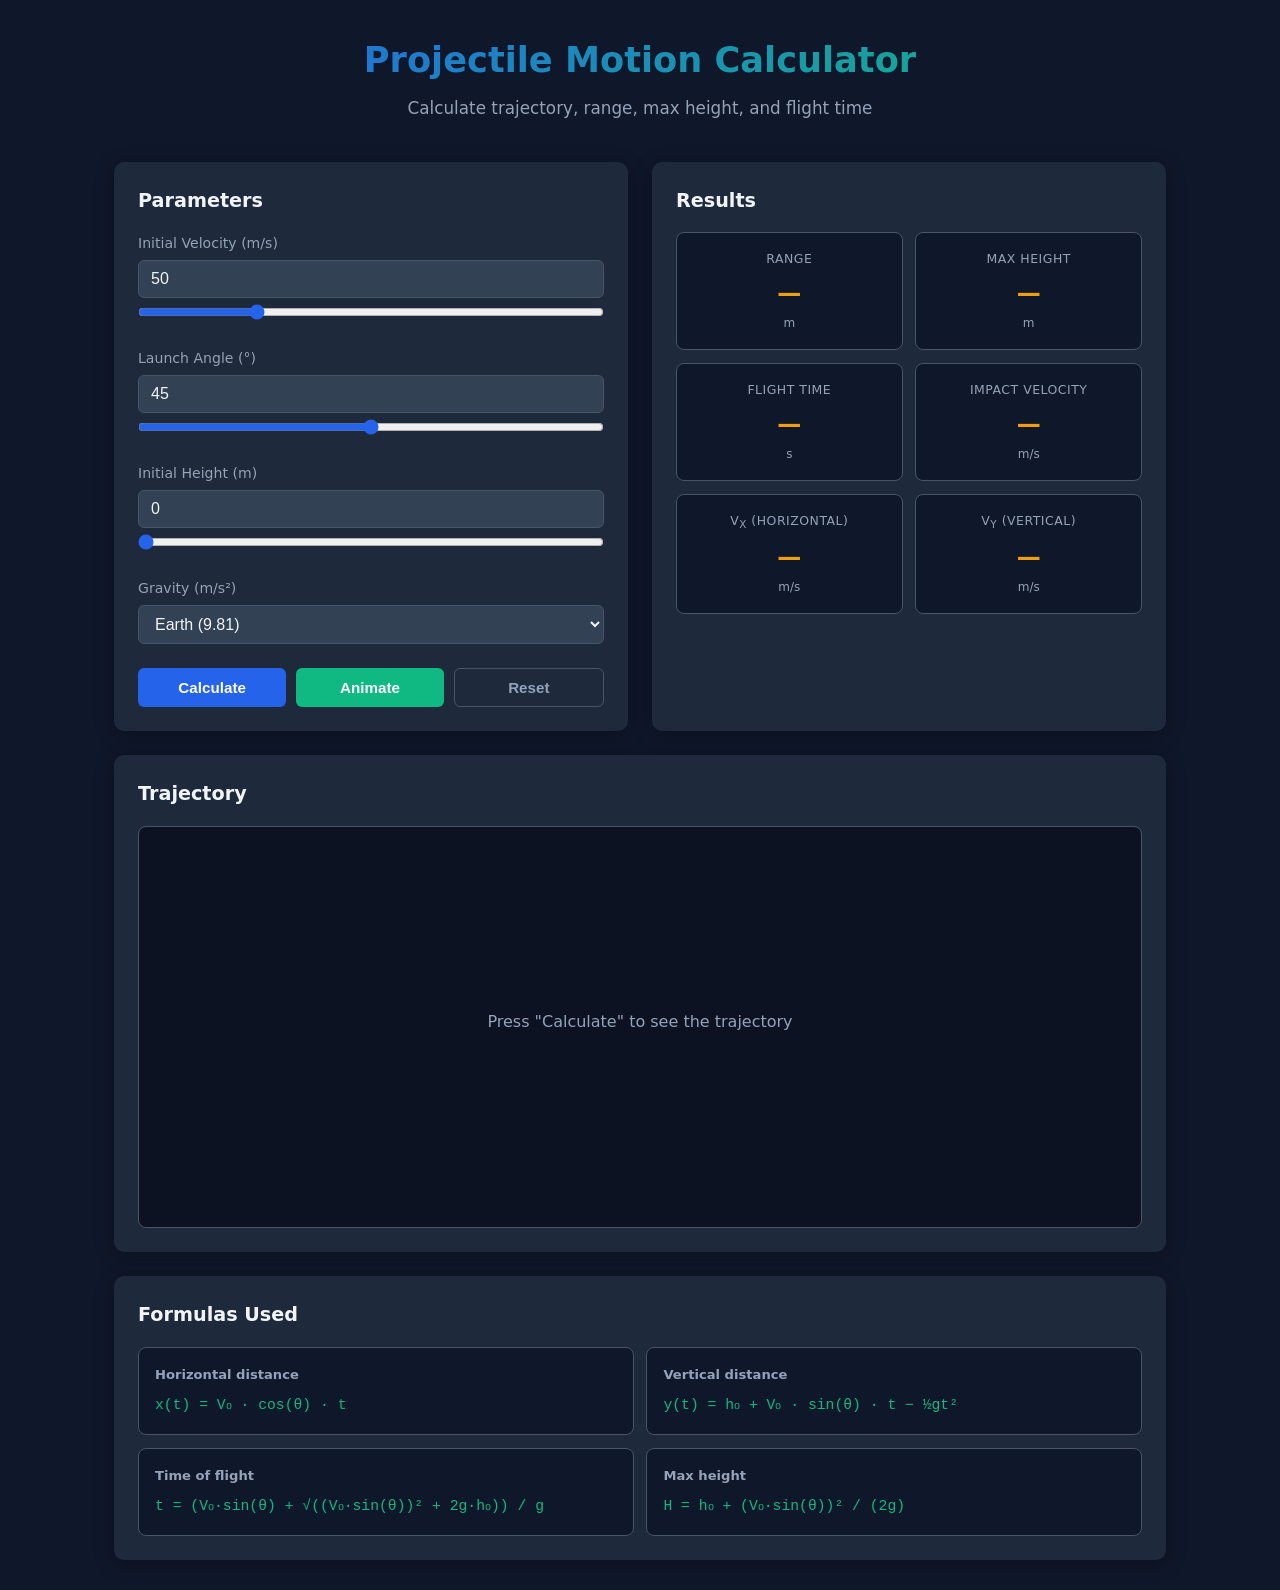
<file: projectile-motion-calculator/index.html>
<!DOCTYPE html>
<html lang="en">
<head>
    <meta charset="UTF-8">
    <meta name="viewport" content="width=device-width, initial-scale=1.0">
    <title>Projectile Motion Calculator</title>
    <link rel="stylesheet" href="style.css">
</head>
<body>
    <div class="container">
        <header>
            <h1>Projectile Motion Calculator</h1>
            <p class="subtitle">Calculate trajectory, range, max height, and flight time</p>
        </header>

        <div class="main-grid">
            <section class="input-panel">
                <h2>Parameters</h2>

                <div class="input-group">
                    <label for="velocity">Initial Velocity (m/s)</label>
                    <input type="number" id="velocity" value="50" min="0.1" max="1000" step="0.1">
                    <input type="range" id="velocitySlider" min="1" max="200" value="50" step="0.5">
                </div>

                <div class="input-group">
                    <label for="angle">Launch Angle (&deg;)</label>
                    <input type="number" id="angle" value="45" min="0" max="90" step="0.1">
                    <input type="range" id="angleSlider" min="0" max="90" value="45" step="0.5">
                </div>

                <div class="input-group">
                    <label for="height">Initial Height (m)</label>
                    <input type="number" id="height" value="0" min="0" max="500" step="0.1">
                    <input type="range" id="heightSlider" min="0" max="100" value="0" step="0.5">
                </div>

                <div class="input-group">
                    <label for="gravity">Gravity (m/s&sup2;)</label>
                    <select id="gravity">
                        <option value="9.81" selected>Earth (9.81)</option>
                        <option value="1.62">Moon (1.62)</option>
                        <option value="3.72">Mars (3.72)</option>
                        <option value="8.87">Venus (8.87)</option>
                        <option value="24.79">Jupiter (24.79)</option>
                        <option value="0">Zero-G (0)</option>
                    </select>
                </div>

                <div class="button-row">
                    <button id="btnCalculate" class="btn-primary">Calculate</button>
                    <button id="btnAnimate" class="btn-secondary">Animate</button>
                    <button id="btnReset" class="btn-outline">Reset</button>
                </div>
            </section>

            <section class="results-panel">
                <h2>Results</h2>
                <div class="results-grid">
                    <div class="result-card">
                        <span class="result-label">Range</span>
                        <span class="result-value" id="resRange">—</span>
                        <span class="result-unit">m</span>
                    </div>
                    <div class="result-card">
                        <span class="result-label">Max Height</span>
                        <span class="result-value" id="resMaxHeight">—</span>
                        <span class="result-unit">m</span>
                    </div>
                    <div class="result-card">
                        <span class="result-label">Flight Time</span>
                        <span class="result-value" id="resTime">—</span>
                        <span class="result-unit">s</span>
                    </div>
                    <div class="result-card">
                        <span class="result-label">Impact Velocity</span>
                        <span class="result-value" id="resImpactV">—</span>
                        <span class="result-unit">m/s</span>
                    </div>
                    <div class="result-card">
                        <span class="result-label">V<sub>x</sub> (horizontal)</span>
                        <span class="result-value" id="resVx">—</span>
                        <span class="result-unit">m/s</span>
                    </div>
                    <div class="result-card">
                        <span class="result-label">V<sub>y</sub> (vertical)</span>
                        <span class="result-value" id="resVy">—</span>
                        <span class="result-unit">m/s</span>
                    </div>
                </div>
            </section>
        </div>

        <section class="canvas-section">
            <h2>Trajectory</h2>
            <div class="canvas-wrapper">
                <canvas id="trajectoryCanvas"></canvas>
            </div>
        </section>

        <section class="formulas-section">
            <h2>Formulas Used</h2>
            <div class="formulas-grid">
                <div class="formula-card">
                    <strong>Horizontal distance</strong>
                    <code>x(t) = V₀ · cos(θ) · t</code>
                </div>
                <div class="formula-card">
                    <strong>Vertical distance</strong>
                    <code>y(t) = h₀ + V₀ · sin(θ) · t − ½gt²</code>
                </div>
                <div class="formula-card">
                    <strong>Time of flight</strong>
                    <code>t = (V₀·sin(θ) + √((V₀·sin(θ))² + 2g·h₀)) / g</code>
                </div>
                <div class="formula-card">
                    <strong>Max height</strong>
                    <code>H = h₀ + (V₀·sin(θ))² / (2g)</code>
                </div>
            </div>
        </section>
    </div>

    <script src="script.js"></script>
</body>
</html>
</file>
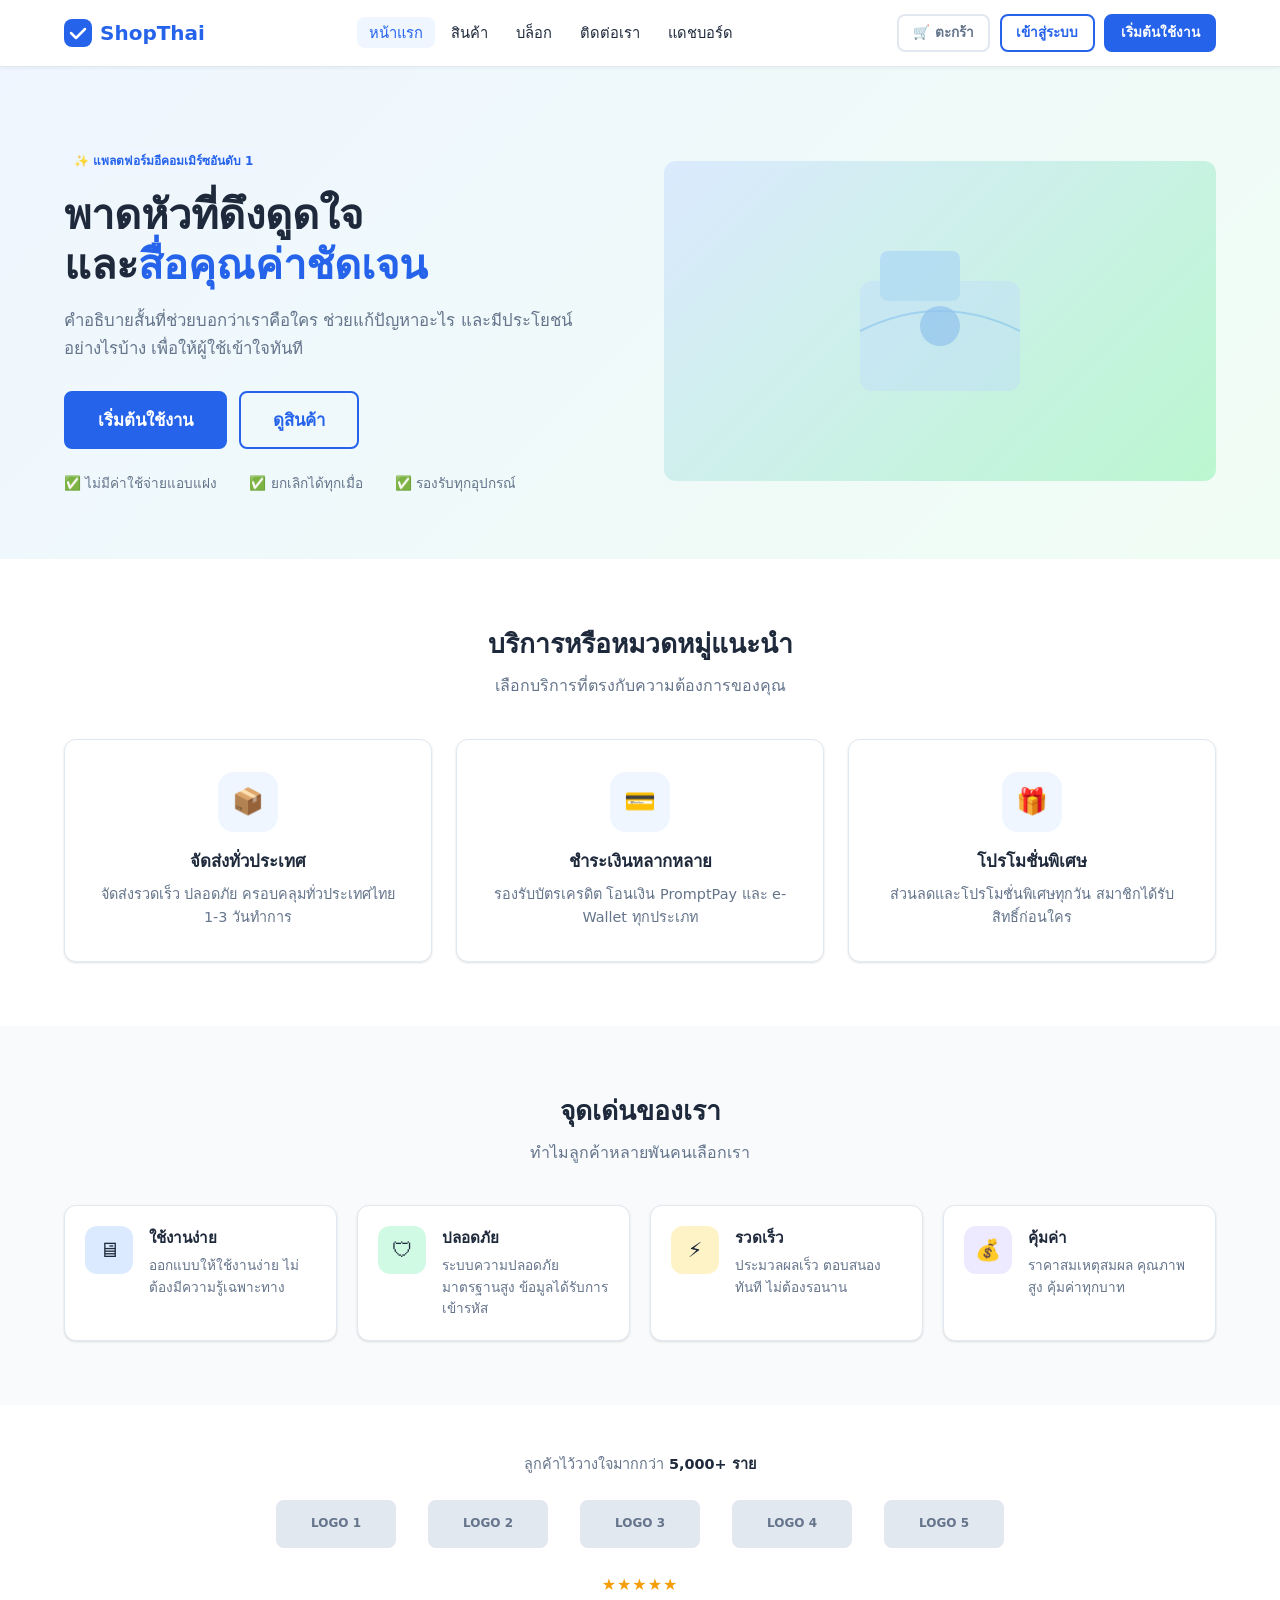
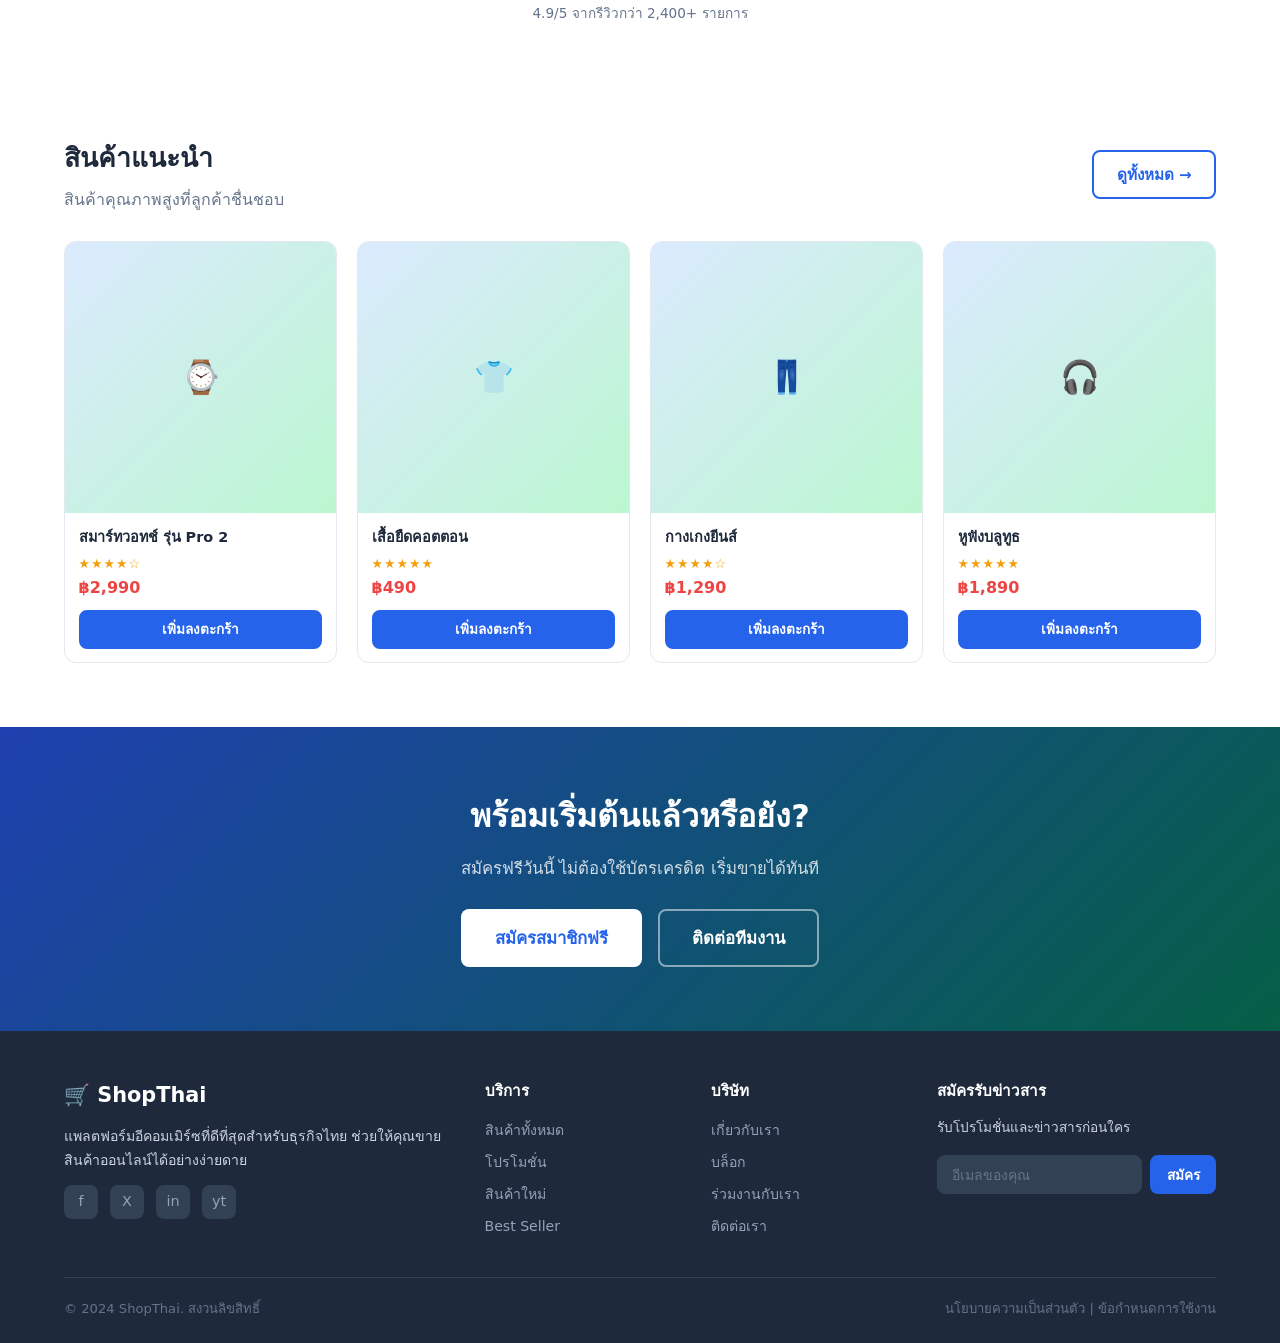
<file: shop/index.html>
<!DOCTYPE html>
<html lang="th">
<head>
  <meta charset="UTF-8">
  <meta name="viewport" content="width=device-width, initial-scale=1.0">
  <title>ShopThai - หน้าแรก</title>
  <link rel="stylesheet" href="style.css">
</head>
<body>

<!-- Navbar -->
<nav class="navbar">
  <div class="container">
    <div class="navbar-inner">
      <a href="index.html" class="navbar-brand">
        <svg width="28" height="28" viewBox="0 0 28 28" fill="none"><rect width="28" height="28" rx="8" fill="#2563eb"/><path d="M7 14l5 5 9-9" stroke="#fff" stroke-width="2.5" stroke-linecap="round" stroke-linejoin="round"/></svg>
        ShopThai
      </a>
      <ul class="navbar-nav" id="mainNav">
        <li><a href="index.html" class="active">หน้าแรก</a></li>
        <li><a href="product.html">สินค้า</a></li>
        <li><a href="blog.html">บล็อก</a></li>
        <li><a href="contact.html">ติดต่อเรา</a></li>
        <li><a href="dashboard.html">แดชบอร์ด</a></li>
      </ul>
      <div class="navbar-actions">
        <a href="cart.html" class="btn btn-ghost btn-sm cart-icon" style="position:relative;">
          🛒 ตะกร้า
          <span class="cart-badge">0</span>
        </a>
        <a href="login.html" class="btn btn-outline btn-sm">เข้าสู่ระบบ</a>
        <a href="signup.html" class="btn btn-primary btn-sm">เริ่มต้นใช้งาน</a>
        <button class="hamburger" aria-label="เมนู">
          <span></span><span></span><span></span>
        </button>
      </div>
    </div>
  </div>
</nav>

<!-- Hero -->
<section class="hero">
  <div class="container">
    <div class="hero-inner">
      <div class="hero-text">
        <div class="badge badge-primary" style="margin-bottom:1rem;">✨ แพลตฟอร์มอีคอมเมิร์ซอันดับ 1</div>
        <h1 class="hero-title">
          พาดหัวที่ดึงดูดใจ<br>
          และ<span>สื่อคุณค่าชัดเจน</span>
        </h1>
        <p class="hero-desc">คำอธิบายสั้นที่ช่วยบอกว่าเราคือใคร ช่วยแก้ปัญหาอะไร และมีประโยชน์อย่างไรบ้าง เพื่อให้ผู้ใช้เข้าใจทันที</p>
        <div class="hero-actions">
          <a href="signup.html" class="btn btn-primary btn-lg">เริ่มต้นใช้งาน</a>
          <a href="product.html" class="btn btn-outline btn-lg">ดูสินค้า</a>
        </div>
        <div style="margin-top:1.5rem; display:flex; gap:2rem; flex-wrap:wrap;">
          <div style="font-size:.85rem; color:var(--text-muted);">✅ ไม่มีค่าใช้จ่ายแอบแฝง</div>
          <div style="font-size:.85rem; color:var(--text-muted);">✅ ยกเลิกได้ทุกเมื่อ</div>
          <div style="font-size:.85rem; color:var(--text-muted);">✅ รองรับทุกอุปกรณ์</div>
        </div>
      </div>
      <div class="hero-image">
        <svg width="200" height="200" viewBox="0 0 200 200" fill="none">
          <rect x="20" y="60" width="160" height="110" rx="12" fill="#bfdbfe"/>
          <rect x="40" y="30" width="80" height="50" rx="8" fill="#93c5fd"/>
          <path d="M20 110 Q100 70 180 110" stroke="#60a5fa" stroke-width="2" fill="none"/>
          <circle cx="100" cy="105" r="20" fill="#3b82f6" opacity=".7"/>
        </svg>
      </div>
    </div>
  </div>
</section>

<!-- Services -->
<section class="section section-alt">
  <div class="container">
    <div class="text-center">
      <h2 class="section-title">บริการหรือหมวดหมู่แนะนำ</h2>
      <p class="section-subtitle">เลือกบริการที่ตรงกับความต้องการของคุณ</p>
    </div>
    <div class="grid-3">
      <div class="card service-card">
        <div class="service-icon">📦</div>
        <h3>จัดส่งทั่วประเทศ</h3>
        <p>จัดส่งรวดเร็ว ปลอดภัย ครอบคลุมทั่วประเทศไทย 1-3 วันทำการ</p>
      </div>
      <div class="card service-card">
        <div class="service-icon">💳</div>
        <h3>ชำระเงินหลากหลาย</h3>
        <p>รองรับบัตรเครดิต โอนเงิน PromptPay และ e-Wallet ทุกประเภท</p>
      </div>
      <div class="card service-card">
        <div class="service-icon">🎁</div>
        <h3>โปรโมชั่นพิเศษ</h3>
        <p>ส่วนลดและโปรโมชั่นพิเศษทุกวัน สมาชิกได้รับสิทธิ์ก่อนใคร</p>
      </div>
    </div>
  </div>
</section>

<!-- Key Benefits -->
<section class="section">
  <div class="container">
    <div class="text-center">
      <h2 class="section-title">จุดเด่นของเรา</h2>
      <p class="section-subtitle">ทำไมลูกค้าหลายพันคนเลือกเรา</p>
    </div>
    <div class="grid-4">
      <div class="card benefit-item">
        <div class="benefit-icon blue">🖥</div>
        <div>
          <h4>ใช้งานง่าย</h4>
          <p>ออกแบบให้ใช้งานง่าย ไม่ต้องมีความรู้เฉพาะทาง</p>
        </div>
      </div>
      <div class="card benefit-item">
        <div class="benefit-icon green">🛡</div>
        <div>
          <h4>ปลอดภัย</h4>
          <p>ระบบความปลอดภัยมาตรฐานสูง ข้อมูลได้รับการเข้ารหัส</p>
        </div>
      </div>
      <div class="card benefit-item">
        <div class="benefit-icon orange">⚡</div>
        <div>
          <h4>รวดเร็ว</h4>
          <p>ประมวลผลเร็ว ตอบสนองทันที ไม่ต้องรอนาน</p>
        </div>
      </div>
      <div class="card benefit-item">
        <div class="benefit-icon purple">💰</div>
        <div>
          <h4>คุ้มค่า</h4>
          <p>ราคาสมเหตุสมผล คุณภาพสูง คุ้มค่าทุกบาท</p>
        </div>
      </div>
    </div>
  </div>
</section>

<!-- Trust -->
<section class="trust-section">
  <div class="container">
    <p class="text-muted" style="font-size:.9rem;">ลูกค้าไว้วางใจมากกว่า <strong style="color:var(--text)">5,000+ ราย</strong></p>
    <div class="logo-row">
      <div class="logo-placeholder">LOGO 1</div>
      <div class="logo-placeholder">LOGO 2</div>
      <div class="logo-placeholder">LOGO 3</div>
      <div class="logo-placeholder">LOGO 4</div>
      <div class="logo-placeholder">LOGO 5</div>
    </div>
    <div style="margin-top:1.5rem;">
      <div class="stars">★★★★★</div>
      <p style="font-size:.85rem; color:var(--text-muted); margin-top:.35rem;">4.9/5 จากรีวิวกว่า 2,400+ รายการ</p>
    </div>
  </div>
</section>

<!-- Featured Products -->
<section class="section section-alt">
  <div class="container">
    <div style="display:flex; justify-content:space-between; align-items:center; margin-bottom:1.75rem;">
      <div>
        <h2 class="section-title">สินค้าแนะนำ</h2>
        <p class="text-muted">สินค้าคุณภาพสูงที่ลูกค้าชื่นชอบ</p>
      </div>
      <a href="product.html" class="btn btn-outline">ดูทั้งหมด →</a>
    </div>
    <div class="grid-4">
      <div class="product-card">
        <div class="product-card-img">⌚</div>
        <div class="product-card-body">
          <p class="product-card-title">สมาร์ทวอทช์ รุ่น Pro 2</p>
          <div class="stars" style="font-size:.8rem;">★★★★☆</div>
          <p class="product-card-price">฿2,990</p>
          <button class="btn btn-primary btn-sm btn-block" style="margin-top:.6rem;" onclick="addToCart(1,'สมาร์ทวอทช์ Pro 2',2990)">เพิ่มลงตะกร้า</button>
        </div>
      </div>
      <div class="product-card">
        <div class="product-card-img">👕</div>
        <div class="product-card-body">
          <p class="product-card-title">เสื้อยืดคอตตอน</p>
          <div class="stars" style="font-size:.8rem;">★★★★★</div>
          <p class="product-card-price">฿490</p>
          <button class="btn btn-primary btn-sm btn-block" style="margin-top:.6rem;" onclick="addToCart(2,'เสื้อยืดคอตตอน',490)">เพิ่มลงตะกร้า</button>
        </div>
      </div>
      <div class="product-card">
        <div class="product-card-img">👖</div>
        <div class="product-card-body">
          <p class="product-card-title">กางเกงยีนส์</p>
          <div class="stars" style="font-size:.8rem;">★★★★☆</div>
          <p class="product-card-price">฿1,290</p>
          <button class="btn btn-primary btn-sm btn-block" style="margin-top:.6rem;" onclick="addToCart(3,'กางเกงยีนส์',1290)">เพิ่มลงตะกร้า</button>
        </div>
      </div>
      <div class="product-card">
        <div class="product-card-img">🎧</div>
        <div class="product-card-body">
          <p class="product-card-title">หูฟังบลูทูธ</p>
          <div class="stars" style="font-size:.8rem;">★★★★★</div>
          <p class="product-card-price">฿1,890</p>
          <button class="btn btn-primary btn-sm btn-block" style="margin-top:.6rem;" onclick="addToCart(4,'หูฟังบลูทูธ',1890)">เพิ่มลงตะกร้า</button>
        </div>
      </div>
    </div>
  </div>
</section>

<!-- CTA Banner -->
<section class="section" style="background:linear-gradient(135deg,#1e40af,#065f46); padding:4rem 0;">
  <div class="container text-center">
    <h2 style="color:#fff; font-size:2rem; margin-bottom:.75rem;">พร้อมเริ่มต้นแล้วหรือยัง?</h2>
    <p style="color:rgba(255,255,255,.8); margin-bottom:1.75rem; font-size:1.05rem;">สมัครฟรีวันนี้ ไม่ต้องใช้บัตรเครดิต เริ่มขายได้ทันที</p>
    <div style="display:flex; gap:1rem; justify-content:center; flex-wrap:wrap;">
      <a href="signup.html" class="btn btn-lg" style="background:#fff; color:var(--primary);">สมัครสมาชิกฟรี</a>
      <a href="contact.html" class="btn btn-lg" style="background:transparent; color:#fff; border-color:rgba(255,255,255,.5);">ติดต่อทีมงาน</a>
    </div>
  </div>
</section>

<!-- Footer -->
<footer>
  <div class="container">
    <div class="footer-grid">
      <div>
        <div class="footer-brand">🛒 ShopThai</div>
        <p class="footer-brand-desc">แพลตฟอร์มอีคอมเมิร์ซที่ดีที่สุดสำหรับธุรกิจไทย ช่วยให้คุณขายสินค้าออนไลน์ได้อย่างง่ายดาย</p>
        <div class="social-links">
          <a href="#">f</a><a href="#">X</a><a href="#">in</a><a href="#">yt</a>
        </div>
      </div>
      <div class="footer-col">
        <h4>บริการ</h4>
        <ul>
          <li><a href="product.html">สินค้าทั้งหมด</a></li>
          <li><a href="#">โปรโมชั่น</a></li>
          <li><a href="#">สินค้าใหม่</a></li>
          <li><a href="#">Best Seller</a></li>
        </ul>
      </div>
      <div class="footer-col">
        <h4>บริษัท</h4>
        <ul>
          <li><a href="#">เกี่ยวกับเรา</a></li>
          <li><a href="blog.html">บล็อก</a></li>
          <li><a href="#">ร่วมงานกับเรา</a></li>
          <li><a href="contact.html">ติดต่อเรา</a></li>
        </ul>
      </div>
      <div class="footer-col">
        <h4>สมัครรับข่าวสาร</h4>
        <p style="font-size:.85rem; margin-bottom:.75rem;">รับโปรโมชั่นและข่าวสารก่อนใคร</p>
        <div class="footer-newsletter">
          <input type="email" placeholder="อีเมลของคุณ">
          <button class="btn btn-primary btn-sm">สมัคร</button>
        </div>
      </div>
    </div>
    <div class="footer-bottom">
      <span>© 2024 ShopThai. สงวนลิขสิทธิ์</span>
      <span>นโยบายความเป็นส่วนตัว | ข้อกำหนดการใช้งาน</span>
    </div>
  </div>
</footer>

<script src="script.js"></script>
</body>
</html>
</file>
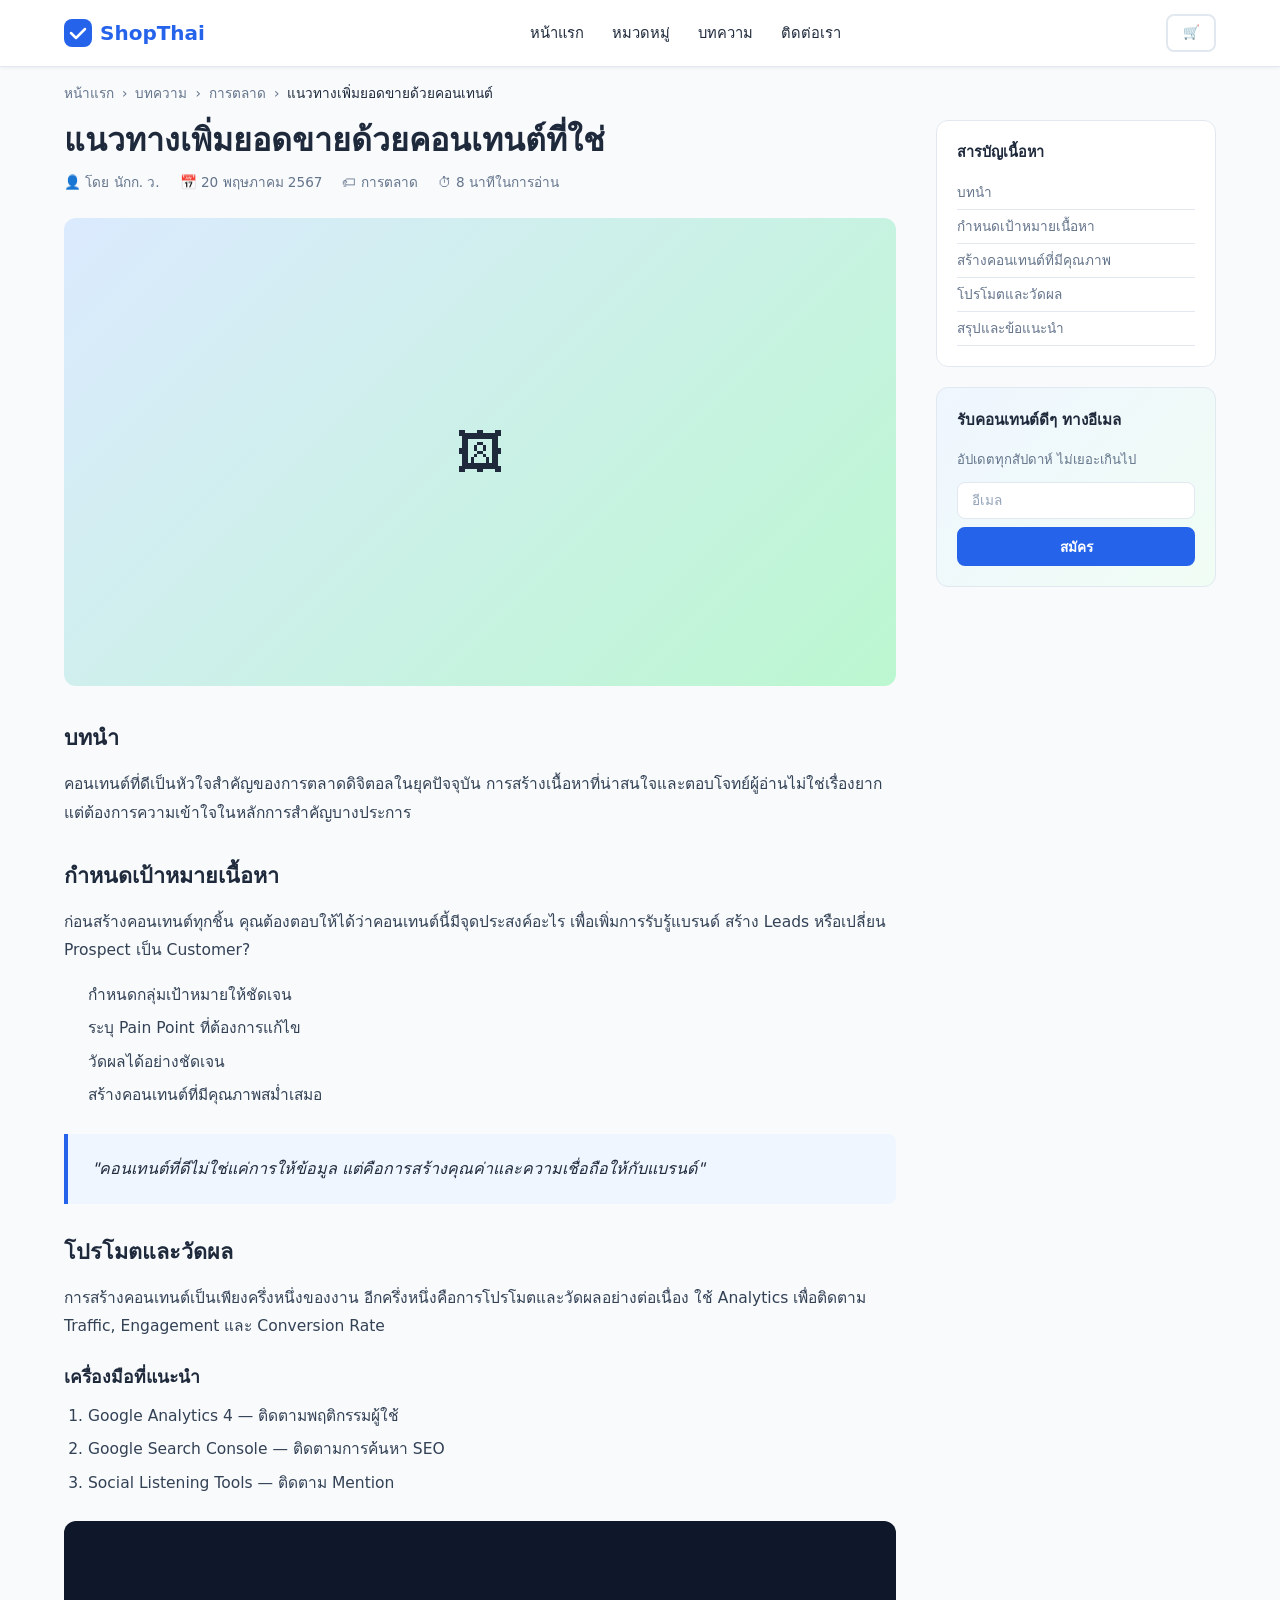
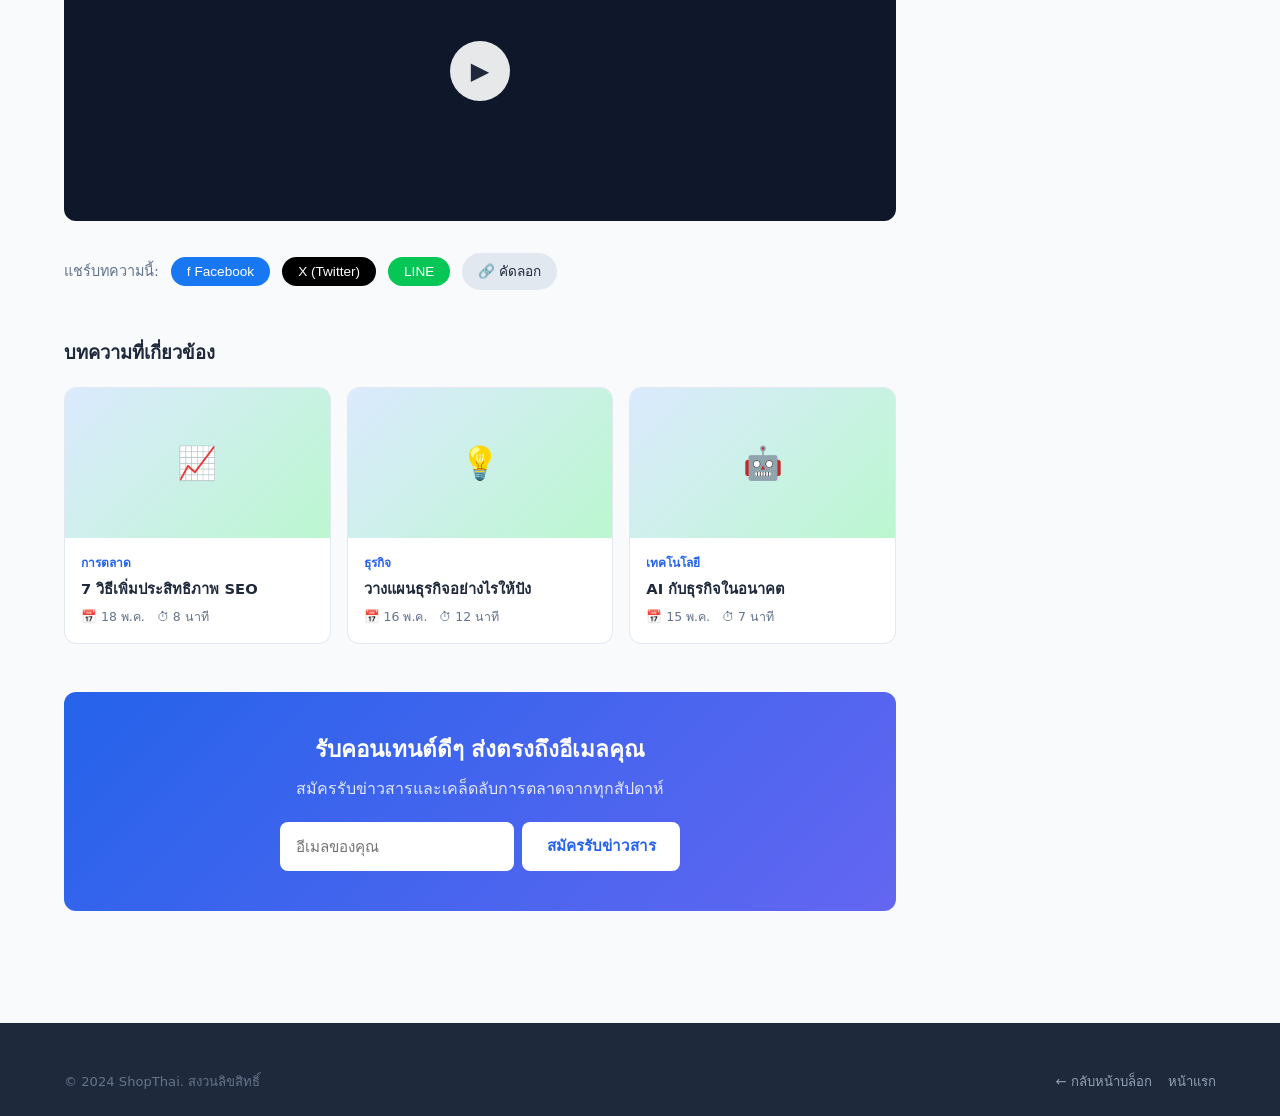
<file: shop/blog-post.html>
<!DOCTYPE html>
<html lang="th">
<head>
  <meta charset="UTF-8">
  <meta name="viewport" content="width=device-width, initial-scale=1.0">
  <title>ShopThai - เทคนิคสร้างคอนเทนต์ให้โดนใจ</title>
  <link rel="stylesheet" href="style.css">
</head>
<body>

<nav class="navbar">
  <div class="container">
    <div class="navbar-inner">
      <a href="index.html" class="navbar-brand">
        <svg width="28" height="28" viewBox="0 0 28 28" fill="none"><rect width="28" height="28" rx="8" fill="#2563eb"/><path d="M7 14l5 5 9-9" stroke="#fff" stroke-width="2.5" stroke-linecap="round" stroke-linejoin="round"/></svg>
        ShopThai
      </a>
      <ul class="navbar-nav" id="mainNav">
        <li><a href="index.html">หน้าแรก</a></li>
        <li><a href="#">หมวดหมู่</a></li>
        <li><a href="blog.html">บทความ</a></li>
        <li><a href="contact.html">ติดต่อเรา</a></li>
      </ul>
      <div class="navbar-actions">
        <a href="cart.html" class="btn btn-ghost btn-sm cart-icon">🛒<span class="cart-badge">0</span></a>
        <button class="hamburger"><span></span><span></span><span></span></button>
      </div>
    </div>
  </div>
</nav>

<div class="container">
  <nav class="breadcrumb">
    <a href="index.html">หน้าแรก</a> ›
    <a href="blog.html">บทความ</a> ›
    <a href="#">การตลาด</a> ›
    <span>แนวทางเพิ่มยอดขายด้วยคอนเทนต์</span>
  </nav>
</div>

<section class="section" style="padding-top:0;">
  <div class="container">
    <div class="post-layout">

      <!-- Article -->
      <article>
        <h1 class="post-title">แนวทางเพิ่มยอดขายด้วยคอนเทนต์ที่ใช่</h1>
        <div class="post-meta">
          <span>👤 โดย นักก. ว.</span>
          <span>📅 20 พฤษภาคม 2567</span>
          <span>🏷 การตลาด</span>
          <span>⏱ 8 นาทีในการอ่าน</span>
        </div>

        <div class="featured-img">🖼</div>

        <div class="article-body">
          <h2>บทนำ</h2>
          <p>คอนเทนต์ที่ดีเป็นหัวใจสำคัญของการตลาดดิจิตอลในยุคปัจจุบัน การสร้างเนื้อหาที่น่าสนใจและตอบโจทย์ผู้อ่านไม่ใช่เรื่องยาก แต่ต้องการความเข้าใจในหลักการสำคัญบางประการ</p>

          <h2>กำหนดเป้าหมายเนื้อหา</h2>
          <p>ก่อนสร้างคอนเทนต์ทุกชิ้น คุณต้องตอบให้ได้ว่าคอนเทนต์นี้มีจุดประสงค์อะไร เพื่อเพิ่มการรับรู้แบรนด์ สร้าง Leads หรือเปลี่ยน Prospect เป็น Customer?</p>
          <ul>
            <li>กำหนดกลุ่มเป้าหมายให้ชัดเจน</li>
            <li>ระบุ Pain Point ที่ต้องการแก้ไข</li>
            <li>วัดผลได้อย่างชัดเจน</li>
            <li>สร้างคอนเทนต์ที่มีคุณภาพสม่ำเสมอ</li>
          </ul>

          <div class="blockquote">
            "คอนเทนต์ที่ดีไม่ใช่แค่การให้ข้อมูล แต่คือการสร้างคุณค่าและความเชื่อถือให้กับแบรนด์"
          </div>

          <h2>โปรโมตและวัดผล</h2>
          <p>การสร้างคอนเทนต์เป็นเพียงครึ่งหนึ่งของงาน อีกครึ่งหนึ่งคือการโปรโมตและวัดผลอย่างต่อเนื่อง ใช้ Analytics เพื่อติดตาม Traffic, Engagement และ Conversion Rate</p>

          <h3>เครื่องมือที่แนะนำ</h3>
          <ol>
            <li>Google Analytics 4 — ติดตามพฤติกรรมผู้ใช้</li>
            <li>Google Search Console — ติดตามการค้นหา SEO</li>
            <li>Social Listening Tools — ติดตาม Mention</li>
          </ol>
        </div>

        <!-- Video -->
        <div class="video-embed">
          <div class="play-btn">▶</div>
        </div>

        <!-- Share -->
        <div class="share-row">
          <span style="font-size:.9rem; color:var(--text-muted); font-weight:500;">แชร์บทความนี้:</span>
          <button class="share-btn share-fb">f Facebook</button>
          <button class="share-btn share-x">X (Twitter)</button>
          <button class="share-btn share-line">LINE</button>
          <button class="share-btn share-copy" onclick="showToast('คัดลอกลิงค์แล้ว!')">🔗 คัดลอก</button>
        </div>

        <!-- Related Posts -->
        <div style="margin-top:3rem;">
          <h2 style="font-size:1.15rem; font-weight:700; margin-bottom:1.25rem;">บทความที่เกี่ยวข้อง</h2>
          <div class="related-posts">
            <div class="article-card">
              <div class="article-card-img">📈</div>
              <div class="article-card-body">
                <p class="article-card-cat">การตลาด</p>
                <h3 class="article-card-title"><a href="blog-post.html" style="color:var(--text);">7 วิธีเพิ่มประสิทธิภาพ SEO</a></h3>
                <div class="article-card-meta"><span>📅 18 พ.ค.</span><span>⏱ 8 นาที</span></div>
              </div>
            </div>
            <div class="article-card">
              <div class="article-card-img">💡</div>
              <div class="article-card-body">
                <p class="article-card-cat">ธุรกิจ</p>
                <h3 class="article-card-title"><a href="blog-post.html" style="color:var(--text);">วางแผนธุรกิจอย่างไรให้ปัง</a></h3>
                <div class="article-card-meta"><span>📅 16 พ.ค.</span><span>⏱ 12 นาที</span></div>
              </div>
            </div>
            <div class="article-card">
              <div class="article-card-img">🤖</div>
              <div class="article-card-body">
                <p class="article-card-cat">เทคโนโลยี</p>
                <h3 class="article-card-title"><a href="blog-post.html" style="color:var(--text);">AI กับธุรกิจในอนาคต</a></h3>
                <div class="article-card-meta"><span>📅 15 พ.ค.</span><span>⏱ 7 นาที</span></div>
              </div>
            </div>
          </div>
        </div>

        <!-- CTA -->
        <div class="cta-banner">
          <h3>รับคอนเทนต์ดีๆ ส่งตรงถึงอีเมลคุณ</h3>
          <p>สมัครรับข่าวสารและเคล็ดลับการตลาดจากทุกสัปดาห์</p>
          <div class="cta-newsletter-row">
            <input type="email" placeholder="อีเมลของคุณ">
            <button class="btn" style="background:#fff;color:var(--primary);white-space:nowrap;">สมัครรับข่าวสาร</button>
          </div>
        </div>
      </article>

      <!-- Sidebar -->
      <aside>
        <div class="sidebar-widget toc">
          <h4 class="toc-title">สารบัญเนื้อหา</h4>
          <ul class="toc-list">
            <li><a href="#">บทนำ</a></li>
            <li><a href="#">กำหนดเป้าหมายเนื้อหา</a></li>
            <li><a href="#">สร้างคอนเทนต์ที่มีคุณภาพ</a></li>
            <li><a href="#">โปรโมตและวัดผล</a></li>
            <li><a href="#">สรุปและข้อแนะนำ</a></li>
          </ul>
        </div>

        <div class="sidebar-widget" style="margin-top:1.25rem;background:linear-gradient(135deg,#eff6ff,#f0fdf4);">
          <h4 class="sidebar-widget-title">รับคอนเทนต์ดีๆ ทางอีเมล</h4>
          <p style="font-size:.82rem;color:var(--text-muted);margin-bottom:.75rem;">อัปเดตทุกสัปดาห์ ไม่เยอะเกินไป</p>
          <div class="newsletter-input-row">
            <input type="email" class="form-control" placeholder="อีเมล" style="font-size:.85rem;">
            <button class="btn btn-primary btn-block btn-sm">สมัคร</button>
          </div>
        </div>
      </aside>
    </div>
  </div>
</section>

<footer>
  <div class="container">
    <div class="footer-bottom" style="border-top:none;padding-top:0;">
      <span>© 2024 ShopThai. สงวนลิขสิทธิ์</span>
      <div style="display:flex;gap:1rem;">
        <a href="blog.html" style="color:#94a3b8;">← กลับหน้าบล็อก</a>
        <a href="index.html" style="color:#94a3b8;">หน้าแรก</a>
      </div>
    </div>
  </div>
</footer>

<script src="script.js"></script>
</body>
</html>
</file>
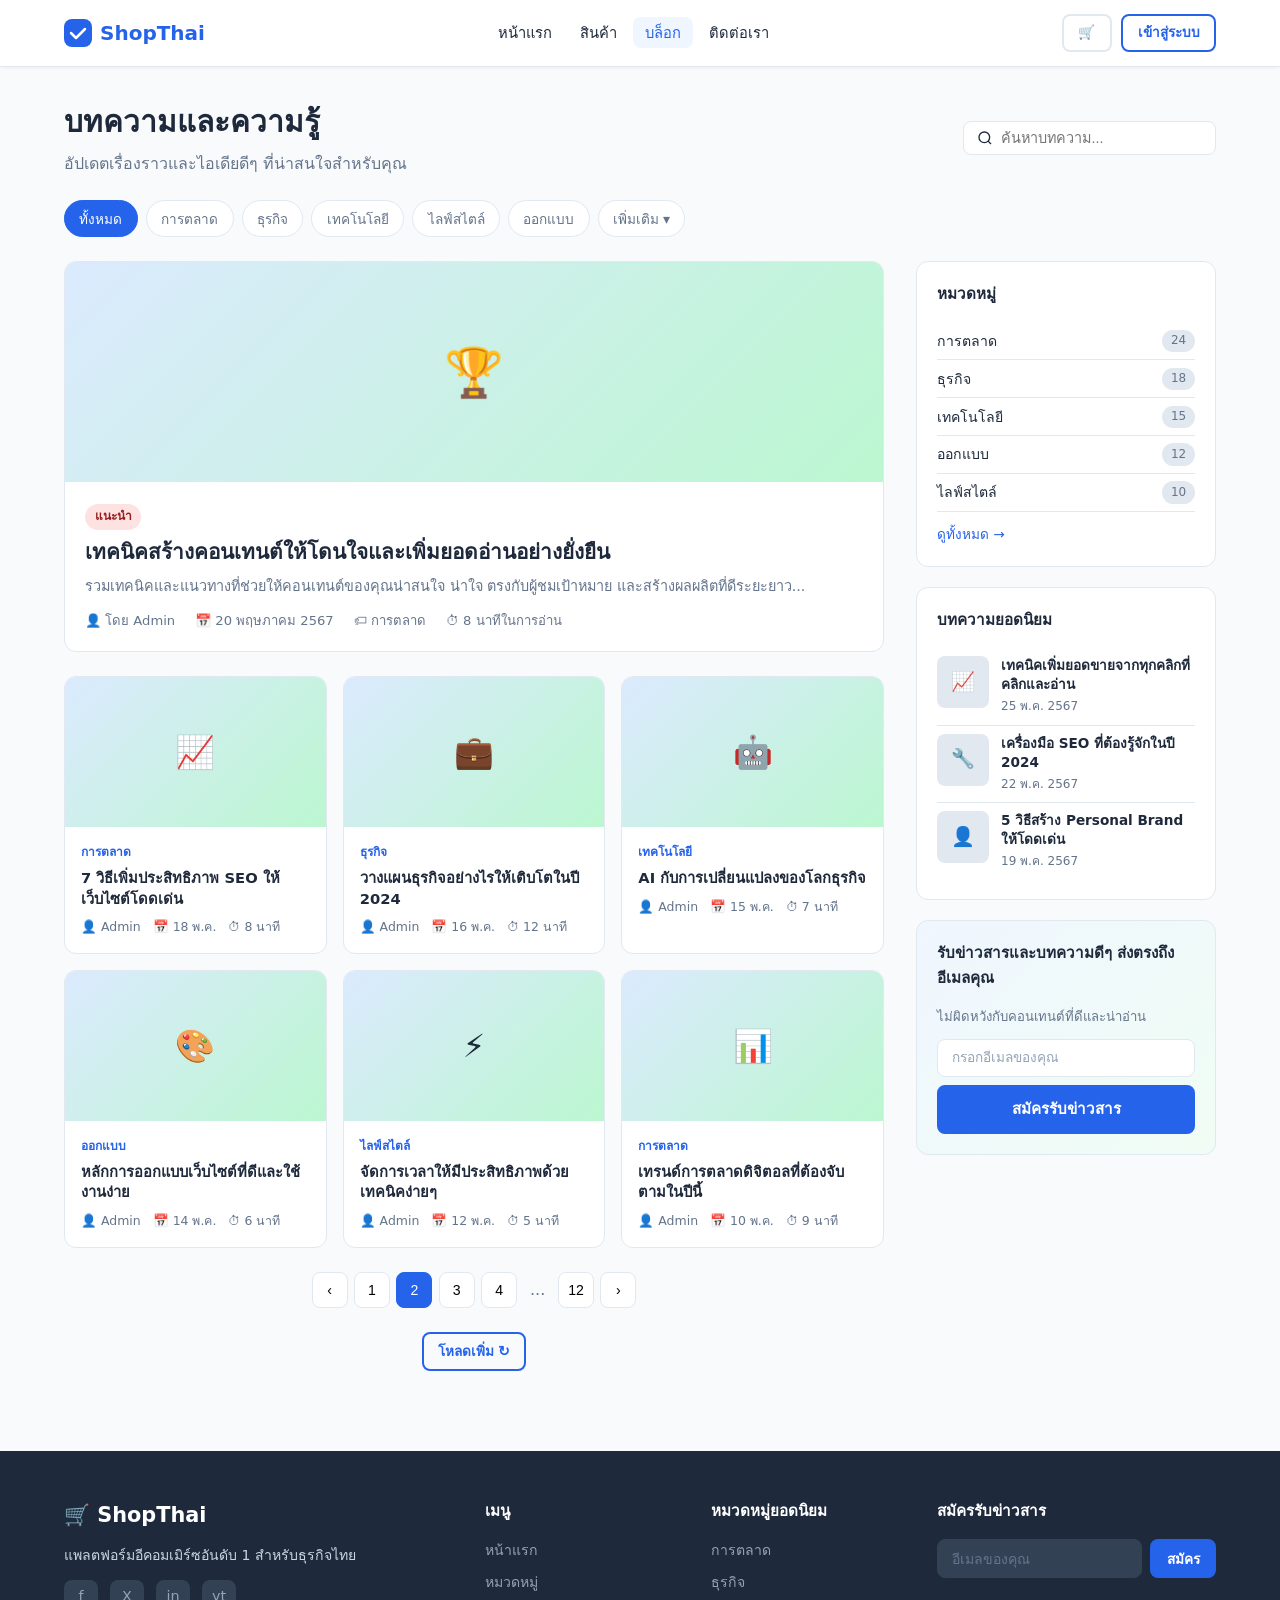
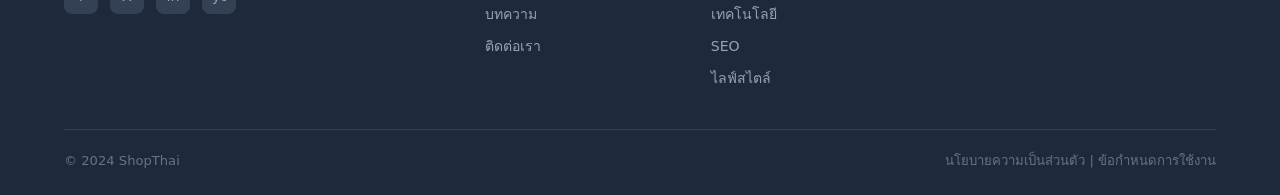
<file: shop/blog.html>
<!DOCTYPE html>
<html lang="th">
<head>
  <meta charset="UTF-8">
  <meta name="viewport" content="width=device-width, initial-scale=1.0">
  <title>ShopThai - บล็อกและความรู้</title>
  <link rel="stylesheet" href="style.css">
</head>
<body>

<nav class="navbar">
  <div class="container">
    <div class="navbar-inner">
      <a href="index.html" class="navbar-brand">
        <svg width="28" height="28" viewBox="0 0 28 28" fill="none"><rect width="28" height="28" rx="8" fill="#2563eb"/><path d="M7 14l5 5 9-9" stroke="#fff" stroke-width="2.5" stroke-linecap="round" stroke-linejoin="round"/></svg>
        ShopThai
      </a>
      <ul class="navbar-nav" id="mainNav">
        <li><a href="index.html">หน้าแรก</a></li>
        <li><a href="product.html">สินค้า</a></li>
        <li><a href="blog.html" class="active">บล็อก</a></li>
        <li><a href="contact.html">ติดต่อเรา</a></li>
      </ul>
      <div class="navbar-actions">
        <a href="cart.html" class="btn btn-ghost btn-sm cart-icon">🛒<span class="cart-badge">0</span></a>
        <a href="login.html" class="btn btn-outline btn-sm">เข้าสู่ระบบ</a>
        <button class="hamburger"><span></span><span></span><span></span></button>
      </div>
    </div>
  </div>
</nav>

<section class="section" style="padding-top:2rem;">
  <div class="container">

    <div class="blog-header-row">
      <div>
        <h1 style="font-size:1.85rem; font-weight:800; margin-bottom:.3rem;">บทความและความรู้</h1>
        <p class="text-muted">อัปเดตเรื่องราวและไอเดียดีๆ ที่น่าสนใจสำหรับคุณ</p>
      </div>
      <div class="search-box">
        <svg width="16" height="16" viewBox="0 0 24 24" fill="none" stroke="currentColor" stroke-width="2"><circle cx="11" cy="11" r="8"/><line x1="21" y1="21" x2="16.65" y2="16.65"/></svg>
        <input type="text" placeholder="ค้นหาบทความ...">
      </div>
    </div>

    <!-- Category Tabs -->
    <div class="category-tabs">
      <button class="cat-tab active">ทั้งหมด</button>
      <button class="cat-tab">การตลาด</button>
      <button class="cat-tab">ธุรกิจ</button>
      <button class="cat-tab">เทคโนโลยี</button>
      <button class="cat-tab">ไลฟ์สไตล์</button>
      <button class="cat-tab">ออกแบบ</button>
      <button class="cat-tab">เพิ่มเติม ▾</button>
    </div>

    <div class="blog-layout">
      <!-- Main Content -->
      <div>
        <!-- Featured Post -->
        <div class="featured-post">
          <div class="featured-post-img">🏆</div>
          <div class="featured-post-body">
            <span class="badge badge-danger" style="margin-bottom:.5rem;">แนะนำ</span>
            <h2 style="font-size:1.3rem; font-weight:800; margin-bottom:.5rem; line-height:1.35;">
              <a href="blog-post.html" style="color:var(--text);">เทคนิคสร้างคอนเทนต์ให้โดนใจและเพิ่มยอดอ่านอย่างยั่งยืน</a>
            </h2>
            <p style="color:var(--text-muted); font-size:.9rem; margin-bottom:.75rem; line-height:1.7;">รวมเทคนิคและแนวทางที่ช่วยให้คอนเทนต์ของคุณน่าสนใจ น่าใจ ตรงกับผู้ชมเป้าหมาย และสร้างผลผลิตที่ดีระยะยาว...</p>
            <div style="display:flex;gap:1.25rem;font-size:.82rem;color:var(--text-muted);flex-wrap:wrap;">
              <span>👤 โดย Admin</span>
              <span>📅 20 พฤษภาคม 2567</span>
              <span>🏷 การตลาด</span>
              <span>⏱ 8 นาทีในการอ่าน</span>
            </div>
          </div>
        </div>

        <!-- Article Cards -->
        <div class="article-cards">
          <div class="article-card">
            <div class="article-card-img">📈</div>
            <div class="article-card-body">
              <p class="article-card-cat">การตลาด</p>
              <h3 class="article-card-title"><a href="blog-post.html" style="color:var(--text);">7 วิธีเพิ่มประสิทธิภาพ SEO ให้เว็บไซต์โดดเด่น</a></h3>
              <div class="article-card-meta"><span>👤 Admin</span><span>📅 18 พ.ค.</span><span>⏱ 8 นาที</span></div>
            </div>
          </div>
          <div class="article-card">
            <div class="article-card-img">💼</div>
            <div class="article-card-body">
              <p class="article-card-cat">ธุรกิจ</p>
              <h3 class="article-card-title"><a href="blog-post.html" style="color:var(--text);">วางแผนธุรกิจอย่างไรให้เติบโตในปี 2024</a></h3>
              <div class="article-card-meta"><span>👤 Admin</span><span>📅 16 พ.ค.</span><span>⏱ 12 นาที</span></div>
            </div>
          </div>
          <div class="article-card">
            <div class="article-card-img">🤖</div>
            <div class="article-card-body">
              <p class="article-card-cat">เทคโนโลยี</p>
              <h3 class="article-card-title"><a href="blog-post.html" style="color:var(--text);">AI กับการเปลี่ยนแปลงของโลกธุรกิจ</a></h3>
              <div class="article-card-meta"><span>👤 Admin</span><span>📅 15 พ.ค.</span><span>⏱ 7 นาที</span></div>
            </div>
          </div>
          <div class="article-card">
            <div class="article-card-img">🎨</div>
            <div class="article-card-body">
              <p class="article-card-cat">ออกแบบ</p>
              <h3 class="article-card-title"><a href="blog-post.html" style="color:var(--text);">หลักการออกแบบเว็บไซต์ที่ดีและใช้งานง่าย</a></h3>
              <div class="article-card-meta"><span>👤 Admin</span><span>📅 14 พ.ค.</span><span>⏱ 6 นาที</span></div>
            </div>
          </div>
          <div class="article-card">
            <div class="article-card-img">⚡</div>
            <div class="article-card-body">
              <p class="article-card-cat">ไลฟ์สไตล์</p>
              <h3 class="article-card-title"><a href="blog-post.html" style="color:var(--text);">จัดการเวลาให้มีประสิทธิภาพด้วยเทคนิคง่ายๆ</a></h3>
              <div class="article-card-meta"><span>👤 Admin</span><span>📅 12 พ.ค.</span><span>⏱ 5 นาที</span></div>
            </div>
          </div>
          <div class="article-card">
            <div class="article-card-img">📊</div>
            <div class="article-card-body">
              <p class="article-card-cat">การตลาด</p>
              <h3 class="article-card-title"><a href="blog-post.html" style="color:var(--text);">เทรนด์การตลาดดิจิตอลที่ต้องจับตามในปีนี้</a></h3>
              <div class="article-card-meta"><span>👤 Admin</span><span>📅 10 พ.ค.</span><span>⏱ 9 นาที</span></div>
            </div>
          </div>
        </div>

        <!-- Pagination -->
        <div class="pagination">
          <button class="page-btn">‹</button>
          <button class="page-btn">1</button>
          <button class="page-btn active">2</button>
          <button class="page-btn">3</button>
          <button class="page-btn">4</button>
          <span style="padding:0 .4rem;color:var(--text-muted);">...</span>
          <button class="page-btn">12</button>
          <button class="page-btn">›</button>
        </div>
        <div style="text-align:center;margin-bottom:1rem;">
          <button class="btn btn-outline btn-sm">โหลดเพิ่ม ↻</button>
        </div>
      </div>

      <!-- Sidebar -->
      <div>
        <!-- Categories -->
        <div class="sidebar-widget">
          <h4 class="sidebar-widget-title">หมวดหมู่</h4>
          <div class="cat-list-item"><span>การตลาด</span><span class="cat-count">24</span></div>
          <div class="cat-list-item"><span>ธุรกิจ</span><span class="cat-count">18</span></div>
          <div class="cat-list-item"><span>เทคโนโลยี</span><span class="cat-count">15</span></div>
          <div class="cat-list-item"><span>ออกแบบ</span><span class="cat-count">12</span></div>
          <div class="cat-list-item"><span>ไลฟ์สไตล์</span><span class="cat-count">10</span></div>
          <a href="#" style="display:block;margin-top:.75rem;font-size:.85rem;">ดูทั้งหมด →</a>
        </div>

        <!-- Popular -->
        <div class="sidebar-widget">
          <h4 class="sidebar-widget-title">บทความยอดนิยม</h4>
          <div class="popular-post">
            <div class="popular-post-img">📈</div>
            <div>
              <p class="popular-post-title"><a href="blog-post.html" style="color:var(--text);">เทคนิคเพิ่มยอดขายจากทุกคลิกที่คลิกและอ่าน</a></p>
              <p class="popular-post-date">25 พ.ค. 2567</p>
            </div>
          </div>
          <div class="popular-post">
            <div class="popular-post-img">🔧</div>
            <div>
              <p class="popular-post-title"><a href="blog-post.html" style="color:var(--text);">เครื่องมือ SEO ที่ต้องรู้จักในปี 2024</a></p>
              <p class="popular-post-date">22 พ.ค. 2567</p>
            </div>
          </div>
          <div class="popular-post">
            <div class="popular-post-img">👤</div>
            <div>
              <p class="popular-post-title"><a href="blog-post.html" style="color:var(--text);">5 วิธีสร้าง Personal Brand ให้โดดเด่น</a></p>
              <p class="popular-post-date">19 พ.ค. 2567</p>
            </div>
          </div>
        </div>

        <!-- Newsletter -->
        <div class="sidebar-widget" style="background:linear-gradient(135deg,#eff6ff,#f0fdf4);">
          <h4 class="sidebar-widget-title">รับข่าวสารและบทความดีๆ ส่งตรงถึงอีเมลคุณ</h4>
          <p style="font-size:.82rem;color:var(--text-muted);margin-bottom:.75rem;">ไม่ผิดหวังกับคอนเทนต์ที่ดีและน่าอ่าน</p>
          <div class="newsletter-input-row">
            <input type="email" class="form-control" placeholder="กรอกอีเมลของคุณ" style="font-size:.85rem;">
            <button class="btn btn-primary btn-block">สมัครรับข่าวสาร</button>
          </div>
        </div>
      </div>
    </div>
  </div>
</section>

<footer>
  <div class="container">
    <div class="footer-grid">
      <div>
        <div class="footer-brand">🛒 ShopThai</div>
        <p class="footer-brand-desc">แพลตฟอร์มอีคอมเมิร์ซอันดับ 1 สำหรับธุรกิจไทย</p>
        <div class="social-links"><a href="#">f</a><a href="#">X</a><a href="#">in</a><a href="#">yt</a></div>
      </div>
      <div class="footer-col"><h4>เมนู</h4><ul><li><a href="index.html">หน้าแรก</a></li><li><a href="#">หมวดหมู่</a></li><li><a href="blog.html">บทความ</a></li><li><a href="contact.html">ติดต่อเรา</a></li></ul></div>
      <div class="footer-col"><h4>หมวดหมู่ยอดนิยม</h4><ul><li><a href="#">การตลาด</a></li><li><a href="#">ธุรกิจ</a></li><li><a href="#">เทคโนโลยี</a></li><li><a href="#">SEO</a></li><li><a href="#">ไลฟ์สไตล์</a></li></ul></div>
      <div class="footer-col"><h4>สมัครรับข่าวสาร</h4>
        <div class="footer-newsletter"><input type="email" placeholder="อีเมลของคุณ"><button class="btn btn-primary btn-sm">สมัคร</button></div>
      </div>
    </div>
    <div class="footer-bottom"><span>© 2024 ShopThai</span><span>นโยบายความเป็นส่วนตัว | ข้อกำหนดการใช้งาน</span></div>
  </div>
</footer>

<script src="script.js"></script>
</body>
</html>
</file>
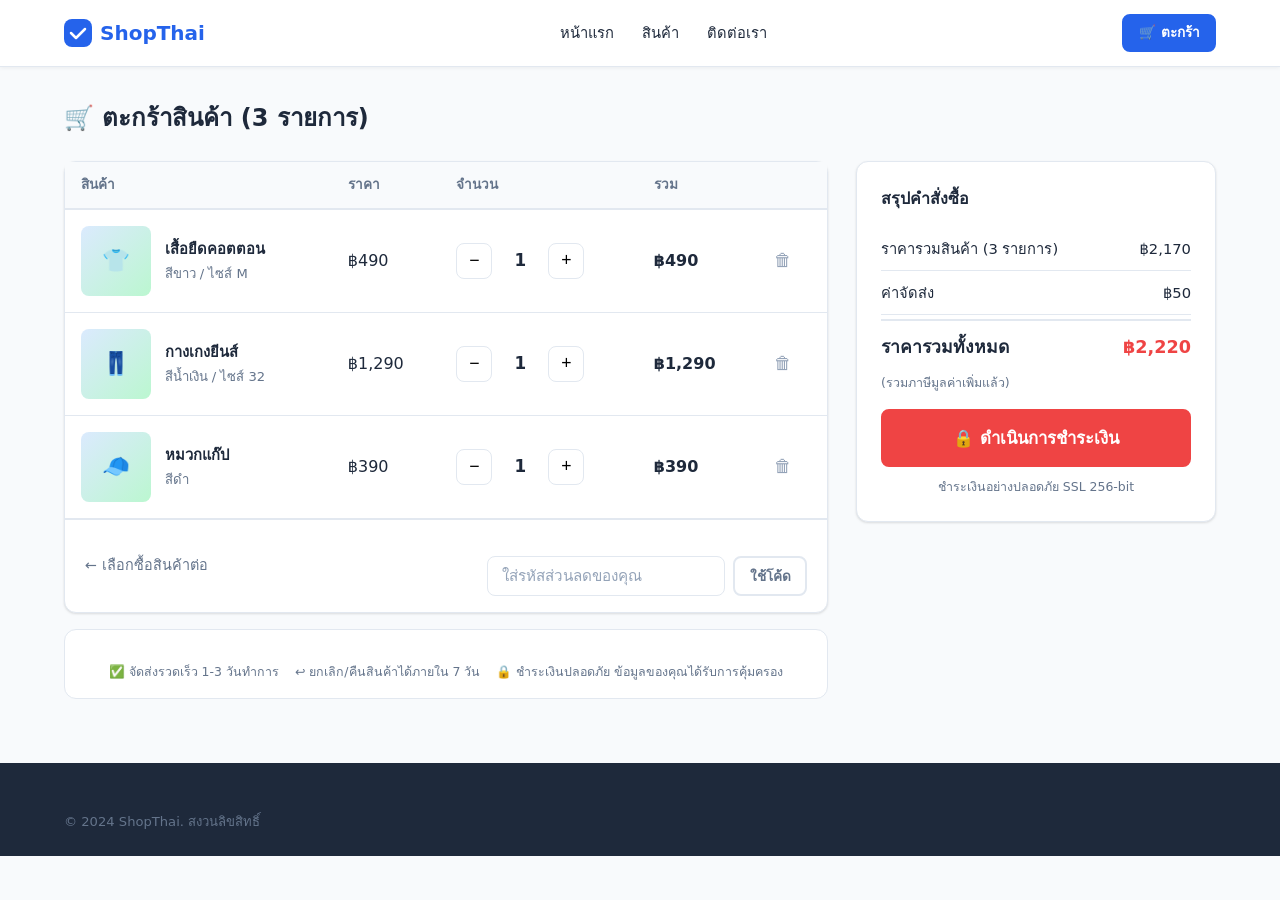
<file: shop/cart.html>
<!DOCTYPE html>
<html lang="th">
<head>
  <meta charset="UTF-8">
  <meta name="viewport" content="width=device-width, initial-scale=1.0">
  <title>ShopThai - ตะกร้าสินค้า</title>
  <link rel="stylesheet" href="style.css">
</head>
<body>

<nav class="navbar">
  <div class="container">
    <div class="navbar-inner">
      <a href="index.html" class="navbar-brand">
        <svg width="28" height="28" viewBox="0 0 28 28" fill="none"><rect width="28" height="28" rx="8" fill="#2563eb"/><path d="M7 14l5 5 9-9" stroke="#fff" stroke-width="2.5" stroke-linecap="round" stroke-linejoin="round"/></svg>
        ShopThai
      </a>
      <ul class="navbar-nav" id="mainNav">
        <li><a href="index.html">หน้าแรก</a></li>
        <li><a href="product.html">สินค้า</a></li>
        <li><a href="contact.html">ติดต่อเรา</a></li>
      </ul>
      <div class="navbar-actions">
        <a href="cart.html" class="btn btn-primary btn-sm cart-icon">🛒 ตะกร้า<span class="cart-badge">0</span></a>
        <button class="hamburger"><span></span><span></span><span></span></button>
      </div>
    </div>
  </div>
</nav>

<section class="section" style="padding-top:2rem;">
  <div class="container">
    <h1 style="font-size:1.5rem; font-weight:800; margin-bottom:1.5rem;">🛒 ตะกร้าสินค้า (3 รายการ)</h1>

    <div class="cart-layout">
      <!-- Items -->
      <div>
        <div class="card">
          <table class="cart-table">
            <thead>
              <tr>
                <th>สินค้า</th>
                <th>ราคา</th>
                <th>จำนวน</th>
                <th>รวม</th>
                <th></th>
              </tr>
            </thead>
            <tbody>
              <tr class="cart-row" data-price="490">
                <td>
                  <div class="cart-item-info">
                    <div class="cart-thumb">👕</div>
                    <div>
                      <div class="cart-item-name">เสื้อยืดคอตตอน</div>
                      <div class="cart-item-variant">สีขาว / ไซส์ M</div>
                    </div>
                  </div>
                </td>
                <td>฿490</td>
                <td>
                  <div class="qty-control" style="justify-content:flex-start;">
                    <button class="qty-btn" data-action="minus">−</button>
                    <span class="qty-val">1</span>
                    <button class="qty-btn" data-action="plus">+</button>
                  </div>
                </td>
                <td class="fw-bold row-total">฿490</td>
                <td><button class="delete-btn" title="ลบรายการ">🗑</button></td>
              </tr>
              <tr class="cart-row" data-price="1290">
                <td>
                  <div class="cart-item-info">
                    <div class="cart-thumb">👖</div>
                    <div>
                      <div class="cart-item-name">กางเกงยีนส์</div>
                      <div class="cart-item-variant">สีน้ำเงิน / ไซส์ 32</div>
                    </div>
                  </div>
                </td>
                <td>฿1,290</td>
                <td>
                  <div class="qty-control" style="justify-content:flex-start;">
                    <button class="qty-btn" data-action="minus">−</button>
                    <span class="qty-val">1</span>
                    <button class="qty-btn" data-action="plus">+</button>
                  </div>
                </td>
                <td class="fw-bold row-total">฿1,290</td>
                <td><button class="delete-btn">🗑</button></td>
              </tr>
              <tr class="cart-row" data-price="390">
                <td>
                  <div class="cart-item-info">
                    <div class="cart-thumb">🧢</div>
                    <div>
                      <div class="cart-item-name">หมวกแก๊ป</div>
                      <div class="cart-item-variant">สีดำ</div>
                    </div>
                  </div>
                </td>
                <td>฿390</td>
                <td>
                  <div class="qty-control" style="justify-content:flex-start;">
                    <button class="qty-btn" data-action="minus">−</button>
                    <span class="qty-val">1</span>
                    <button class="qty-btn" data-action="plus">+</button>
                  </div>
                </td>
                <td class="fw-bold row-total">฿390</td>
                <td><button class="delete-btn">🗑</button></td>
              </tr>
            </tbody>
          </table>

          <div style="padding:1rem 1.25rem; border-top:1px solid var(--border); display:flex; justify-content:space-between; align-items:center; flex-wrap:wrap; gap:1rem;">
            <a href="product.html" style="color:var(--text-muted); font-size:.9rem;">← เลือกซื้อสินค้าต่อ</a>
            <div class="promo-row" style="max-width:320px; width:100%;">
              <input type="text" id="promo-input" class="form-control" placeholder="ใส่รหัสส่วนลดของคุณ">
              <button id="apply-promo" class="btn btn-ghost btn-sm">ใช้โค้ด</button>
            </div>
          </div>
        </div>

        <!-- Trust -->
        <div style="margin-top:1rem; padding:1rem; background:#fff; border-radius:var(--radius); border:1px solid var(--border);">
          <div class="trust-badges">
            <div class="trust-badge">✅ จัดส่งรวดเร็ว 1-3 วันทำการ</div>
            <div class="trust-badge">↩ ยกเลิก/คืนสินค้าได้ภายใน 7 วัน</div>
            <div class="trust-badge">🔒 ชำระเงินปลอดภัย ข้อมูลของคุณได้รับการคุ้มครอง</div>
          </div>
        </div>
      </div>

      <!-- Summary -->
      <div>
        <div class="card card-body">
          <h3 style="font-size:1rem; font-weight:700; margin-bottom:1rem;">สรุปคำสั่งซื้อ</h3>
          <div class="order-summary-row">
            <span>ราคารวมสินค้า (3 รายการ)</span>
            <span id="cart-subtotal">฿2,170</span>
          </div>
          <div class="order-summary-row">
            <span>ค่าจัดส่ง</span>
            <span>฿50</span>
          </div>
          <div class="order-total">
            <span>ราคารวมทั้งหมด</span>
            <span id="cart-grand" style="color:var(--danger);">฿2,220</span>
          </div>
          <p style="font-size:.78rem; color:var(--text-muted); margin-bottom:1rem;">(รวมภาษีมูลค่าเพิ่มแล้ว)</p>
          <a href="checkout.html" class="btn btn-danger btn-block btn-lg">🔒 ดำเนินการชำระเงิน</a>
          <p style="text-align:center; font-size:.78rem; color:var(--text-muted); margin-top:.6rem;">ชำระเงินอย่างปลอดภัย SSL 256-bit</p>
        </div>
      </div>
    </div>
  </div>
</section>

<footer>
  <div class="container">
    <div class="footer-bottom" style="border-top:none;padding-top:0;">
      <span>© 2024 ShopThai. สงวนลิขสิทธิ์</span>
    </div>
  </div>
</footer>

<script src="script.js"></script>
</body>
</html>
</file>
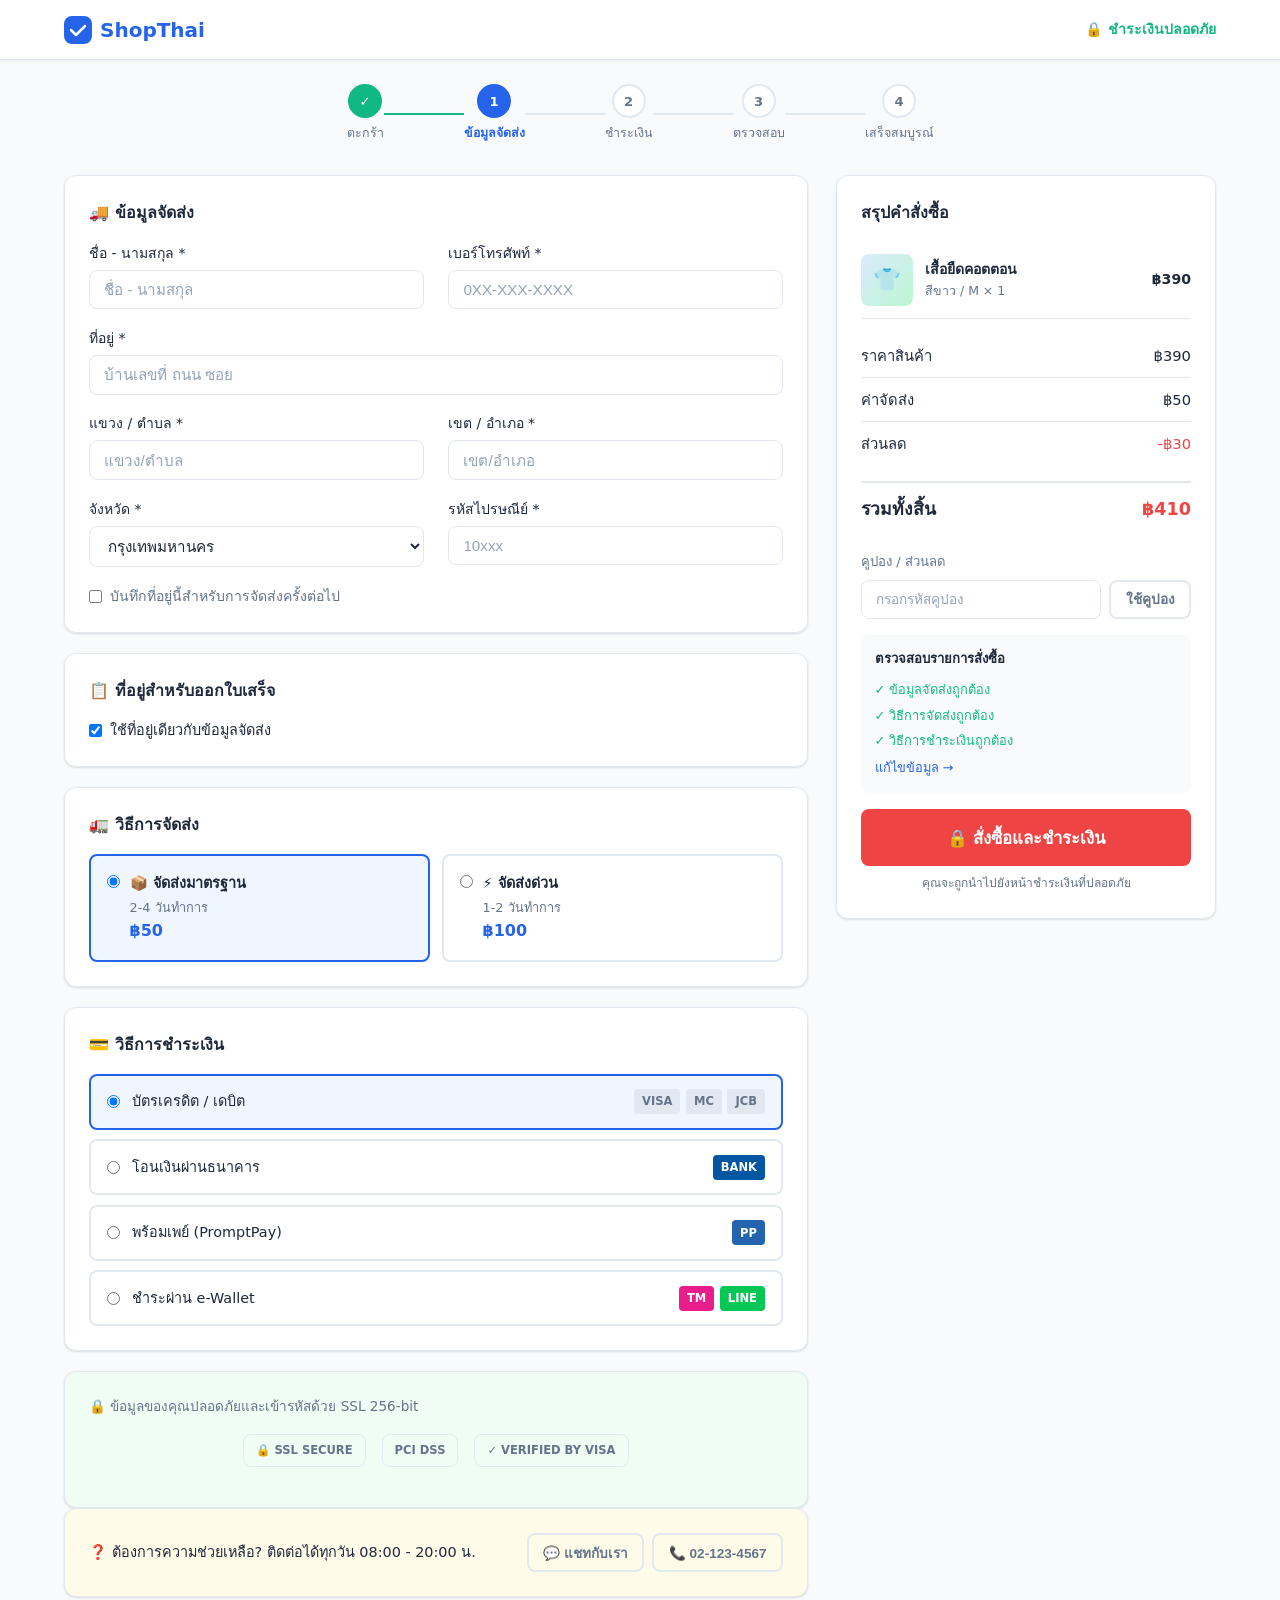
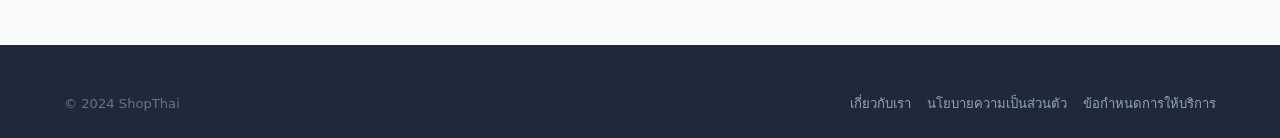
<file: shop/checkout.html>
<!DOCTYPE html>
<html lang="th">
<head>
  <meta charset="UTF-8">
  <meta name="viewport" content="width=device-width, initial-scale=1.0">
  <title>ShopThai - ชำระเงิน</title>
  <link rel="stylesheet" href="style.css">
</head>
<body>

<nav class="navbar">
  <div class="container">
    <div class="navbar-inner">
      <a href="index.html" class="navbar-brand">
        <svg width="28" height="28" viewBox="0 0 28 28" fill="none"><rect width="28" height="28" rx="8" fill="#2563eb"/><path d="M7 14l5 5 9-9" stroke="#fff" stroke-width="2.5" stroke-linecap="round" stroke-linejoin="round"/></svg>
        ShopThai
      </a>
      <div class="navbar-actions">
        <div style="display:flex;align-items:center;gap:.4rem;color:var(--secondary);font-size:.88rem;font-weight:600;">🔒 ชำระเงินปลอดภัย</div>
      </div>
    </div>
  </div>
</nav>

<!-- Step Indicator -->
<div class="container">
  <div class="step-indicator">
    <div class="step done">
      <div class="step-wrap">
        <div class="step-num">✓</div>
        <div class="step-label">ตะกร้า</div>
      </div>
    </div>
    <div class="step-connector done"></div>
    <div class="step active">
      <div class="step-wrap">
        <div class="step-num">1</div>
        <div class="step-label">ข้อมูลจัดส่ง</div>
      </div>
    </div>
    <div class="step-connector"></div>
    <div class="step">
      <div class="step-wrap">
        <div class="step-num">2</div>
        <div class="step-label">ชำระเงิน</div>
      </div>
    </div>
    <div class="step-connector"></div>
    <div class="step">
      <div class="step-wrap">
        <div class="step-num">3</div>
        <div class="step-label">ตรวจสอบ</div>
      </div>
    </div>
    <div class="step-connector"></div>
    <div class="step">
      <div class="step-wrap">
        <div class="step-num">4</div>
        <div class="step-label">เสร็จสมบูรณ์</div>
      </div>
    </div>
  </div>
</div>

<section style="padding:0 0 3rem;">
  <div class="container">
    <div class="checkout-layout">

      <!-- Left: Forms -->
      <div>
        <!-- Shipping -->
        <div class="card card-body checkout-section">
          <h3 class="checkout-section-title">🚚 ข้อมูลจัดส่ง</h3>
          <div class="grid-2">
            <div class="form-group">
              <label>ชื่อ - นามสกุล *</label>
              <input type="text" class="form-control" placeholder="ชื่อ - นามสกุล">
            </div>
            <div class="form-group">
              <label>เบอร์โทรศัพท์ *</label>
              <input type="tel" class="form-control" placeholder="0XX-XXX-XXXX">
            </div>
          </div>
          <div class="form-group">
            <label>ที่อยู่ *</label>
            <input type="text" class="form-control" placeholder="บ้านเลขที่ ถนน ซอย">
          </div>
          <div class="grid-2">
            <div class="form-group">
              <label>แขวง / ตำบล *</label>
              <input type="text" class="form-control" placeholder="แขวง/ตำบล">
            </div>
            <div class="form-group">
              <label>เขต / อำเภอ *</label>
              <input type="text" class="form-control" placeholder="เขต/อำเภอ">
            </div>
          </div>
          <div class="grid-2">
            <div class="form-group">
              <label>จังหวัด *</label>
              <select class="form-control">
                <option>กรุงเทพมหานคร</option>
                <option>เชียงใหม่</option>
                <option>ภูเก็ต</option>
                <option>ขอนแก่น</option>
              </select>
            </div>
            <div class="form-group">
              <label>รหัสไปรษณีย์ *</label>
              <input type="text" class="form-control" placeholder="10xxx">
            </div>
          </div>
          <label style="display:flex;align-items:center;gap:.5rem;font-size:.88rem;cursor:pointer;color:var(--text-muted);">
            <input type="checkbox"> บันทึกที่อยู่นี้สำหรับการจัดส่งครั้งต่อไป
          </label>
        </div>

        <!-- Billing -->
        <div class="card card-body checkout-section">
          <h3 class="checkout-section-title">📋 ที่อยู่สำหรับออกใบเสร็จ</h3>
          <label style="display:flex;align-items:center;gap:.5rem;font-size:.9rem;cursor:pointer;">
            <input type="checkbox" checked> ใช้ที่อยู่เดียวกับข้อมูลจัดส่ง
          </label>
        </div>

        <!-- Shipping Method -->
        <div class="card card-body checkout-section">
          <h3 class="checkout-section-title">🚛 วิธีการจัดส่ง</h3>
          <div class="shipping-method-options">
            <div class="shipping-opt selected" onclick="selectShipping(this)">
              <input type="radio" name="ship" checked>
              <div class="shipping-opt-info">
                <h5>📦 จัดส่งมาตรฐาน</h5>
                <p>2-4 วันทำการ</p>
                <strong style="color:var(--primary);">฿50</strong>
              </div>
            </div>
            <div class="shipping-opt" onclick="selectShipping(this)">
              <input type="radio" name="ship">
              <div class="shipping-opt-info">
                <h5>⚡ จัดส่งด่วน</h5>
                <p>1-2 วันทำการ</p>
                <strong style="color:var(--primary);">฿100</strong>
              </div>
            </div>
          </div>
        </div>

        <!-- Payment -->
        <div class="card card-body checkout-section">
          <h3 class="checkout-section-title">💳 วิธีการชำระเงิน</h3>
          <div class="payment-options">
            <div class="payment-opt selected" onclick="selectPayment(this)">
              <div class="payment-opt-left">
                <input type="radio" name="pay" checked> บัตรเครดิต / เดบิต
              </div>
              <div class="payment-icons">
                <span class="payment-icon">VISA</span>
                <span class="payment-icon">MC</span>
                <span class="payment-icon">JCB</span>
              </div>
            </div>
            <div class="payment-opt" onclick="selectPayment(this)">
              <div class="payment-opt-left">
                <input type="radio" name="pay"> โอนเงินผ่านธนาคาร
              </div>
              <div class="payment-icons"><span class="payment-icon" style="background:#0056a0;color:#fff;">BANK</span></div>
            </div>
            <div class="payment-opt" onclick="selectPayment(this)">
              <div class="payment-opt-left">
                <input type="radio" name="pay"> พร้อมเพย์ (PromptPay)
              </div>
              <div class="payment-icons"><span class="payment-icon" style="background:#2463ae;color:#fff;">PP</span></div>
            </div>
            <div class="payment-opt" onclick="selectPayment(this)">
              <div class="payment-opt-left">
                <input type="radio" name="pay"> ชำระผ่าน e-Wallet
              </div>
              <div class="payment-icons">
                <span class="payment-icon" style="background:#e91e8c;color:#fff;">TM</span>
                <span class="payment-icon" style="background:#06c755;color:#fff;">LINE</span>
              </div>
            </div>
          </div>
        </div>

        <!-- Security -->
        <div class="card card-body" style="background:#f0fdf4;">
          <div style="font-size:.85rem; color:var(--text-muted); display:flex;gap:.5rem;align-items:flex-start;margin-bottom:.75rem;">
            🔒 ข้อมูลของคุณปลอดภัยและเข้ารหัสด้วย SSL 256-bit
          </div>
          <div class="security-badges">
            <div class="security-badge">🔒 SSL SECURE</div>
            <div class="security-badge">PCI DSS</div>
            <div class="security-badge">✓ VERIFIED BY VISA</div>
          </div>
        </div>

        <!-- Help -->
        <div class="card card-body" style="background:#fefce8; display:flex; align-items:center; justify-content:space-between; flex-wrap:wrap; gap:1rem;">
          <div style="font-size:.9rem;">❓ ต้องการความช่วยเหลือ? ติดต่อได้ทุกวัน 08:00 - 20:00 น.</div>
          <div style="display:flex;gap:.5rem;flex-wrap:wrap;">
            <button class="btn btn-ghost btn-sm">💬 แชทกับเรา</button>
            <button class="btn btn-ghost btn-sm">📞 02-123-4567</button>
          </div>
        </div>
      </div>

      <!-- Right: Summary -->
      <div>
        <div class="card card-body" style="position:sticky;top:76px;">
          <h3 style="font-size:1rem; font-weight:700; margin-bottom:1rem;">สรุปคำสั่งซื้อ</h3>

          <div style="display:flex;gap:.75rem;align-items:center;padding:.75rem 0;border-bottom:1px solid var(--border);">
            <div style="width:52px;height:52px;background:linear-gradient(135deg,#dbeafe,#bbf7d0);border-radius:8px;display:flex;align-items:center;justify-content:center;font-size:1.4rem;flex-shrink:0;">👕</div>
            <div style="flex:1;">
              <p style="font-size:.88rem;font-weight:600;">เสื้อยืดคอตตอน</p>
              <p style="font-size:.78rem;color:var(--text-muted);">สีขาว / M × 1</p>
            </div>
            <span style="font-weight:600;font-size:.88rem;">฿390</span>
          </div>

          <div style="margin:1rem 0;">
            <div class="order-summary-row"><span>ราคาสินค้า</span><span>฿390</span></div>
            <div class="order-summary-row"><span>ค่าจัดส่ง</span><span>฿50</span></div>
            <div class="order-summary-row"><span>ส่วนลด</span><span style="color:var(--danger);">-฿30</span></div>
          </div>

          <div class="order-total">
            <span>รวมทั้งสิ้น</span>
            <span style="color:var(--danger);">฿410</span>
          </div>

          <!-- Coupon -->
          <div style="margin:1rem 0;">
            <p style="font-size:.82rem;color:var(--text-muted);margin-bottom:.5rem;">คูปอง / ส่วนลด</p>
            <div style="display:flex;gap:.5rem;">
              <input type="text" class="form-control" placeholder="กรอกรหัสคูปอง" style="font-size:.85rem;">
              <button class="btn btn-ghost btn-sm">ใช้คูปอง</button>
            </div>
          </div>

          <!-- Review checklist -->
          <div style="background:var(--bg);border-radius:var(--radius-sm);padding:.85rem;margin-bottom:1rem;">
            <p style="font-size:.82rem;font-weight:600;margin-bottom:.5rem;">ตรวจสอบรายการสั่งซื้อ</p>
            <div style="font-size:.8rem;color:var(--secondary);line-height:2;">
              ✓ ข้อมูลจัดส่งถูกต้อง<br>
              ✓ วิธีการจัดส่งถูกต้อง<br>
              ✓ วิธีการชำระเงินถูกต้อง
            </div>
            <a href="#" style="font-size:.8rem;">แก้ไขข้อมูล →</a>
          </div>

          <button class="btn btn-danger btn-block btn-lg">🔒 สั่งซื้อและชำระเงิน</button>
          <p style="text-align:center;font-size:.75rem;color:var(--text-muted);margin-top:.5rem;">คุณจะถูกนำไปยังหน้าชำระเงินที่ปลอดภัย</p>
        </div>
      </div>

    </div>
  </div>
</section>

<footer>
  <div class="container">
    <div class="footer-bottom" style="border-top:none;padding-top:0;">
      <span>© 2024 ShopThai</span>
      <div style="display:flex;gap:1rem;">
        <a href="#" style="color:#94a3b8;font-size:.82rem;">เกี่ยวกับเรา</a>
        <a href="#" style="color:#94a3b8;font-size:.82rem;">นโยบายความเป็นส่วนตัว</a>
        <a href="#" style="color:#94a3b8;font-size:.82rem;">ข้อกำหนดการให้บริการ</a>
      </div>
    </div>
  </div>
</footer>

<script src="script.js"></script>
<script>
function selectShipping(el) {
  document.querySelectorAll('.shipping-opt').forEach(o => o.classList.remove('selected'));
  el.classList.add('selected');
}
function selectPayment(el) {
  document.querySelectorAll('.payment-opt').forEach(o => o.classList.remove('selected'));
  el.classList.add('selected');
}
</script>
</body>
</html>
</file>
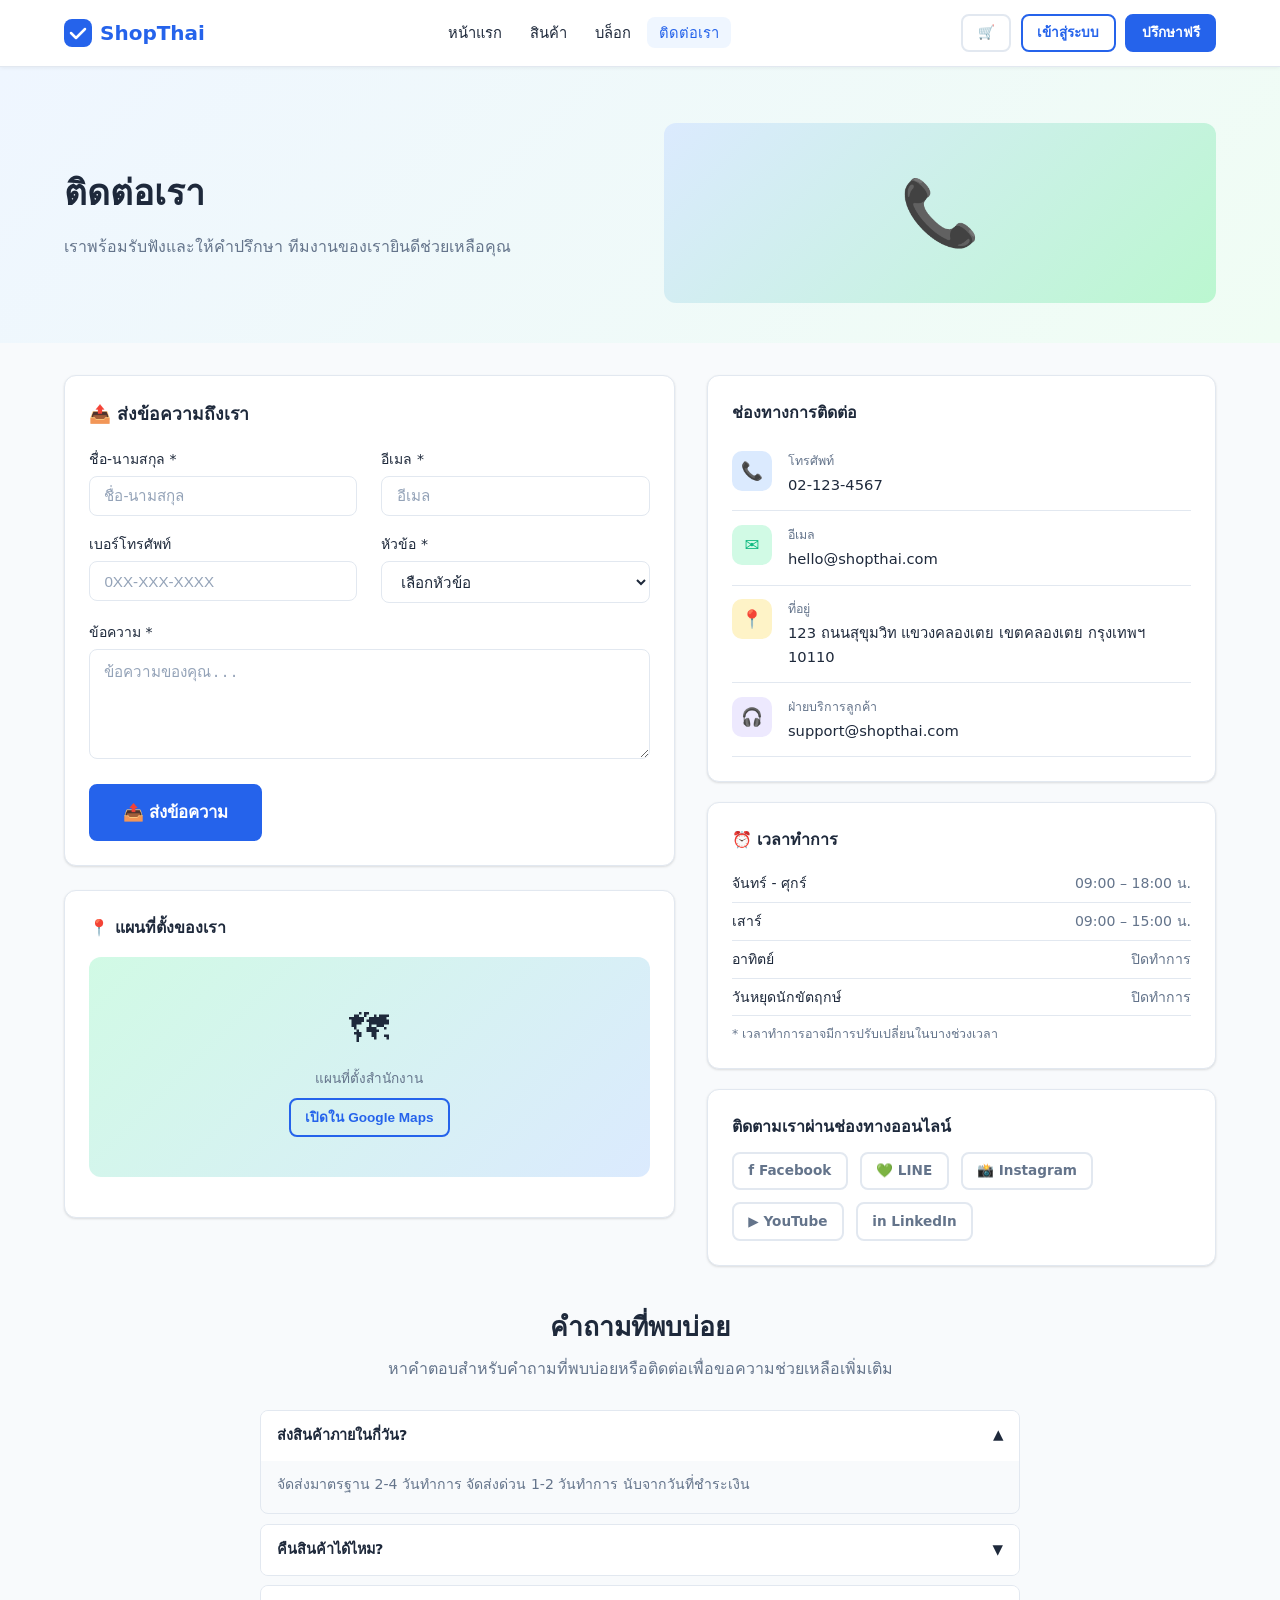
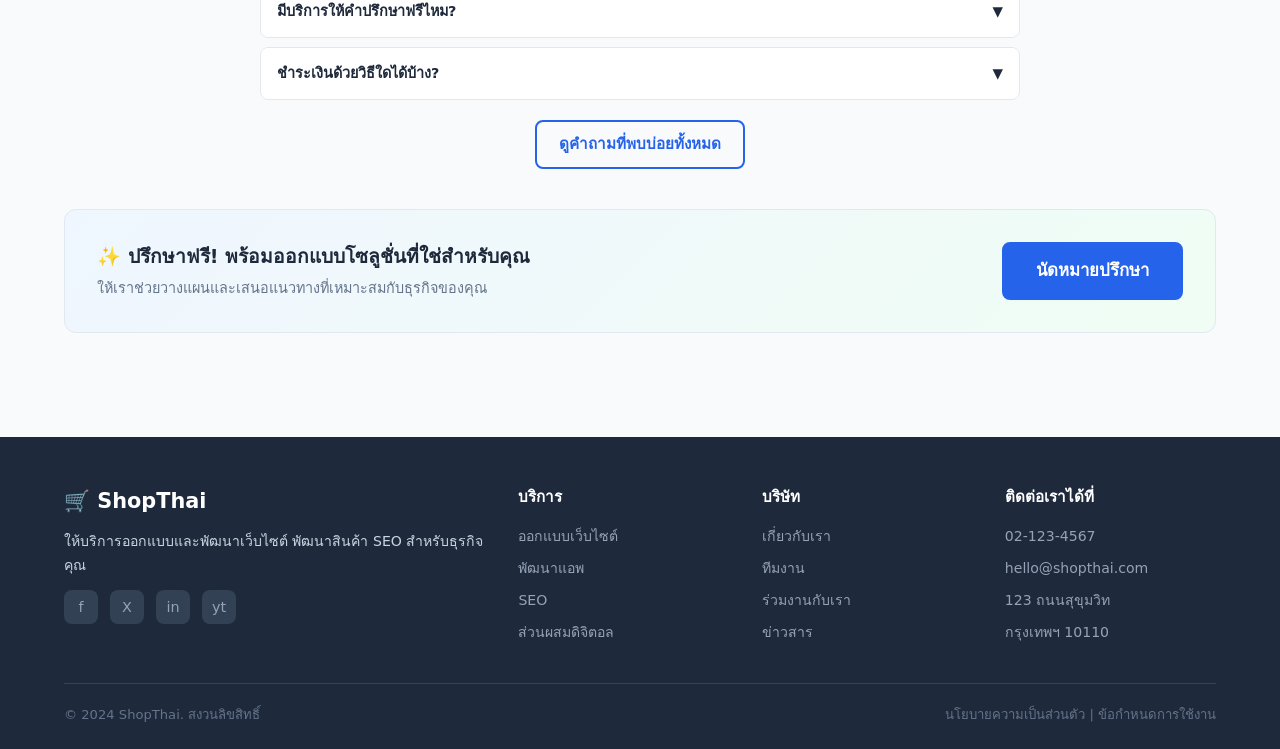
<file: shop/contact.html>
<!DOCTYPE html>
<html lang="th">
<head>
  <meta charset="UTF-8">
  <meta name="viewport" content="width=device-width, initial-scale=1.0">
  <title>ShopThai - ติดต่อเรา</title>
  <link rel="stylesheet" href="style.css">
</head>
<body>

<nav class="navbar">
  <div class="container">
    <div class="navbar-inner">
      <a href="index.html" class="navbar-brand">
        <svg width="28" height="28" viewBox="0 0 28 28" fill="none"><rect width="28" height="28" rx="8" fill="#2563eb"/><path d="M7 14l5 5 9-9" stroke="#fff" stroke-width="2.5" stroke-linecap="round" stroke-linejoin="round"/></svg>
        ShopThai
      </a>
      <ul class="navbar-nav" id="mainNav">
        <li><a href="index.html">หน้าแรก</a></li>
        <li><a href="product.html">สินค้า</a></li>
        <li><a href="blog.html">บล็อก</a></li>
        <li><a href="contact.html" class="active">ติดต่อเรา</a></li>
      </ul>
      <div class="navbar-actions">
        <a href="cart.html" class="btn btn-ghost btn-sm cart-icon">🛒<span class="cart-badge">0</span></a>
        <a href="login.html" class="btn btn-outline btn-sm">เข้าสู่ระบบ</a>
        <a href="signup.html" class="btn btn-primary btn-sm">ปรึกษาฟรี</a>
        <button class="hamburger"><span></span><span></span><span></span></button>
      </div>
    </div>
  </div>
</nav>

<!-- Hero -->
<section style="background:linear-gradient(135deg,#eff6ff,#f0fdf4); padding:3.5rem 0 2.5rem;">
  <div class="container">
    <div class="grid-2" style="align-items:center; gap:3rem;">
      <div>
        <h1 style="font-size:2.2rem; font-weight:800; margin-bottom:.75rem;">ติดต่อเรา</h1>
        <p style="color:var(--text-muted); font-size:1rem; line-height:1.7;">เราพร้อมรับฟังและให้คำปรึกษา ทีมงานของเรายินดีช่วยเหลือคุณ</p>
      </div>
      <div style="background:linear-gradient(135deg,#dbeafe,#bbf7d0); border-radius:var(--radius); height:180px; display:flex; align-items:center; justify-content:center; font-size:4rem;">📞</div>
    </div>
  </div>
</section>

<section class="section" style="padding-top:2rem;">
  <div class="container">
    <div class="contact-layout">

      <!-- Form -->
      <div>
        <div class="card card-body" style="margin-bottom:1.5rem;">
          <h2 style="font-size:1.1rem; font-weight:700; margin-bottom:1.25rem;">📤 ส่งข้อความถึงเรา</h2>
          <form class="validate" data-success="ส่งข้อความเรียบร้อยแล้ว เราจะติดต่อกลับภายใน 24 ชั่วโมง">
            <div class="grid-2">
              <div class="form-group">
                <label>ชื่อ-นามสกุล *</label>
                <input type="text" class="form-control" placeholder="ชื่อ-นามสกุล" required>
              </div>
              <div class="form-group">
                <label>อีเมล *</label>
                <input type="email" class="form-control" placeholder="อีเมล" required>
              </div>
            </div>
            <div class="grid-2">
              <div class="form-group">
                <label>เบอร์โทรศัพท์</label>
                <input type="tel" class="form-control" placeholder="0XX-XXX-XXXX">
              </div>
              <div class="form-group">
                <label>หัวข้อ *</label>
                <select class="form-control" required>
                  <option value="">เลือกหัวข้อ</option>
                  <option>สอบถามสินค้า</option>
                  <option>การสั่งซื้อ</option>
                  <option>การจัดส่ง</option>
                  <option>การคืนสินค้า</option>
                  <option>อื่นๆ</option>
                </select>
              </div>
            </div>
            <div class="form-group">
              <label>ข้อความ *</label>
              <textarea class="form-control" placeholder="ข้อความของคุณ..." required></textarea>
            </div>
            <button type="submit" class="btn btn-primary btn-lg">📤 ส่งข้อความ</button>
          </form>
        </div>

        <!-- Map -->
        <div class="card card-body">
          <h3 style="font-size:1rem; font-weight:700; margin-bottom:1rem;">📍 แผนที่ตั้งของเรา</h3>
          <div class="map-placeholder">
            <div style="text-align:center;">
              <div style="font-size:2.5rem; margin-bottom:.5rem;">🗺</div>
              <p style="font-size:.85rem; color:var(--text-muted);">แผนที่ตั้งสำนักงาน</p>
              <button class="btn btn-outline btn-sm" style="margin-top:.5rem;">เปิดใน Google Maps</button>
            </div>
          </div>
        </div>
      </div>

      <!-- Contact Details + Hours -->
      <div>
        <div class="card card-body" style="margin-bottom:1.25rem;">
          <h3 style="font-size:1rem; font-weight:700; margin-bottom:.75rem;">ช่องทางการติดต่อ</h3>
          <div class="contact-detail-item">
            <div class="contact-detail-icon blue">📞</div>
            <div>
              <p class="contact-detail-label">โทรศัพท์</p>
              <p class="contact-detail-value">02-123-4567</p>
            </div>
          </div>
          <div class="contact-detail-item">
            <div class="contact-detail-icon green">✉</div>
            <div>
              <p class="contact-detail-label">อีเมล</p>
              <p class="contact-detail-value">hello@shopthai.com</p>
            </div>
          </div>
          <div class="contact-detail-item">
            <div class="contact-detail-icon orange">📍</div>
            <div>
              <p class="contact-detail-label">ที่อยู่</p>
              <p class="contact-detail-value">123 ถนนสุขุมวิท แขวงคลองเตย เขตคลองเตย กรุงเทพฯ 10110</p>
            </div>
          </div>
          <div class="contact-detail-item">
            <div class="contact-detail-icon purple">🎧</div>
            <div>
              <p class="contact-detail-label">ฝ่ายบริการลูกค้า</p>
              <p class="contact-detail-value">support@shopthai.com</p>
            </div>
          </div>
        </div>

        <!-- Business Hours -->
        <div class="card card-body" style="margin-bottom:1.25rem;">
          <h3 style="font-size:1rem; font-weight:700; margin-bottom:.75rem;">⏰ เวลาทำการ</h3>
          <table class="hours-table">
            <tr><td>จันทร์ - ศุกร์</td><td>09:00 – 18:00 น.</td></tr>
            <tr><td>เสาร์</td><td>09:00 – 15:00 น.</td></tr>
            <tr><td>อาทิตย์</td><td>ปิดทำการ</td></tr>
            <tr><td>วันหยุดนักขัตฤกษ์</td><td>ปิดทำการ</td></tr>
          </table>
          <p style="font-size:.78rem; color:var(--text-muted); margin-top:.5rem;">* เวลาทำการอาจมีการปรับเปลี่ยนในบางช่วงเวลา</p>
        </div>

        <!-- Social -->
        <div class="card card-body">
          <h3 style="font-size:1rem; font-weight:700; margin-bottom:.75rem;">ติดตามเราผ่านช่องทางออนไลน์</h3>
          <div style="display:flex; gap:.75rem; flex-wrap:wrap;">
            <a href="#" class="btn btn-ghost btn-sm" style="gap:.4rem;">f Facebook</a>
            <a href="#" class="btn btn-ghost btn-sm" style="gap:.4rem;">💚 LINE</a>
            <a href="#" class="btn btn-ghost btn-sm" style="gap:.4rem;">📸 Instagram</a>
            <a href="#" class="btn btn-ghost btn-sm" style="gap:.4rem;">▶ YouTube</a>
            <a href="#" class="btn btn-ghost btn-sm" style="gap:.4rem;">in LinkedIn</a>
          </div>
        </div>
      </div>
    </div>

    <!-- FAQ -->
    <div style="margin-top:2.5rem;">
      <div class="text-center" style="margin-bottom:1.75rem;">
        <h2 class="section-title">คำถามที่พบบ่อย</h2>
        <p class="text-muted">หาคำตอบสำหรับคำถามที่พบบ่อยหรือติดต่อเพื่อขอความช่วยเหลือเพิ่มเติม</p>
      </div>
      <div style="max-width:760px; margin:0 auto;">
        <div class="faq-item open">
          <div class="faq-question">ส่งสินค้าภายในกี่วัน? <span class="faq-chevron">▼</span></div>
          <div class="faq-answer">จัดส่งมาตรฐาน 2-4 วันทำการ จัดส่งด่วน 1-2 วันทำการ นับจากวันที่ชำระเงิน</div>
        </div>
        <div class="faq-item">
          <div class="faq-question">คืนสินค้าได้ไหม? <span class="faq-chevron">▼</span></div>
          <div class="faq-answer">สามารถคืนสินค้าได้ภายใน 7 วัน กรณีสินค้าชำรุดหรือผิดรายการ โดยสินค้าต้องอยู่ในสภาพเดิม</div>
        </div>
        <div class="faq-item">
          <div class="faq-question">มีบริการให้คำปรึกษาฟรีไหม? <span class="faq-chevron">▼</span></div>
          <div class="faq-answer">มีครับ! ทีมงานของเราพร้อมให้คำปรึกษาฟรี สามารถนัดหมายผ่านฟอร์มด้านบน หรือโทรมาได้เลย</div>
        </div>
        <div class="faq-item">
          <div class="faq-question">ชำระเงินด้วยวิธีใดได้บ้าง? <span class="faq-chevron">▼</span></div>
          <div class="faq-answer">รองรับบัตรเครดิต/เดบิต, โอนเงินผ่านธนาคาร, PromptPay, TrueMoney Wallet และ LINE Pay</div>
        </div>
      </div>
      <div style="text-align:center; margin-top:1.25rem;">
        <a href="#" class="btn btn-outline">ดูคำถามที่พบบ่อยทั้งหมด</a>
      </div>
    </div>

    <!-- CTA Bar -->
    <div class="cta-bar">
      <div class="cta-bar-text">
        <h3>✨ ปรึกษาฟรี! พร้อมออกแบบโซลูชั่นที่ใช่สำหรับคุณ</h3>
        <p>ให้เราช่วยวางแผนและเสนอแนวทางที่เหมาะสมกับธุรกิจของคุณ</p>
      </div>
      <a href="signup.html" class="btn btn-primary btn-lg">นัดหมายปรึกษา</a>
    </div>
  </div>
</section>

<footer>
  <div class="container">
    <div class="footer-grid">
      <div>
        <div class="footer-brand">🛒 ShopThai</div>
        <p class="footer-brand-desc">ให้บริการออกแบบและพัฒนาเว็บไซต์ พัฒนาสินค้า SEO สำหรับธุรกิจคุณ</p>
        <div class="social-links"><a href="#">f</a><a href="#">X</a><a href="#">in</a><a href="#">yt</a></div>
      </div>
      <div class="footer-col">
        <h4>บริการ</h4>
        <ul>
          <li><a href="#">ออกแบบเว็บไซต์</a></li>
          <li><a href="#">พัฒนาแอพ</a></li>
          <li><a href="#">SEO</a></li>
          <li><a href="#">ส่วนผสมดิจิตอล</a></li>
        </ul>
      </div>
      <div class="footer-col">
        <h4>บริษัท</h4>
        <ul>
          <li><a href="#">เกี่ยวกับเรา</a></li>
          <li><a href="#">ทีมงาน</a></li>
          <li><a href="#">ร่วมงานกับเรา</a></li>
          <li><a href="#">ข่าวสาร</a></li>
        </ul>
      </div>
      <div class="footer-col">
        <h4>ติดต่อเราได้ที่</h4>
        <ul>
          <li><a href="#">02-123-4567</a></li>
          <li><a href="#">hello@shopthai.com</a></li>
          <li><a href="#">123 ถนนสุขุมวิท</a></li>
          <li><a href="#">กรุงเทพฯ 10110</a></li>
        </ul>
      </div>
    </div>
    <div class="footer-bottom">
      <span>© 2024 ShopThai. สงวนลิขสิทธิ์</span>
      <span>นโยบายความเป็นส่วนตัว | ข้อกำหนดการใช้งาน</span>
    </div>
  </div>
</footer>

<script src="script.js"></script>
</body>
</html>
</file>
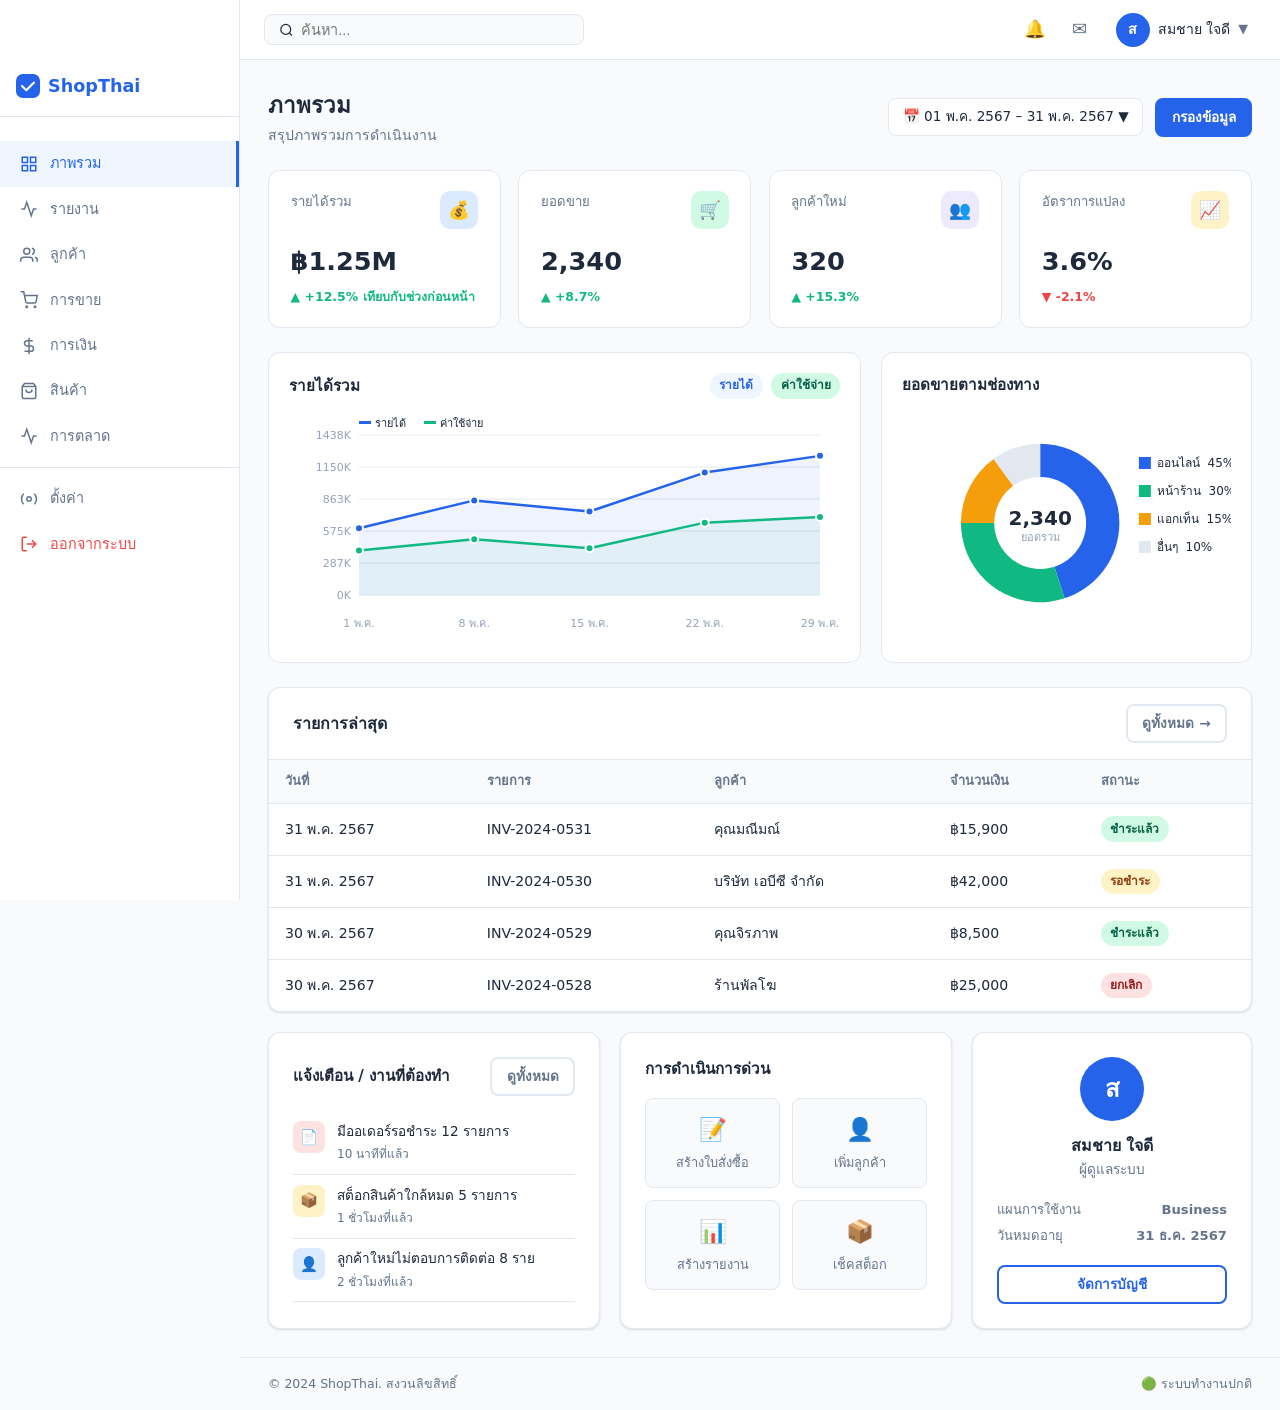
<file: shop/dashboard.html>
<!DOCTYPE html>
<html lang="th">
<head>
  <meta charset="UTF-8">
  <meta name="viewport" content="width=device-width, initial-scale=1.0">
  <title>ShopThai - แดชบอร์ด</title>
  <link rel="stylesheet" href="style.css">
</head>
<body>

<div class="dashboard-layout">

  <!-- Sidebar -->
  <aside class="sidebar">
    <div style="padding:0 1rem 1rem; border-bottom:1px solid var(--border); margin-bottom:.5rem;">
      <a href="index.html" class="navbar-brand" style="font-size:1.1rem;">
        <svg width="24" height="24" viewBox="0 0 28 28" fill="none"><rect width="28" height="28" rx="8" fill="#2563eb"/><path d="M7 14l5 5 9-9" stroke="#fff" stroke-width="2.5" stroke-linecap="round" stroke-linejoin="round"/></svg>
        ShopThai
      </a>
    </div>
    <nav class="sidebar-nav">
      <div class="sidebar-item active">
        <svg width="18" height="18" viewBox="0 0 24 24" fill="none" stroke="currentColor" stroke-width="2"><rect x="3" y="3" width="7" height="7"/><rect x="14" y="3" width="7" height="7"/><rect x="3" y="14" width="7" height="7"/><rect x="14" y="14" width="7" height="7"/></svg>
        ภาพรวม
      </div>
      <div class="sidebar-item">
        <svg width="18" height="18" viewBox="0 0 24 24" fill="none" stroke="currentColor" stroke-width="2"><polyline points="22 12 18 12 15 21 9 3 6 12 2 12"/></svg>
        รายงาน
      </div>
      <div class="sidebar-item">
        <svg width="18" height="18" viewBox="0 0 24 24" fill="none" stroke="currentColor" stroke-width="2"><path d="M17 21v-2a4 4 0 0 0-4-4H5a4 4 0 0 0-4 4v2"/><circle cx="9" cy="7" r="4"/><path d="M23 21v-2a4 4 0 0 0-3-3.87"/><path d="M16 3.13a4 4 0 0 1 0 7.75"/></svg>
        ลูกค้า
      </div>
      <div class="sidebar-item">
        <svg width="18" height="18" viewBox="0 0 24 24" fill="none" stroke="currentColor" stroke-width="2"><circle cx="9" cy="21" r="1"/><circle cx="20" cy="21" r="1"/><path d="M1 1h4l2.68 13.39a2 2 0 0 0 2 1.61h9.72a2 2 0 0 0 2-1.61L23 6H6"/></svg>
        การขาย
      </div>
      <div class="sidebar-item">
        <svg width="18" height="18" viewBox="0 0 24 24" fill="none" stroke="currentColor" stroke-width="2"><line x1="12" y1="1" x2="12" y2="23"/><path d="M17 5H9.5a3.5 3.5 0 0 0 0 7h5a3.5 3.5 0 0 1 0 7H6"/></svg>
        การเงิน
      </div>
      <div class="sidebar-item">
        <svg width="18" height="18" viewBox="0 0 24 24" fill="none" stroke="currentColor" stroke-width="2"><path d="M6 2L3 6v14a2 2 0 0 0 2 2h14a2 2 0 0 0 2-2V6l-3-4z"/><line x1="3" y1="6" x2="21" y2="6"/><path d="M16 10a4 4 0 0 1-8 0"/></svg>
        สินค้า
      </div>
      <div class="sidebar-item">
        <svg width="18" height="18" viewBox="0 0 24 24" fill="none" stroke="currentColor" stroke-width="2"><path d="M22 12h-4l-3 9L9 3l-3 9H2"/></svg>
        การตลาด
      </div>
      <div class="sidebar-divider"></div>
      <div class="sidebar-item">
        <svg width="18" height="18" viewBox="0 0 24 24" fill="none" stroke="currentColor" stroke-width="2"><circle cx="12" cy="12" r="3"/><path d="M19.07 4.93a10 10 0 0 1 0 14.14M4.93 4.93a10 10 0 0 0 0 14.14"/></svg>
        ตั้งค่า
      </div>
      <div class="sidebar-item" style="color:var(--danger);">
        <svg width="18" height="18" viewBox="0 0 24 24" fill="none" stroke="currentColor" stroke-width="2"><path d="M9 21H5a2 2 0 0 1-2-2V5a2 2 0 0 1 2-2h4"/><polyline points="16 17 21 12 16 7"/><line x1="21" y1="12" x2="9" y2="12"/></svg>
        ออกจากระบบ
      </div>
    </nav>
  </aside>

  <!-- Main -->
  <div class="dashboard-main">
    <!-- Header -->
    <header class="dash-header">
      <div class="dash-search">
        <svg width="16" height="16" viewBox="0 0 24 24" fill="none" stroke="currentColor" stroke-width="2"><circle cx="11" cy="11" r="8"/><line x1="21" y1="21" x2="16.65" y2="16.65"/></svg>
        <input type="text" placeholder="ค้นหา...">
      </div>
      <div class="dash-header-right">
        <button class="icon-btn" title="การแจ้งเตือน">🔔</button>
        <button class="icon-btn" title="ข้อความ">✉</button>
        <div class="profile-chip">
          <div class="profile-avatar">ส</div>
          <span style="font-size:.88rem; font-weight:500;">สมชาย ใจดี</span>
          <span style="color:var(--text-muted); font-size:.8rem;">▼</span>
        </div>
      </div>
    </header>

    <!-- Content -->
    <main class="dash-content">

      <!-- Page header -->
      <div class="page-header-row">
        <div>
          <h1 style="font-size:1.4rem; font-weight:800;">ภาพรวม</h1>
          <p style="color:var(--text-muted); font-size:.88rem;">สรุปภาพรวมการดำเนินงาน</p>
        </div>
        <div style="display:flex;gap:.75rem;align-items:center;flex-wrap:wrap;">
          <div class="date-filter">
            📅 01 พ.ค. 2567 – 31 พ.ค. 2567 ▼
          </div>
          <button class="btn btn-primary btn-sm">กรองข้อมูล</button>
        </div>
      </div>

      <!-- KPI Cards -->
      <div class="kpi-grid">
        <div class="kpi-card">
          <div class="kpi-header">
            <span class="kpi-label">รายได้รวม</span>
            <div class="kpi-icon" style="background:#dbeafe;">💰</div>
          </div>
          <div class="kpi-value">฿1.25M</div>
          <div class="kpi-change up">▲ +12.5% เทียบกับช่วงก่อนหน้า</div>
        </div>
        <div class="kpi-card">
          <div class="kpi-header">
            <span class="kpi-label">ยอดขาย</span>
            <div class="kpi-icon" style="background:#d1fae5;">🛒</div>
          </div>
          <div class="kpi-value">2,340</div>
          <div class="kpi-change up">▲ +8.7%</div>
        </div>
        <div class="kpi-card">
          <div class="kpi-header">
            <span class="kpi-label">ลูกค้าใหม่</span>
            <div class="kpi-icon" style="background:#ede9fe;">👥</div>
          </div>
          <div class="kpi-value">320</div>
          <div class="kpi-change up">▲ +15.3%</div>
        </div>
        <div class="kpi-card">
          <div class="kpi-header">
            <span class="kpi-label">อัตราการแปลง</span>
            <div class="kpi-icon" style="background:#fef3c7;">📈</div>
          </div>
          <div class="kpi-value">3.6%</div>
          <div class="kpi-change down">▼ -2.1%</div>
        </div>
      </div>

      <!-- Charts -->
      <div class="charts-row">
        <div class="chart-card">
          <div class="chart-card-header">
            <span class="chart-card-title">รายได้รวม</span>
            <div style="display:flex;gap:.5rem;">
              <span class="badge badge-primary">รายได้</span>
              <span class="badge badge-success">ค่าใช้จ่าย</span>
            </div>
          </div>
          <canvas id="lineChart" style="width:100%;height:220px;"></canvas>
        </div>
        <div class="chart-card">
          <div class="chart-card-header">
            <span class="chart-card-title">ยอดขายตามช่องทาง</span>
          </div>
          <canvas id="donutChart" style="width:100%;height:220px;"></canvas>
        </div>
      </div>

      <!-- Data Table -->
      <div class="card" style="margin-bottom:1.25rem;">
        <div class="card-header" style="display:flex;justify-content:space-between;align-items:center;">
          <span>รายการล่าสุด</span>
          <a href="#" class="btn btn-ghost btn-sm">ดูทั้งหมด →</a>
        </div>
        <div style="overflow-x:auto;">
          <table class="data-table">
            <thead>
              <tr>
                <th>วันที่</th>
                <th>รายการ</th>
                <th>ลูกค้า</th>
                <th>จำนวนเงิน</th>
                <th>สถานะ</th>
              </tr>
            </thead>
            <tbody>
              <tr>
                <td>31 พ.ค. 2567</td>
                <td>INV-2024-0531</td>
                <td>คุณมณีมณ์</td>
                <td>฿15,900</td>
                <td><span class="badge badge-success">ชำระแล้ว</span></td>
              </tr>
              <tr>
                <td>31 พ.ค. 2567</td>
                <td>INV-2024-0530</td>
                <td>บริษัท เอบีซี จำกัด</td>
                <td>฿42,000</td>
                <td><span class="badge badge-warning">รอชำระ</span></td>
              </tr>
              <tr>
                <td>30 พ.ค. 2567</td>
                <td>INV-2024-0529</td>
                <td>คุณจิรภาพ</td>
                <td>฿8,500</td>
                <td><span class="badge badge-success">ชำระแล้ว</span></td>
              </tr>
              <tr>
                <td>30 พ.ค. 2567</td>
                <td>INV-2024-0528</td>
                <td>ร้านพัลโฆ</td>
                <td>฿25,000</td>
                <td><span class="badge badge-danger">ยกเลิก</span></td>
              </tr>
            </tbody>
          </table>
        </div>
      </div>

      <!-- Bottom Row -->
      <div class="bottom-row">

        <!-- Notifications -->
        <div class="card card-body">
          <div style="display:flex;justify-content:space-between;align-items:center;margin-bottom:1rem;">
            <h3 style="font-size:.95rem;font-weight:700;">แจ้งเตือน / งานที่ต้องทำ</h3>
            <a href="#" class="btn btn-ghost btn-sm">ดูทั้งหมด</a>
          </div>
          <div class="notif-item">
            <div class="notif-icon" style="background:#fee2e2;">📄</div>
            <div>
              <div class="notif-text">มีออเดอร์รอชำระ 12 รายการ</div>
              <div class="notif-time">10 นาทีที่แล้ว</div>
            </div>
          </div>
          <div class="notif-item">
            <div class="notif-icon" style="background:#fef3c7;">📦</div>
            <div>
              <div class="notif-text">สต็อกสินค้าใกล้หมด 5 รายการ</div>
              <div class="notif-time">1 ชั่วโมงที่แล้ว</div>
            </div>
          </div>
          <div class="notif-item">
            <div class="notif-icon" style="background:#dbeafe;">👤</div>
            <div>
              <div class="notif-text">ลูกค้าใหม่ไม่ตอบการติดต่อ 8 ราย</div>
              <div class="notif-time">2 ชั่วโมงที่แล้ว</div>
            </div>
          </div>
        </div>

        <!-- Quick Actions -->
        <div class="card card-body">
          <h3 style="font-size:.95rem;font-weight:700;margin-bottom:1rem;">การดำเนินการด่วน</h3>
          <div class="quick-actions-grid">
            <div class="quick-action-btn">
              <div class="qa-icon">📝</div>
              <p>สร้างใบสั่งซื้อ</p>
            </div>
            <div class="quick-action-btn">
              <div class="qa-icon">👤</div>
              <p>เพิ่มลูกค้า</p>
            </div>
            <div class="quick-action-btn">
              <div class="qa-icon">📊</div>
              <p>สร้างรายงาน</p>
            </div>
            <div class="quick-action-btn">
              <div class="qa-icon">📦</div>
              <p>เช็คสต็อก</p>
            </div>
          </div>
        </div>

        <!-- Profile -->
        <div class="card card-body profile-area">
          <div class="profile-avatar-lg">ส</div>
          <h4 style="font-size:1rem;font-weight:700;">สมชาย ใจดี</h4>
          <p style="color:var(--text-muted);font-size:.85rem;">ผู้ดูแลระบบ</p>
          <div style="margin:1rem 0;font-size:.82rem;color:var(--text-muted);line-height:2;text-align:left;">
            <div style="display:flex;justify-content:space-between;"><span>แผนการใช้งาน</span><strong>Business</strong></div>
            <div style="display:flex;justify-content:space-between;"><span>วันหมดอายุ</span><strong>31 ธ.ค. 2567</strong></div>
          </div>
          <button class="btn btn-outline btn-sm btn-block">จัดการบัญชี</button>
        </div>

      </div>

    </main>

    <!-- Footer note -->
    <div style="padding:1rem 1.75rem; border-top:1px solid var(--border); display:flex; justify-content:space-between; font-size:.78rem; color:var(--text-muted);">
      <span>© 2024 ShopThai. สงวนลิขสิทธิ์</span>
      <span>🟢 ระบบทำงานปกติ</span>
    </div>
  </div>

</div>

<script src="script.js"></script>
</body>
</html>
</file>
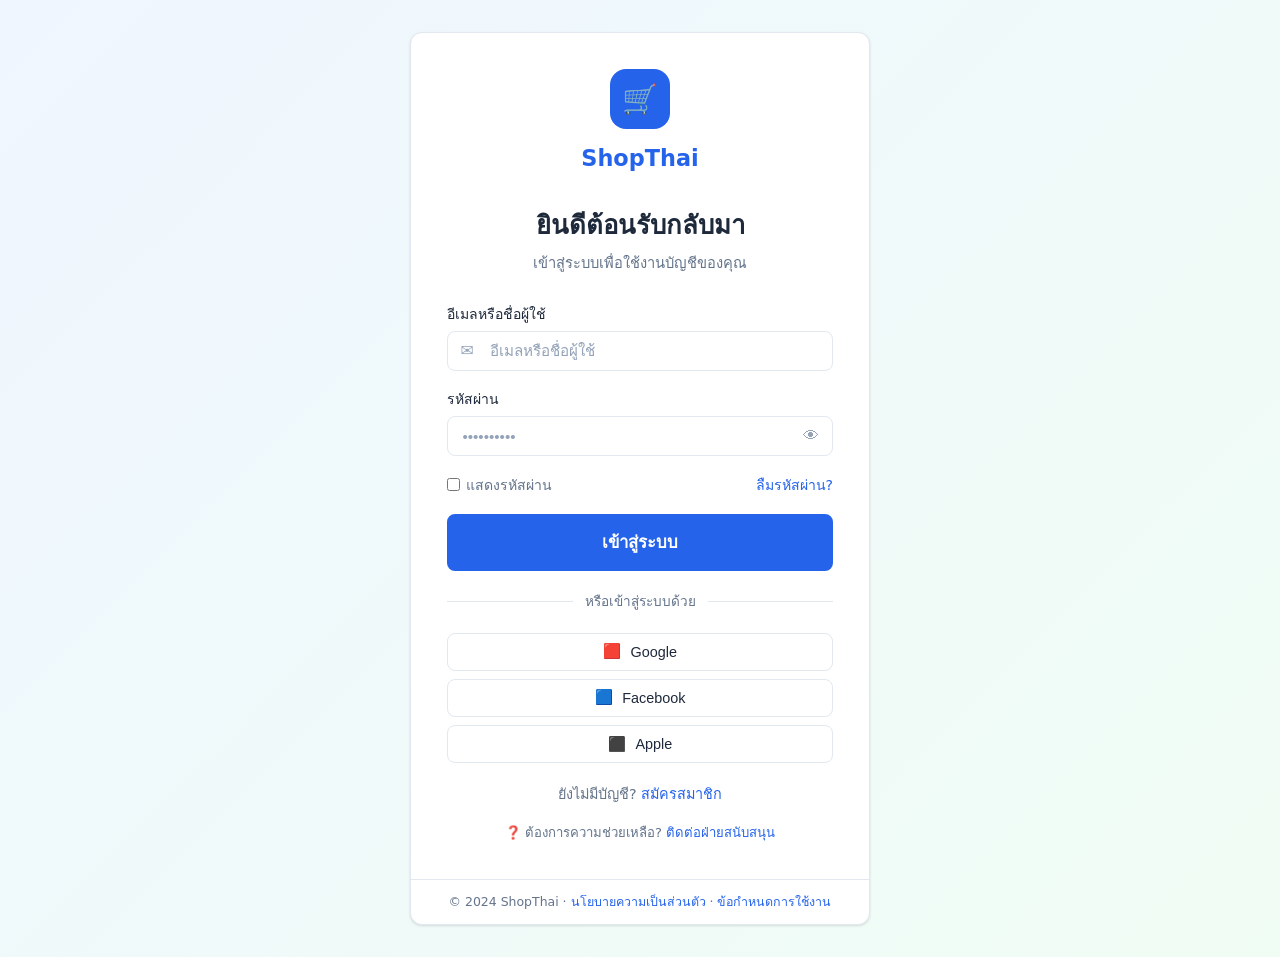
<file: shop/login.html>
<!DOCTYPE html>
<html lang="th">
<head>
  <meta charset="UTF-8">
  <meta name="viewport" content="width=device-width, initial-scale=1.0">
  <title>ShopThai - เข้าสู่ระบบ</title>
  <link rel="stylesheet" href="style.css">
</head>
<body>

<div class="auth-page">
  <div class="auth-card card">
    <div class="card-body" style="padding:2.25rem;">

      <div class="auth-logo">
        <div class="auth-logo-icon">🛒</div>
        <div class="auth-logo-text">ShopThai</div>
      </div>

      <h1 class="auth-title">ยินดีต้อนรับกลับมา</h1>
      <p class="auth-subtitle">เข้าสู่ระบบเพื่อใช้งานบัญชีของคุณ</p>

      <form class="validate" data-success="เข้าสู่ระบบสำเร็จ! กำลังเปลี่ยนหน้า...">
        <div class="form-group">
          <label for="email">อีเมลหรือชื่อผู้ใช้</label>
          <div class="input-icon">
            <span class="icon">✉</span>
            <input type="email" id="email" class="form-control" placeholder="อีเมลหรือชื่อผู้ใช้" required>
          </div>
        </div>

        <div class="form-group">
          <label for="password">รหัสผ่าน</label>
          <div class="password-wrapper">
            <input type="password" id="password" class="form-control" placeholder="••••••••••" required>
            <button type="button" class="toggle-pw">👁</button>
          </div>
        </div>

        <div class="checkbox-row">
          <label>
            <input type="checkbox"> แสดงรหัสผ่าน
          </label>
          <a href="#" style="color:var(--primary); font-size:.88rem;">ลืมรหัสผ่าน?</a>
        </div>

        <button type="submit" class="btn btn-primary btn-block btn-lg">เข้าสู่ระบบ</button>
      </form>

      <div class="divider">หรือเข้าสู่ระบบด้วย</div>

      <button class="social-btn">
        <span>🟥</span> Google
      </button>
      <button class="social-btn">
        <span>🟦</span> Facebook
      </button>
      <button class="social-btn">
        <span>⬛</span> Apple
      </button>

      <p style="text-align:center; margin-top:1.25rem; font-size:.9rem; color:var(--text-muted);">
        ยังไม่มีบัญชี? <a href="signup.html">สมัครสมาชิก</a>
      </p>

      <div style="margin-top:1rem; text-align:center; font-size:.82rem; color:var(--text-muted);">
        ❓ ต้องการความช่วยเหลือ? <a href="contact.html">ติดต่อฝ่ายสนับสนุน</a>
      </div>

    </div>
    <div style="padding:.75rem 2.25rem; border-top:1px solid var(--border); text-align:center; font-size:.78rem; color:var(--text-muted);">
      © 2024 ShopThai · <a href="#">นโยบายความเป็นส่วนตัว</a> · <a href="#">ข้อกำหนดการใช้งาน</a>
    </div>
  </div>
</div>

<script src="script.js"></script>
</body>
</html>
</file>
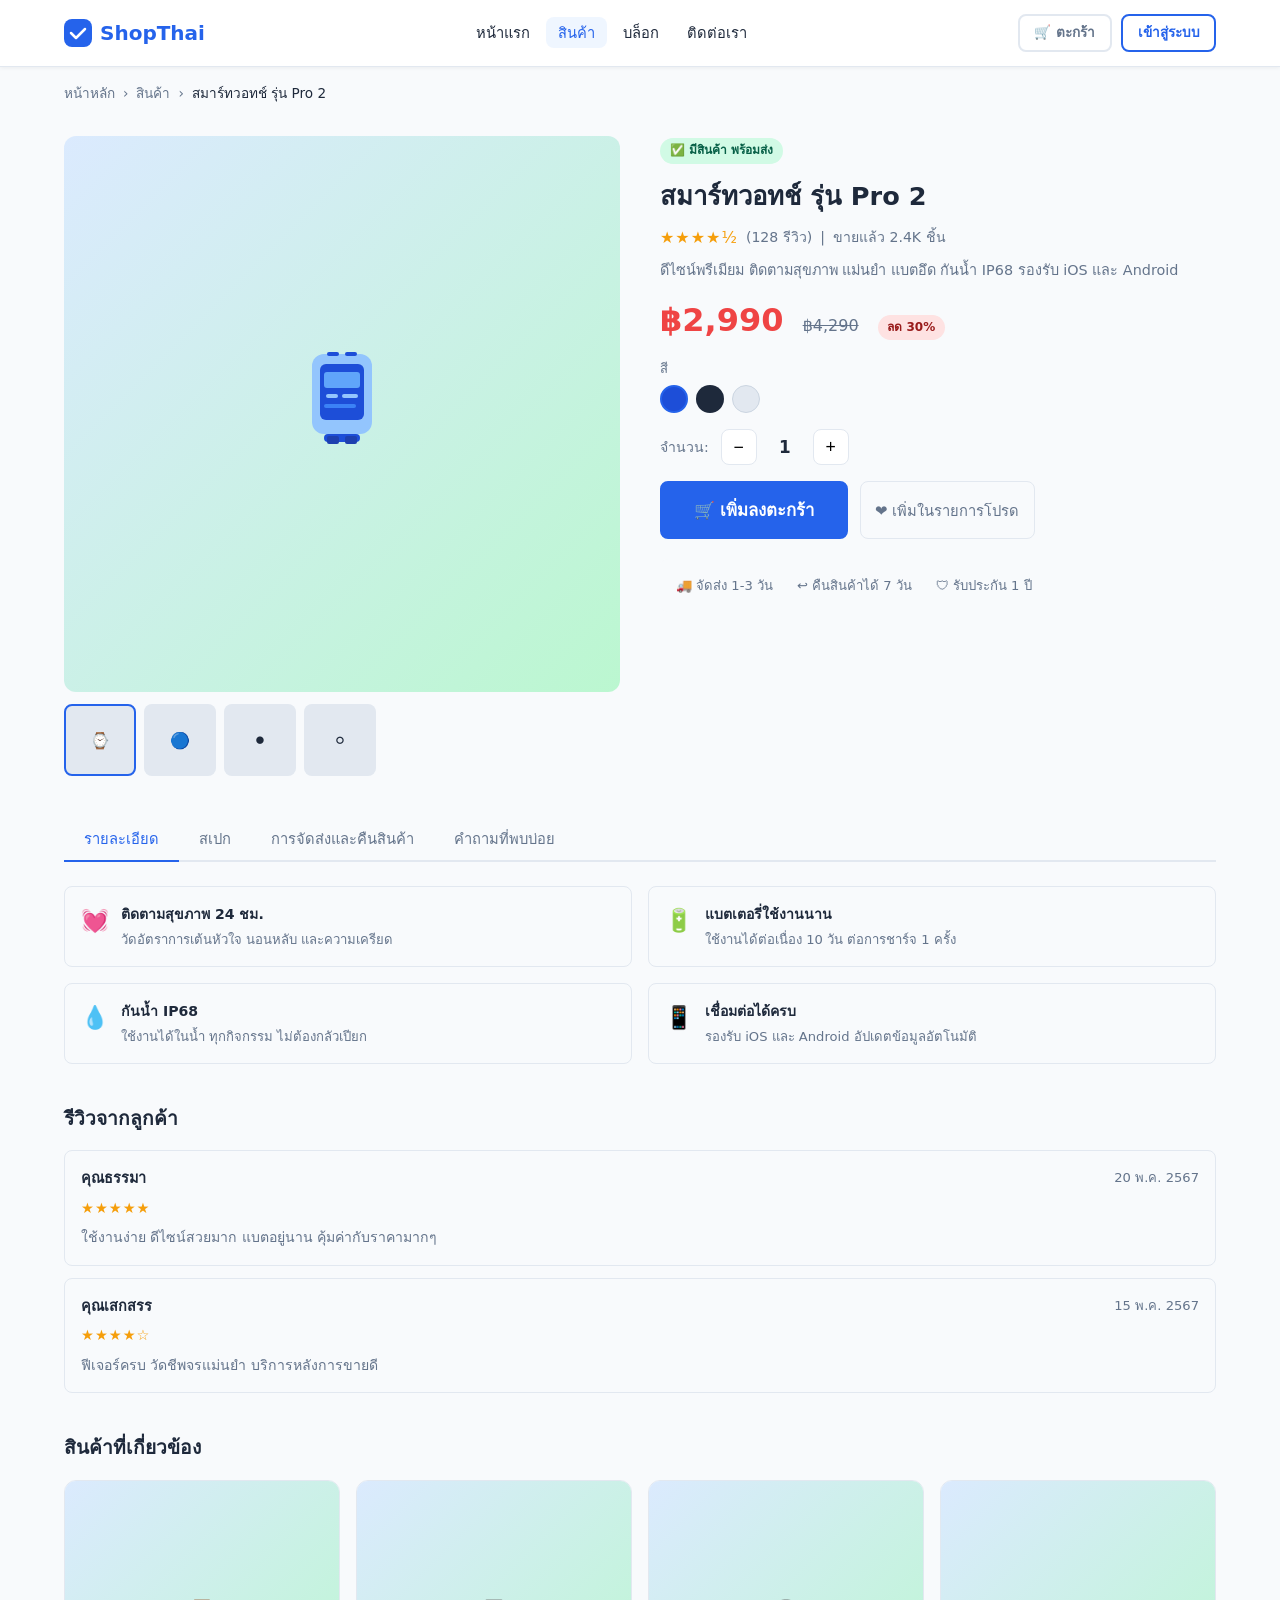
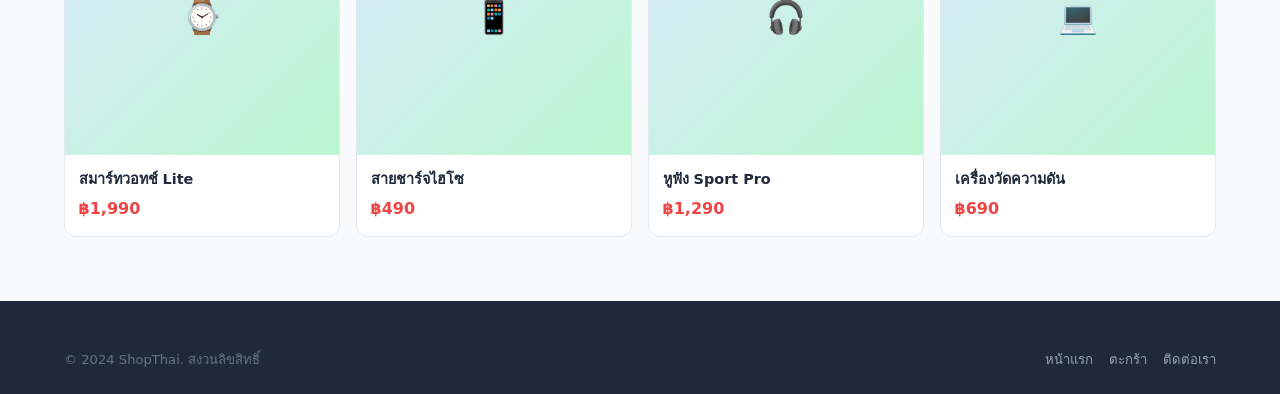
<file: shop/product.html>
<!DOCTYPE html>
<html lang="th">
<head>
  <meta charset="UTF-8">
  <meta name="viewport" content="width=device-width, initial-scale=1.0">
  <title>ShopThai - สมาร์ทวอทช์ รุ่น Pro 2</title>
  <link rel="stylesheet" href="style.css">
</head>
<body>

<nav class="navbar">
  <div class="container">
    <div class="navbar-inner">
      <a href="index.html" class="navbar-brand">
        <svg width="28" height="28" viewBox="0 0 28 28" fill="none"><rect width="28" height="28" rx="8" fill="#2563eb"/><path d="M7 14l5 5 9-9" stroke="#fff" stroke-width="2.5" stroke-linecap="round" stroke-linejoin="round"/></svg>
        ShopThai
      </a>
      <ul class="navbar-nav" id="mainNav">
        <li><a href="index.html">หน้าแรก</a></li>
        <li><a href="product.html" class="active">สินค้า</a></li>
        <li><a href="blog.html">บล็อก</a></li>
        <li><a href="contact.html">ติดต่อเรา</a></li>
      </ul>
      <div class="navbar-actions">
        <a href="cart.html" class="btn btn-ghost btn-sm cart-icon">🛒 ตะกร้า<span class="cart-badge">0</span></a>
        <a href="login.html" class="btn btn-outline btn-sm">เข้าสู่ระบบ</a>
        <button class="hamburger"><span></span><span></span><span></span></button>
      </div>
    </div>
  </div>
</nav>

<div class="container">
  <nav class="breadcrumb">
    <a href="index.html">หน้าหลัก</a> › <a href="#">สินค้า</a> › <span>สมาร์ทวอทช์ รุ่น Pro 2</span>
  </nav>
</div>

<section class="section" style="padding-top:1rem;">
  <div class="container">
    <div class="product-layout">
      <!-- Gallery -->
      <div class="product-gallery">
        <div class="main-img">
          <svg width="160" height="160" viewBox="0 0 160 160" fill="none">
            <rect x="50" y="20" width="60" height="80" rx="12" fill="#93c5fd"/>
            <rect x="58" y="30" width="44" height="56" rx="6" fill="#1d4ed8"/>
            <rect x="62" y="38" width="36" height="16" rx="3" fill="#60a5fa"/>
            <rect x="64" y="60" width="12" height="4" rx="2" fill="#93c5fd"/>
            <rect x="80" y="60" width="16" height="4" rx="2" fill="#93c5fd"/>
            <rect x="62" y="70" width="32" height="4" rx="2" fill="#3b82f6"/>
            <rect x="62" y="100" width="36" height="8" rx="4" fill="#1d4ed8"/>
            <rect x="65" y="18" width="12" height="4" rx="2" fill="#1d4ed8"/>
            <rect x="83" y="18" width="12" height="4" rx="2" fill="#1d4ed8"/>
            <rect x="65" y="102" width="12" height="8" rx="2" fill="#1e40af"/>
            <rect x="83" y="102" width="12" height="8" rx="2" fill="#1e40af"/>
          </svg>
        </div>
        <div class="thumb-row">
          <div class="thumb active" style="display:flex;align-items:center;justify-content:center;">⌚</div>
          <div class="thumb" style="display:flex;align-items:center;justify-content:center;">🔵</div>
          <div class="thumb" style="display:flex;align-items:center;justify-content:center;">⚫</div>
          <div class="thumb" style="display:flex;align-items:center;justify-content:center;">⚪</div>
        </div>
      </div>

      <!-- Info -->
      <div>
        <div class="badge badge-success" style="margin-bottom:.75rem;">✅ มีสินค้า พร้อมส่ง</div>
        <h1 style="font-size:1.6rem; font-weight:800; margin-bottom:.5rem;">สมาร์ทวอทช์ รุ่น Pro 2</h1>
        <div class="product-rating">
          <span class="stars">★★★★½</span>
          <span>(128 รีวิว)</span>
          <span>|</span>
          <span>ขายแล้ว 2.4K ชิ้น</span>
        </div>
        <p style="color:var(--text-muted); font-size:.9rem; line-height:1.7;">ดีไซน์พรีเมียม ติดตามสุขภาพ แม่นยำ แบตอึด กันน้ำ IP68 รองรับ iOS และ Android</p>
        <div class="product-price">
          ฿2,990 <span class="old-price">฿4,290</span>
          <span class="badge badge-danger" style="font-size:.75rem; margin-left:.5rem;">ลด 30%</span>
        </div>

        <div style="display:flex; gap:1rem; flex-wrap:wrap; margin-bottom:1rem;">
          <div>
            <p style="font-size:.82rem; color:var(--text-muted); margin-bottom:.4rem;">สี</p>
            <div style="display:flex; gap:.5rem;">
              <div style="width:28px;height:28px;border-radius:50%;background:#1d4ed8;border:2px solid #2563eb;cursor:pointer;"></div>
              <div style="width:28px;height:28px;border-radius:50%;background:#1e293b;cursor:pointer;"></div>
              <div style="width:28px;height:28px;border-radius:50%;background:#e2e8f0;cursor:pointer;border:1px solid #cbd5e1;"></div>
            </div>
          </div>
        </div>

        <div class="qty-control">
          <span style="font-size:.88rem; color:var(--text-muted);">จำนวน:</span>
          <button class="qty-btn" data-action="minus">−</button>
          <span class="qty-val">1</span>
          <button class="qty-btn" data-action="plus">+</button>
        </div>

        <div style="display:flex; gap:.75rem; flex-wrap:wrap; margin-bottom:1.25rem;">
          <button class="btn btn-primary btn-lg" onclick="addToCart(1,'สมาร์ทวอทช์ Pro 2',2990)">🛒 เพิ่มลงตะกร้า</button>
          <button class="wishlist-btn">❤ เพิ่มในรายการโปรด</button>
        </div>

        <div style="display:flex; gap:1.5rem; flex-wrap:wrap; padding:1rem; background:var(--bg); border-radius:var(--radius-sm);">
          <div style="font-size:.82rem; color:var(--text-muted);">🚚 จัดส่ง 1-3 วัน</div>
          <div style="font-size:.82rem; color:var(--text-muted);">↩ คืนสินค้าได้ 7 วัน</div>
          <div style="font-size:.82rem; color:var(--text-muted);">🛡 รับประกัน 1 ปี</div>
        </div>
      </div>
    </div>

    <!-- Tabs -->
    <div style="margin-top:2.5rem;">
      <div class="tabs">
        <button class="tab-btn active" data-tab="detail">รายละเอียด</button>
        <button class="tab-btn" data-tab="spec">สเปก</button>
        <button class="tab-btn" data-tab="shipping">การจัดส่งและคืนสินค้า</button>
        <button class="tab-btn" data-tab="faq">คำถามที่พบบ่อย</button>
      </div>

      <div class="tab-content active" data-tab="detail">
        <div class="feature-grid">
          <div class="feature-card">
            <div class="feature-card-icon">💓</div>
            <div><h5>ติดตามสุขภาพ 24 ชม.</h5><p>วัดอัตราการเต้นหัวใจ นอนหลับ และความเครียด</p></div>
          </div>
          <div class="feature-card">
            <div class="feature-card-icon">🔋</div>
            <div><h5>แบตเตอรี่ใช้งานนาน</h5><p>ใช้งานได้ต่อเนื่อง 10 วัน ต่อการชาร์จ 1 ครั้ง</p></div>
          </div>
          <div class="feature-card">
            <div class="feature-card-icon">💧</div>
            <div><h5>กันน้ำ IP68</h5><p>ใช้งานได้ในน้ำ ทุกกิจกรรม ไม่ต้องกลัวเปียก</p></div>
          </div>
          <div class="feature-card">
            <div class="feature-card-icon">📱</div>
            <div><h5>เชื่อมต่อได้ครบ</h5><p>รองรับ iOS และ Android อัปเดตข้อมูลอัตโนมัติ</p></div>
          </div>
        </div>
      </div>

      <div class="tab-content" data-tab="spec">
        <table style="width:100%; border-collapse:collapse; font-size:.9rem;">
          <tr><td style="padding:.6rem; border-bottom:1px solid var(--border); color:var(--text-muted); width:40%;">หน้าจอ</td><td style="padding:.6rem; border-bottom:1px solid var(--border);">AMOLED 1.4 นิ้ว 454x454px</td></tr>
          <tr><td style="padding:.6rem; border-bottom:1px solid var(--border); color:var(--text-muted);">แบตเตอรี่</td><td style="padding:.6rem; border-bottom:1px solid var(--border);">420mAh / 10 วัน</td></tr>
          <tr><td style="padding:.6rem; border-bottom:1px solid var(--border); color:var(--text-muted);">กันน้ำ</td><td style="padding:.6rem; border-bottom:1px solid var(--border);">IP68 / 50M</td></tr>
          <tr><td style="padding:.6rem; border-bottom:1px solid var(--border); color:var(--text-muted);">เซ็นเซอร์</td><td style="padding:.6rem; border-bottom:1px solid var(--border);">HR, SpO2, อุณหภูมิ, GPS</td></tr>
          <tr><td style="padding:.6rem; color:var(--text-muted);">น้ำหนัก</td><td style="padding:.6rem;">48g</td></tr>
        </table>
      </div>

      <div class="tab-content" data-tab="shipping">
        <p style="line-height:1.8; color:var(--text-muted); font-size:.92rem;">จัดส่งทั่วประเทศภายใน 1-3 วันทำการ คืนสินค้าได้ภายใน 7 วัน กรณีสินค้าชำรุดหรือผิดรายการ ค่าจัดส่ง ฿50 สำหรับคำสั่งซื้อต่ำกว่า ฿500 — ฟรีค่าจัดส่งสำหรับคำสั่งซื้อ ฿500 ขึ้นไป</p>
      </div>

      <div class="tab-content" data-tab="faq">
        <div class="faq-item">
          <div class="faq-question">รองรับ iPhone ได้ไหม? <span class="faq-chevron">▼</span></div>
          <div class="faq-answer">รองรับ iOS 12 ขึ้นไป และ Android 6.0 ขึ้นไป ผ่านแอป ShopHealth</div>
        </div>
        <div class="faq-item">
          <div class="faq-question">สายเปลี่ยนได้ไหม? <span class="faq-chevron">▼</span></div>
          <div class="faq-answer">ได้ครับ รองรับสาย 22mm มาตรฐาน มีให้เลือกหลายสี</div>
        </div>
      </div>
    </div>

    <!-- Reviews -->
    <div style="margin-top:2.5rem;">
      <h2 style="font-size:1.2rem; font-weight:700; margin-bottom:1rem;">รีวิวจากลูกค้า</h2>
      <div class="review-card">
        <div class="review-header">
          <span class="reviewer">คุณธรรมา</span>
          <span class="review-date">20 พ.ค. 2567</span>
        </div>
        <div class="stars" style="font-size:.9rem;">★★★★★</div>
        <p style="margin-top:.4rem; font-size:.88rem; color:var(--text-muted);">ใช้งานง่าย ดีไซน์สวยมาก แบตอยู่นาน คุ้มค่ากับราคามากๆ</p>
      </div>
      <div class="review-card">
        <div class="review-header">
          <span class="reviewer">คุณเสกสรร</span>
          <span class="review-date">15 พ.ค. 2567</span>
        </div>
        <div class="stars" style="font-size:.9rem;">★★★★☆</div>
        <p style="margin-top:.4rem; font-size:.88rem; color:var(--text-muted);">ฟีเจอร์ครบ วัดชีพจรแม่นยำ บริการหลังการขายดี</p>
      </div>
    </div>

    <!-- Related -->
    <div style="margin-top:2.5rem;">
      <h2 style="font-size:1.2rem; font-weight:700; margin-bottom:1rem;">สินค้าที่เกี่ยวข้อง</h2>
      <div class="related-grid">
        <div class="product-card"><div class="product-card-img">⌚</div><div class="product-card-body"><p class="product-card-title">สมาร์ทวอทช์ Lite</p><p class="product-card-price">฿1,990</p></div></div>
        <div class="product-card"><div class="product-card-img">📱</div><div class="product-card-body"><p class="product-card-title">สายชาร์จไฮโซ</p><p class="product-card-price">฿490</p></div></div>
        <div class="product-card"><div class="product-card-img">🎧</div><div class="product-card-body"><p class="product-card-title">หูฟัง Sport Pro</p><p class="product-card-price">฿1,290</p></div></div>
        <div class="product-card"><div class="product-card-img">💻</div><div class="product-card-body"><p class="product-card-title">เครื่องวัดความดัน</p><p class="product-card-price">฿690</p></div></div>
      </div>
    </div>
  </div>
</section>

<footer>
  <div class="container">
    <div class="footer-bottom" style="border-top:none; padding-top:0;">
      <span>© 2024 ShopThai. สงวนลิขสิทธิ์</span>
      <div style="display:flex;gap:1rem;">
        <a href="index.html" style="color:#94a3b8;">หน้าแรก</a>
        <a href="cart.html" style="color:#94a3b8;">ตะกร้า</a>
        <a href="contact.html" style="color:#94a3b8;">ติดต่อเรา</a>
      </div>
    </div>
  </div>
</footer>

<script src="script.js"></script>
</body>
</html>
</file>
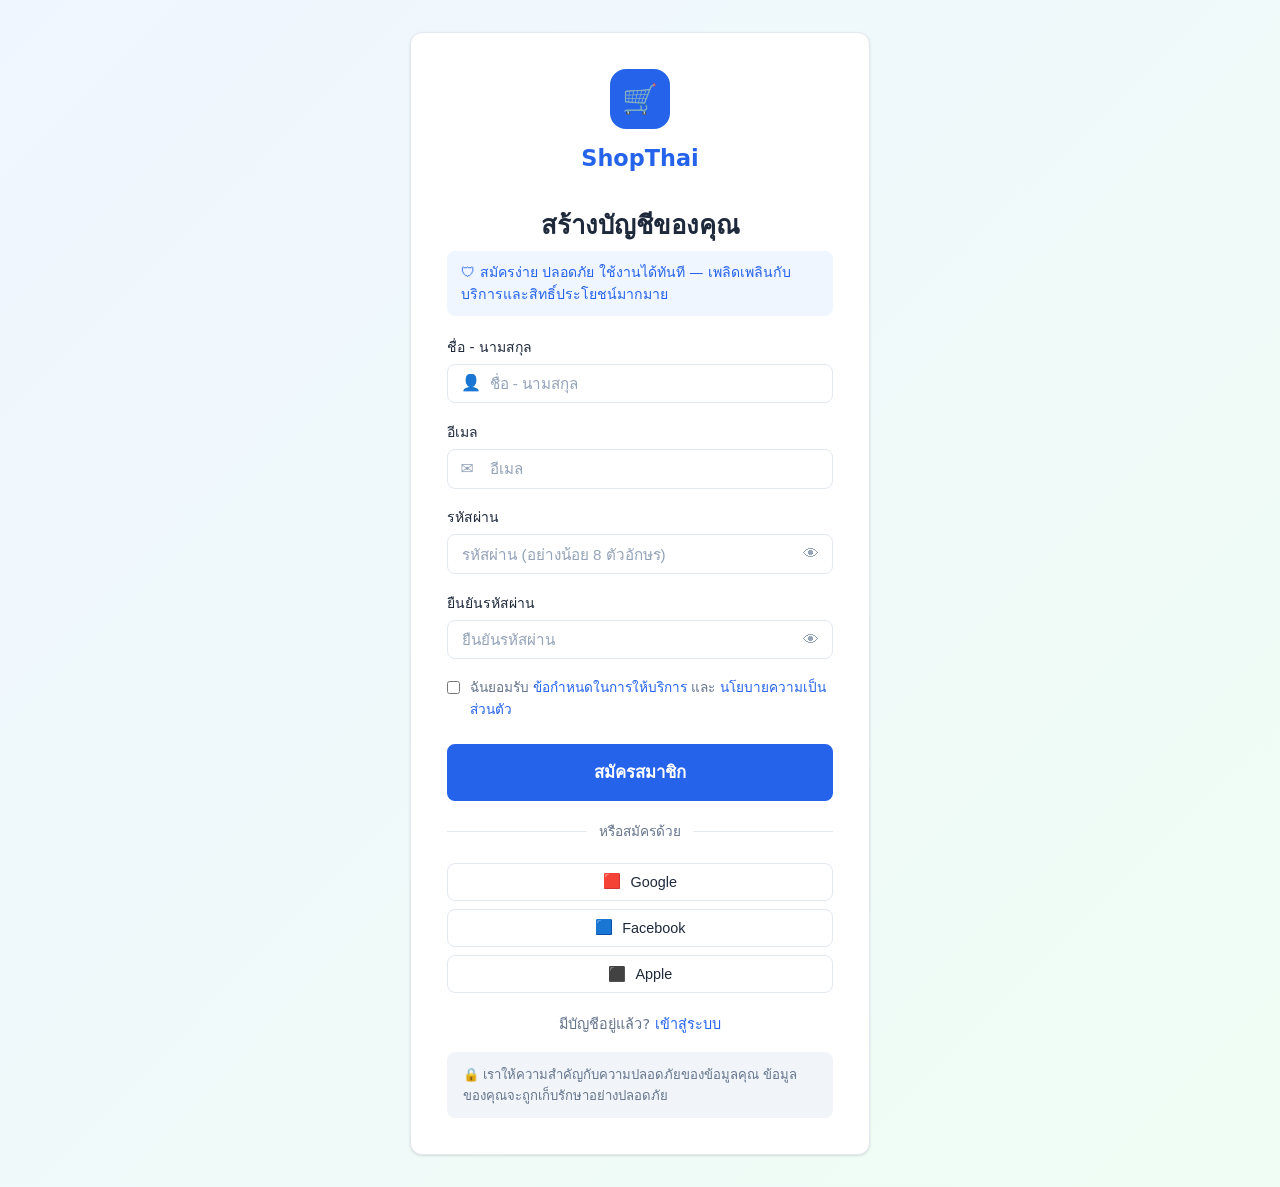
<file: shop/signup.html>
<!DOCTYPE html>
<html lang="th">
<head>
  <meta charset="UTF-8">
  <meta name="viewport" content="width=device-width, initial-scale=1.0">
  <title>ShopThai - สมัครสมาชิก</title>
  <link rel="stylesheet" href="style.css">
</head>
<body>

<div class="auth-page">
  <div class="auth-card card">
    <div class="card-body" style="padding:2.25rem;">

      <div class="auth-logo">
        <div class="auth-logo-icon">🛒</div>
        <div class="auth-logo-text">ShopThai</div>
      </div>

      <h1 class="auth-title">สร้างบัญชีของคุณ</h1>

      <div class="benefit-tag">
        🛡 สมัครง่าย ปลอดภัย ใช้งานได้ทันที — เพลิดเพลินกับบริการและสิทธิ์ประโยชน์มากมาย
      </div>

      <form class="validate" data-success="สมัครสมาชิกสำเร็จ! ยินดีต้อนรับ">
        <div class="form-group">
          <label for="name">ชื่อ - นามสกุล</label>
          <div class="input-icon">
            <span class="icon">👤</span>
            <input type="text" id="name" class="form-control" placeholder="ชื่อ - นามสกุล" required>
          </div>
        </div>

        <div class="form-group">
          <label for="email">อีเมล</label>
          <div class="input-icon">
            <span class="icon">✉</span>
            <input type="email" id="email" class="form-control" placeholder="อีเมล" required>
          </div>
        </div>

        <div class="form-group">
          <label for="password">รหัสผ่าน</label>
          <div class="password-wrapper">
            <input type="password" id="password" class="form-control" placeholder="รหัสผ่าน (อย่างน้อย 8 ตัวอักษร)" required>
            <button type="button" class="toggle-pw">👁</button>
          </div>
        </div>

        <div class="form-group">
          <label for="confirm">ยืนยันรหัสผ่าน</label>
          <div class="password-wrapper">
            <input type="password" id="confirm" class="form-control" placeholder="ยืนยันรหัสผ่าน" required>
            <button type="button" class="toggle-pw">👁</button>
          </div>
        </div>

        <div class="form-group" style="display:flex; align-items:flex-start; gap:.6rem;">
          <input type="checkbox" id="consent" required style="margin-top:.25rem; flex-shrink:0;">
          <label for="consent" style="font-size:.85rem; color:var(--text-muted); cursor:pointer;">
            ฉันยอมรับ <a href="#">ข้อกำหนดในการให้บริการ</a> และ <a href="#">นโยบายความเป็นส่วนตัว</a>
          </label>
        </div>

        <button type="submit" class="btn btn-primary btn-block btn-lg">สมัครสมาชิก</button>
      </form>

      <div class="divider">หรือสมัครด้วย</div>

      <button class="social-btn"><span>🟥</span> Google</button>
      <button class="social-btn"><span>🟦</span> Facebook</button>
      <button class="social-btn"><span>⬛</span> Apple</button>

      <p style="text-align:center; margin-top:1.25rem; font-size:.9rem; color:var(--text-muted);">
        มีบัญชีอยู่แล้ว? <a href="login.html">เข้าสู่ระบบ</a>
      </p>

      <div class="privacy-note">
        🔒 เราให้ความสำคัญกับความปลอดภัยของข้อมูลคุณ ข้อมูลของคุณจะถูกเก็บรักษาอย่างปลอดภัย
      </div>

    </div>
  </div>
</div>

<script src="script.js"></script>
</body>
</html>
</file>
<file: projectile-motion-calculator/style.css>
*,
*::before,
*::after {
    margin: 0;
    padding: 0;
    box-sizing: border-box;
}

:root {
    --primary: #2563eb;
    --primary-hover: #1d4ed8;
    --secondary: #10b981;
    --secondary-hover: #059669;
    --bg: #0f172a;
    --bg-card: #1e293b;
    --bg-input: #334155;
    --text: #f1f5f9;
    --text-muted: #94a3b8;
    --border: #475569;
    --accent: #f59e0b;
    --danger: #ef4444;
    --radius: 10px;
    --shadow: 0 4px 20px rgba(0,0,0,0.3);
}

body {
    font-family: 'Segoe UI', system-ui, -apple-system, sans-serif;
    background: var(--bg);
    color: var(--text);
    line-height: 1.6;
    min-height: 100vh;
}

.container {
    max-width: 1100px;
    margin: 0 auto;
    padding: 2rem 1.5rem;
}

header {
    text-align: center;
    margin-bottom: 2.5rem;
}

header h1 {
    font-size: 2.2rem;
    font-weight: 700;
    background: linear-gradient(135deg, var(--primary), var(--secondary));
    -webkit-background-clip: text;
    -webkit-text-fill-color: transparent;
    background-clip: text;
}

.subtitle {
    color: var(--text-muted);
    margin-top: 0.4rem;
    font-size: 1.05rem;
}

h2 {
    font-size: 1.2rem;
    font-weight: 600;
    margin-bottom: 1rem;
    color: var(--text);
}

/* Layout */
.main-grid {
    display: grid;
    grid-template-columns: 1fr 1fr;
    gap: 1.5rem;
    margin-bottom: 1.5rem;
}

/* Input Panel */
.input-panel,
.results-panel {
    background: var(--bg-card);
    border-radius: var(--radius);
    padding: 1.5rem;
    box-shadow: var(--shadow);
}

.input-group {
    margin-bottom: 1.2rem;
}

.input-group label {
    display: block;
    font-size: 0.88rem;
    font-weight: 500;
    color: var(--text-muted);
    margin-bottom: 0.35rem;
}

.input-group input[type="number"],
.input-group select {
    width: 100%;
    padding: 0.55rem 0.75rem;
    background: var(--bg-input);
    border: 1px solid var(--border);
    border-radius: 6px;
    color: var(--text);
    font-size: 1rem;
    outline: none;
    transition: border-color 0.2s;
}

.input-group input[type="number"]:focus,
.input-group select:focus {
    border-color: var(--primary);
}

.input-group input[type="range"] {
    width: 100%;
    margin-top: 0.4rem;
    accent-color: var(--primary);
    cursor: pointer;
}

.input-group select {
    cursor: pointer;
}

.button-row {
    display: flex;
    gap: 0.6rem;
    margin-top: 1.5rem;
}

.btn-primary,
.btn-secondary,
.btn-outline {
    flex: 1;
    padding: 0.65rem 1rem;
    border: none;
    border-radius: 6px;
    font-size: 0.95rem;
    font-weight: 600;
    cursor: pointer;
    transition: background 0.2s, transform 0.1s;
}

.btn-primary {
    background: var(--primary);
    color: #fff;
}

.btn-primary:hover {
    background: var(--primary-hover);
}

.btn-secondary {
    background: var(--secondary);
    color: #fff;
}

.btn-secondary:hover {
    background: var(--secondary-hover);
}

.btn-outline {
    background: transparent;
    color: var(--text-muted);
    border: 1px solid var(--border);
}

.btn-outline:hover {
    background: var(--bg-input);
    color: var(--text);
}

.btn-primary:active,
.btn-secondary:active,
.btn-outline:active {
    transform: scale(0.97);
}

/* Results Panel */
.results-grid {
    display: grid;
    grid-template-columns: 1fr 1fr;
    gap: 0.8rem;
}

.result-card {
    background: var(--bg);
    border-radius: 8px;
    padding: 1rem;
    text-align: center;
    border: 1px solid var(--border);
    transition: border-color 0.3s;
}

.result-card.highlight {
    border-color: var(--accent);
}

.result-label {
    display: block;
    font-size: 0.78rem;
    color: var(--text-muted);
    text-transform: uppercase;
    letter-spacing: 0.5px;
    margin-bottom: 0.3rem;
}

.result-value {
    display: block;
    font-size: 1.5rem;
    font-weight: 700;
    color: var(--accent);
    font-variant-numeric: tabular-nums;
}

.result-unit {
    display: block;
    font-size: 0.75rem;
    color: var(--text-muted);
    margin-top: 0.1rem;
}

/* Canvas */
.canvas-section {
    background: var(--bg-card);
    border-radius: var(--radius);
    padding: 1.5rem;
    box-shadow: var(--shadow);
    margin-bottom: 1.5rem;
}

.canvas-wrapper {
    position: relative;
    width: 100%;
    background: #0c1222;
    border-radius: 8px;
    overflow: hidden;
    border: 1px solid var(--border);
}

canvas {
    display: block;
    width: 100%;
    height: 400px;
}

/* Formulas */
.formulas-section {
    background: var(--bg-card);
    border-radius: var(--radius);
    padding: 1.5rem;
    box-shadow: var(--shadow);
}

.formulas-grid {
    display: grid;
    grid-template-columns: 1fr 1fr;
    gap: 0.8rem;
}

.formula-card {
    background: var(--bg);
    border-radius: 8px;
    padding: 1rem;
    border: 1px solid var(--border);
}

.formula-card strong {
    display: block;
    font-size: 0.82rem;
    color: var(--text-muted);
    margin-bottom: 0.4rem;
}

.formula-card code {
    font-family: 'Fira Code', 'Cascadia Code', monospace;
    font-size: 0.92rem;
    color: var(--secondary);
}

/* Responsive */
@media (max-width: 768px) {
    .main-grid {
        grid-template-columns: 1fr;
    }

    .formulas-grid {
        grid-template-columns: 1fr;
    }

    header h1 {
        font-size: 1.6rem;
    }

    canvas {
        height: 280px;
    }

    .results-grid {
        grid-template-columns: 1fr 1fr;
    }
}

@media (max-width: 480px) {
    .container {
        padding: 1rem;
    }

    .button-row {
        flex-direction: column;
    }

    .results-grid {
        grid-template-columns: 1fr;
    }
}
</file>
<file: shop/style.css>
*, *::before, *::after { margin: 0; padding: 0; box-sizing: border-box; }

:root {
  --primary: #2563eb;
  --primary-hover: #1d4ed8;
  --primary-light: #eff6ff;
  --secondary: #10b981;
  --secondary-hover: #059669;
  --warning: #f59e0b;
  --danger: #ef4444;
  --purple: #8b5cf6;
  --bg: #f8fafc;
  --card: #ffffff;
  --text: #1e293b;
  --text-muted: #64748b;
  --border: #e2e8f0;
  --border-hover: #cbd5e1;
  --radius: 12px;
  --radius-sm: 8px;
  --shadow: 0 1px 3px rgba(0,0,0,.08), 0 1px 2px rgba(0,0,0,.05);
  --shadow-md: 0 4px 16px rgba(0,0,0,.10);
  --shadow-lg: 0 10px 40px rgba(0,0,0,.12);
}

html { scroll-behavior: smooth; }

body {
  font-family: 'Segoe UI', system-ui, -apple-system, sans-serif;
  background: var(--bg);
  color: var(--text);
  line-height: 1.6;
  min-height: 100vh;
}

a { color: var(--primary); text-decoration: none; }
a:hover { text-decoration: underline; }
img { max-width: 100%; display: block; }
ul { list-style: none; }

/* ── Utilities ─────────────────────────────── */
.container { max-width: 1200px; margin: 0 auto; padding: 0 1.5rem; }
.text-muted { color: var(--text-muted); }
.text-primary { color: var(--primary); }
.text-success { color: var(--secondary); }
.text-danger { color: var(--danger); }
.text-warning { color: var(--warning); }
.fw-bold { font-weight: 700; }
.text-center { text-align: center; }

/* ── Buttons ───────────────────────────────── */
.btn {
  display: inline-flex; align-items: center; justify-content: center; gap: .4rem;
  padding: .65rem 1.4rem; border: 2px solid transparent;
  border-radius: var(--radius-sm); font-size: .95rem; font-weight: 600;
  cursor: pointer; transition: all .18s ease; white-space: nowrap;
}
.btn-primary { background: var(--primary); color: #fff; border-color: var(--primary); }
.btn-primary:hover { background: var(--primary-hover); border-color: var(--primary-hover); text-decoration: none; }
.btn-success { background: var(--secondary); color: #fff; border-color: var(--secondary); }
.btn-success:hover { background: var(--secondary-hover); border-color: var(--secondary-hover); text-decoration: none; }
.btn-danger { background: var(--danger); color: #fff; border-color: var(--danger); }
.btn-outline { background: transparent; color: var(--primary); border-color: var(--primary); }
.btn-outline:hover { background: var(--primary); color: #fff; text-decoration: none; }
.btn-ghost { background: transparent; color: var(--text-muted); border-color: var(--border); }
.btn-ghost:hover { background: var(--border); color: var(--text); text-decoration: none; }
.btn-lg { padding: .85rem 2rem; font-size: 1.05rem; }
.btn-sm { padding: .4rem .9rem; font-size: .85rem; }
.btn-block { width: 100%; }
.btn:active { transform: scale(.97); }

/* ── Badge ─────────────────────────────────── */
.badge {
  display: inline-flex; align-items: center; padding: .2rem .6rem;
  border-radius: 99px; font-size: .75rem; font-weight: 600;
}
.badge-primary { background: var(--primary-light); color: var(--primary); }
.badge-success { background: #d1fae5; color: #065f46; }
.badge-danger { background: #fee2e2; color: #991b1b; }
.badge-warning { background: #fef3c7; color: #92400e; }
.badge-muted { background: var(--border); color: var(--text-muted); }

/* ── Form ──────────────────────────────────── */
.form-group { margin-bottom: 1.1rem; }
.form-group label { display: block; font-size: .875rem; font-weight: 500; color: var(--text); margin-bottom: .35rem; }
.form-control {
  width: 100%; padding: .65rem .9rem;
  background: #fff; border: 1.5px solid var(--border);
  border-radius: var(--radius-sm); color: var(--text); font-size: .95rem;
  transition: border-color .18s; outline: none;
}
.form-control:focus { border-color: var(--primary); box-shadow: 0 0 0 3px rgba(37,99,235,.1); }
.form-control::placeholder { color: #94a3b8; }
select.form-control { cursor: pointer; }
textarea.form-control { resize: vertical; min-height: 110px; }
.input-icon { position: relative; }
.input-icon .form-control { padding-left: 2.6rem; }
.input-icon .icon { position: absolute; left: .85rem; top: 50%; transform: translateY(-50%); color: #94a3b8; font-size: 1rem; }

/* ── Card ──────────────────────────────────── */
.card {
  background: var(--card); border-radius: var(--radius);
  box-shadow: var(--shadow); border: 1px solid var(--border);
}
.card-body { padding: 1.5rem; }
.card-header { padding: 1rem 1.5rem; border-bottom: 1px solid var(--border); font-weight: 600; }

/* ── Navbar ────────────────────────────────── */
.navbar {
  background: #fff; border-bottom: 1px solid var(--border);
  position: sticky; top: 0; z-index: 100;
  box-shadow: 0 1px 4px rgba(0,0,0,.06);
}
.navbar-inner {
  display: flex; align-items: center; justify-content: space-between;
  padding: .85rem 0; gap: 1rem;
}
.navbar-brand { display: flex; align-items: center; gap: .5rem; font-size: 1.25rem; font-weight: 800; color: var(--primary); text-decoration: none; }
.navbar-brand svg { flex-shrink: 0; }
.navbar-nav { display: flex; align-items: center; gap: .25rem; }
.navbar-nav a { padding: .45rem .75rem; border-radius: var(--radius-sm); color: var(--text); font-size: .92rem; font-weight: 500; transition: background .15s; }
.navbar-nav a:hover, .navbar-nav a.active { background: var(--primary-light); color: var(--primary); text-decoration: none; }
.navbar-actions { display: flex; align-items: center; gap: .6rem; }
.cart-icon { position: relative; }
.cart-badge { position: absolute; top: -6px; right: -6px; background: var(--danger); color: #fff; font-size: .65rem; font-weight: 700; border-radius: 99px; width: 18px; height: 18px; display: flex; align-items: center; justify-content: center; }
.hamburger { display: none; background: none; border: none; cursor: pointer; padding: .4rem; }
.hamburger span { display: block; width: 22px; height: 2px; background: var(--text); margin: 5px 0; border-radius: 2px; transition: all .25s; }

/* ── Hero ──────────────────────────────────── */
.hero {
  background: linear-gradient(135deg, #eff6ff 0%, #f0fdf4 100%);
  padding: 5rem 0 4rem;
}
.hero-inner { display: grid; grid-template-columns: 1fr 1fr; gap: 3rem; align-items: center; }
.hero-title { font-size: 2.6rem; font-weight: 800; line-height: 1.2; color: var(--text); margin-bottom: 1rem; }
.hero-title span { color: var(--primary); }
.hero-desc { color: var(--text-muted); font-size: 1.05rem; margin-bottom: 1.75rem; line-height: 1.7; }
.hero-actions { display: flex; gap: .75rem; flex-wrap: wrap; }
.hero-image { background: linear-gradient(135deg, #dbeafe, #bbf7d0); border-radius: var(--radius); height: 320px; display: flex; align-items: center; justify-content: center; }
.hero-image svg { opacity: .4; }

/* ── Section ───────────────────────────────── */
.section { padding: 4rem 0; }
.section-alt { background: #fff; }
.section-title { font-size: 1.65rem; font-weight: 700; margin-bottom: .5rem; }
.section-subtitle { color: var(--text-muted); margin-bottom: 2.5rem; }

/* ── Grid helpers ──────────────────────────── */
.grid-2 { display: grid; grid-template-columns: 1fr 1fr; gap: 1.5rem; }
.grid-3 { display: grid; grid-template-columns: repeat(3, 1fr); gap: 1.5rem; }
.grid-4 { display: grid; grid-template-columns: repeat(4, 1fr); gap: 1.25rem; }

/* ── Service / Feature Cards ───────────────── */
.service-card { padding: 2rem; text-align: center; }
.service-icon { width: 60px; height: 60px; border-radius: 16px; background: var(--primary-light); display: flex; align-items: center; justify-content: center; margin: 0 auto 1rem; color: var(--primary); font-size: 1.6rem; }
.service-card h3 { font-size: 1.05rem; margin-bottom: .5rem; }
.service-card p { color: var(--text-muted); font-size: .9rem; }

/* ── Benefit items ─────────────────────────── */
.benefit-item { display: flex; gap: 1rem; align-items: flex-start; padding: 1.25rem; }
.benefit-icon { width: 48px; height: 48px; border-radius: 12px; flex-shrink: 0; display: flex; align-items: center; justify-content: center; font-size: 1.3rem; }
.benefit-icon.blue { background: #dbeafe; }
.benefit-icon.green { background: #d1fae5; }
.benefit-icon.orange { background: #fef3c7; }
.benefit-icon.purple { background: #ede9fe; }
.benefit-item h4 { font-size: .95rem; margin-bottom: .25rem; }
.benefit-item p { color: var(--text-muted); font-size: .85rem; }

/* ── Trust / Logos ─────────────────────────── */
.trust-section { background: #fff; padding: 3rem 0; text-align: center; }
.logo-row { display: flex; gap: 2rem; justify-content: center; align-items: center; flex-wrap: wrap; margin-top: 1.5rem; }
.logo-placeholder { width: 120px; height: 48px; background: var(--border); border-radius: 8px; display: flex; align-items: center; justify-content: center; color: var(--text-muted); font-size: .75rem; font-weight: 600; }
.stars { color: var(--warning); font-size: 1rem; letter-spacing: 1px; }

/* ── Footer ────────────────────────────────── */
footer {
  background: #1e293b; color: #cbd5e1; padding: 3rem 0 1.5rem;
}
.footer-grid { display: grid; grid-template-columns: 2fr 1fr 1fr 1fr; gap: 2rem; margin-bottom: 2rem; }
.footer-brand { font-size: 1.3rem; font-weight: 800; color: #fff; margin-bottom: .75rem; }
.footer-brand-desc { font-size: .88rem; line-height: 1.7; }
.footer-col h4 { color: #fff; font-size: .95rem; font-weight: 600; margin-bottom: .85rem; }
.footer-col ul li { margin-bottom: .4rem; }
.footer-col ul li a { color: #94a3b8; font-size: .88rem; }
.footer-col ul li a:hover { color: #fff; text-decoration: none; }
.footer-newsletter { margin-top: 1rem; display: flex; gap: .5rem; }
.footer-newsletter input { flex: 1; padding: .55rem .85rem; border-radius: var(--radius-sm); border: 1px solid #334155; background: #334155; color: #fff; font-size: .88rem; outline: none; }
.footer-newsletter input::placeholder { color: #64748b; }
.footer-bottom { border-top: 1px solid #334155; padding-top: 1.25rem; display: flex; justify-content: space-between; align-items: center; font-size: .82rem; color: #64748b; }
.social-links { display: flex; gap: .75rem; margin-top: .75rem; }
.social-links a { width: 34px; height: 34px; border-radius: 8px; background: #334155; display: flex; align-items: center; justify-content: center; color: #94a3b8; font-size: .9rem; transition: background .15s; }
.social-links a:hover { background: var(--primary); color: #fff; text-decoration: none; }

/* ── Auth pages ────────────────────────────── */
.auth-page { min-height: 100vh; background: linear-gradient(135deg, #eff6ff 0%, #f0fdf4 100%); display: flex; align-items: center; justify-content: center; padding: 2rem 1rem; }
.auth-card { width: 100%; max-width: 460px; }
.auth-logo { text-align: center; margin-bottom: 1.75rem; }
.auth-logo-icon { width: 60px; height: 60px; background: var(--primary); border-radius: 16px; display: flex; align-items: center; justify-content: center; margin: 0 auto .75rem; color: #fff; font-size: 1.8rem; }
.auth-logo-text { font-size: 1.4rem; font-weight: 800; color: var(--primary); }
.auth-title { font-size: 1.6rem; font-weight: 700; margin-bottom: .35rem; text-align: center; }
.auth-subtitle { color: var(--text-muted); text-align: center; margin-bottom: 1.75rem; font-size: .92rem; }
.divider { display: flex; align-items: center; gap: .75rem; margin: 1.25rem 0; color: var(--text-muted); font-size: .85rem; }
.divider::before, .divider::after { content: ''; flex: 1; height: 1px; background: var(--border); }
.social-btn { display: flex; align-items: center; justify-content: center; gap: .6rem; padding: .6rem 1rem; border: 1.5px solid var(--border); border-radius: var(--radius-sm); background: #fff; cursor: pointer; font-size: .9rem; font-weight: 500; color: var(--text); transition: border-color .18s, box-shadow .18s; width: 100%; margin-bottom: .5rem; }
.social-btn:hover { border-color: var(--border-hover); box-shadow: var(--shadow); }
.password-wrapper { position: relative; }
.password-wrapper .form-control { padding-right: 2.8rem; }
.toggle-pw { position: absolute; right: .85rem; top: 50%; transform: translateY(-50%); background: none; border: none; cursor: pointer; color: #94a3b8; font-size: 1rem; }
.checkbox-row { display: flex; align-items: center; justify-content: space-between; gap: .5rem; margin-bottom: 1.1rem; font-size: .88rem; }
.checkbox-row label { display: flex; align-items: center; gap: .4rem; cursor: pointer; color: var(--text-muted); }
.benefit-tag { display: flex; align-items: center; gap: .5rem; background: var(--primary-light); color: var(--primary); border-radius: 8px; padding: .6rem .9rem; margin-bottom: 1.25rem; font-size: .88rem; font-weight: 500; }
.privacy-note { background: #f1f5f9; border-radius: var(--radius-sm); padding: .75rem 1rem; font-size: .82rem; color: var(--text-muted); display: flex; gap: .5rem; align-items: flex-start; margin-top: 1rem; }

/* ── Breadcrumb ────────────────────────────── */
.breadcrumb { display: flex; align-items: center; gap: .5rem; font-size: .85rem; color: var(--text-muted); padding: 1rem 0; flex-wrap: wrap; }
.breadcrumb a { color: var(--text-muted); }
.breadcrumb a:hover { color: var(--primary); text-decoration: none; }
.breadcrumb span { color: var(--text); }

/* ── Product Page ──────────────────────────── */
.product-layout { display: grid; grid-template-columns: 1fr 1fr; gap: 2.5rem; align-items: start; }
.product-gallery .main-img { width: 100%; aspect-ratio: 1; background: linear-gradient(135deg, #dbeafe, #bbf7d0); border-radius: var(--radius); display: flex; align-items: center; justify-content: center; margin-bottom: .75rem; }
.thumb-row { display: flex; gap: .5rem; }
.thumb { width: 72px; height: 72px; border-radius: var(--radius-sm); background: var(--border); cursor: pointer; border: 2px solid transparent; transition: border-color .15s; flex-shrink: 0; }
.thumb.active, .thumb:hover { border-color: var(--primary); }
.product-price { font-size: 2rem; font-weight: 800; color: var(--danger); margin: .75rem 0; }
.product-price .old-price { font-size: 1rem; color: var(--text-muted); text-decoration: line-through; font-weight: 400; margin-left: .5rem; }
.product-rating { display: flex; align-items: center; gap: .5rem; color: var(--text-muted); font-size: .88rem; margin-bottom: .5rem; }
.qty-control { display: flex; align-items: center; gap: .75rem; margin: 1rem 0; }
.qty-btn { width: 36px; height: 36px; border: 1.5px solid var(--border); border-radius: var(--radius-sm); background: #fff; font-size: 1.1rem; cursor: pointer; display: flex; align-items: center; justify-content: center; transition: border-color .15s; }
.qty-btn:hover { border-color: var(--primary); color: var(--primary); }
.qty-val { font-size: 1.05rem; font-weight: 600; min-width: 2rem; text-align: center; }
.wishlist-btn { background: none; border: 1.5px solid var(--border); border-radius: var(--radius-sm); padding: .65rem .9rem; cursor: pointer; color: var(--text-muted); transition: all .15s; font-size: .92rem; display: flex; align-items: center; gap: .4rem; }
.wishlist-btn:hover { border-color: var(--danger); color: var(--danger); }
.tabs { display: flex; gap: 0; border-bottom: 2px solid var(--border); margin: 2rem 0 1.5rem; }
.tab-btn { padding: .65rem 1.25rem; border: none; background: none; font-size: .92rem; font-weight: 500; color: var(--text-muted); cursor: pointer; border-bottom: 2px solid transparent; margin-bottom: -2px; transition: all .15s; }
.tab-btn.active { color: var(--primary); border-bottom-color: var(--primary); }
.tab-content { display: none; }
.tab-content.active { display: block; }
.feature-grid { display: grid; grid-template-columns: 1fr 1fr; gap: 1rem; margin: 1.5rem 0; }
.feature-card { padding: 1rem; border: 1px solid var(--border); border-radius: var(--radius-sm); display: flex; gap: .75rem; align-items: flex-start; }
.feature-card-icon { font-size: 1.4rem; }
.feature-card h5 { font-size: .88rem; margin-bottom: .2rem; }
.feature-card p { font-size: .82rem; color: var(--text-muted); }
.review-card { padding: 1rem; border: 1px solid var(--border); border-radius: var(--radius-sm); margin-bottom: .75rem; }
.review-header { display: flex; justify-content: space-between; margin-bottom: .4rem; }
.reviewer { font-weight: 600; font-size: .9rem; }
.review-date { color: var(--text-muted); font-size: .82rem; }
.related-grid { display: grid; grid-template-columns: repeat(4, 1fr); gap: 1rem; }
.product-card { border-radius: var(--radius); overflow: hidden; background: #fff; border: 1px solid var(--border); transition: box-shadow .2s; }
.product-card:hover { box-shadow: var(--shadow-md); }
.product-card-img { aspect-ratio: 1; background: linear-gradient(135deg, #dbeafe, #bbf7d0); display: flex; align-items: center; justify-content: center; font-size: 2rem; }
.product-card-body { padding: .85rem; }
.product-card-title { font-size: .9rem; font-weight: 600; margin-bottom: .3rem; }
.product-card-price { font-size: 1rem; font-weight: 700; color: var(--danger); }

/* ── Cart ──────────────────────────────────── */
.cart-layout { display: grid; grid-template-columns: 1fr 360px; gap: 1.75rem; align-items: start; }
.cart-table { width: 100%; border-collapse: collapse; }
.cart-table th { text-align: left; padding: .75rem 1rem; background: var(--bg); border-bottom: 2px solid var(--border); font-size: .85rem; color: var(--text-muted); }
.cart-table td { padding: 1rem; border-bottom: 1px solid var(--border); vertical-align: middle; }
.cart-item-info { display: flex; gap: .85rem; align-items: center; }
.cart-thumb { width: 70px; height: 70px; background: linear-gradient(135deg, #dbeafe, #bbf7d0); border-radius: var(--radius-sm); flex-shrink: 0; display: flex; align-items: center; justify-content: center; font-size: 1.4rem; }
.cart-item-name { font-weight: 600; font-size: .92rem; }
.cart-item-variant { color: var(--text-muted); font-size: .82rem; margin-top: .15rem; }
.delete-btn { background: none; border: none; color: #94a3b8; cursor: pointer; font-size: 1.1rem; transition: color .15s; padding: .3rem; }
.delete-btn:hover { color: var(--danger); }
.promo-row { display: flex; gap: .5rem; margin-top: 1.25rem; }
.promo-row .form-control { flex: 1; }
.order-summary-row { display: flex; justify-content: space-between; padding: .6rem 0; border-bottom: 1px solid var(--border); font-size: .92rem; }
.order-summary-row:last-of-type { border-bottom: none; }
.order-total { display: flex; justify-content: space-between; padding: .75rem 0; font-size: 1.1rem; font-weight: 700; border-top: 2px solid var(--border); margin-top: .25rem; }
.trust-badges { display: flex; gap: 1rem; justify-content: center; margin-top: 1rem; flex-wrap: wrap; }
.trust-badge { display: flex; align-items: center; gap: .35rem; font-size: .78rem; color: var(--text-muted); }
.trust-badge svg { color: var(--secondary); }

/* ── Checkout ──────────────────────────────── */
.checkout-layout { display: grid; grid-template-columns: 1fr 380px; gap: 1.75rem; align-items: start; }
.step-indicator { display: flex; align-items: center; justify-content: center; gap: 0; margin: 1.5rem 0 2rem; }
.step { display: flex; align-items: center; }
.step-num { width: 34px; height: 34px; border-radius: 50%; border: 2px solid var(--border); background: #fff; display: flex; align-items: center; justify-content: center; font-size: .82rem; font-weight: 700; color: var(--text-muted); flex-shrink: 0; }
.step.active .step-num { background: var(--primary); border-color: var(--primary); color: #fff; }
.step.done .step-num { background: var(--secondary); border-color: var(--secondary); color: #fff; }
.step-label { font-size: .78rem; color: var(--text-muted); margin-top: .3rem; white-space: nowrap; }
.step.active .step-label { color: var(--primary); font-weight: 600; }
.step-connector { flex: 1; height: 2px; background: var(--border); min-width: 40px; max-width: 80px; }
.step-connector.done { background: var(--secondary); }
.step-wrap { display: flex; flex-direction: column; align-items: center; }
.checkout-section { margin-bottom: 1.25rem; }
.checkout-section-title { font-size: 1rem; font-weight: 700; margin-bottom: 1rem; display: flex; align-items: center; gap: .5rem; }
.shipping-method-options { display: grid; grid-template-columns: 1fr 1fr; gap: .75rem; }
.shipping-opt { border: 2px solid var(--border); border-radius: var(--radius-sm); padding: 1rem; cursor: pointer; transition: border-color .15s; display: flex; gap: .6rem; align-items: flex-start; }
.shipping-opt.selected { border-color: var(--primary); background: var(--primary-light); }
.shipping-opt input[type="radio"] { margin-top: .2rem; flex-shrink: 0; }
.shipping-opt-info h5 { font-size: .9rem; margin-bottom: .2rem; }
.shipping-opt-info p { font-size: .8rem; color: var(--text-muted); }
.payment-options { display: flex; flex-direction: column; gap: .6rem; }
.payment-opt { border: 2px solid var(--border); border-radius: var(--radius-sm); padding: .85rem 1rem; cursor: pointer; transition: border-color .15s; display: flex; align-items: center; justify-content: space-between; }
.payment-opt.selected { border-color: var(--primary); background: var(--primary-light); }
.payment-opt-left { display: flex; align-items: center; gap: .75rem; font-size: .9rem; font-weight: 500; }
.payment-icons { display: flex; gap: .35rem; }
.payment-icon { background: var(--border); color: var(--text-muted); border-radius: 4px; padding: .2rem .5rem; font-size: .72rem; font-weight: 700; }
.security-badges { display: flex; gap: 1rem; justify-content: center; margin: 1rem 0; flex-wrap: wrap; }
.security-badge { border: 1px solid var(--border); border-radius: var(--radius-sm); padding: .4rem .75rem; font-size: .72rem; font-weight: 700; color: var(--text-muted); text-align: center; }

/* ── Dashboard ─────────────────────────────── */
.dashboard-layout { display: flex; min-height: 100vh; }
.sidebar { width: 240px; background: #fff; border-right: 1px solid var(--border); display: flex; flex-direction: column; position: fixed; top: 0; left: 0; height: 100vh; z-index: 50; padding-top: 4.5rem; }
.sidebar-nav { flex: 1; padding: 1rem 0; overflow-y: auto; }
.sidebar-item { display: flex; align-items: center; gap: .75rem; padding: .7rem 1.25rem; color: var(--text-muted); font-size: .9rem; font-weight: 500; cursor: pointer; transition: all .15s; border-radius: 0; }
.sidebar-item:hover { background: var(--bg); color: var(--text); }
.sidebar-item.active { background: var(--primary-light); color: var(--primary); border-right: 3px solid var(--primary); }
.sidebar-item svg { flex-shrink: 0; }
.sidebar-divider { height: 1px; background: var(--border); margin: .5rem 0; }
.dashboard-main { margin-left: 240px; flex: 1; display: flex; flex-direction: column; }
.dash-header { background: #fff; border-bottom: 1px solid var(--border); position: sticky; top: 0; z-index: 40; padding: 0 1.5rem; height: 60px; display: flex; align-items: center; justify-content: space-between; gap: 1rem; }
.dash-search { display: flex; align-items: center; gap: .5rem; background: var(--bg); border: 1px solid var(--border); border-radius: var(--radius-sm); padding: .4rem .85rem; font-size: .9rem; flex: 1; max-width: 320px; }
.dash-search input { border: none; background: none; outline: none; font-size: .9rem; color: var(--text); width: 100%; }
.dash-header-right { display: flex; align-items: center; gap: 1rem; }
.icon-btn { background: none; border: none; cursor: pointer; color: var(--text-muted); font-size: 1.1rem; padding: .3rem; border-radius: var(--radius-sm); transition: color .15s; }
.icon-btn:hover { color: var(--primary); }
.profile-chip { display: flex; align-items: center; gap: .5rem; cursor: pointer; padding: .3rem .5rem; border-radius: var(--radius-sm); }
.profile-avatar { width: 34px; height: 34px; border-radius: 50%; background: var(--primary); color: #fff; display: flex; align-items: center; justify-content: center; font-weight: 700; font-size: .88rem; }
.dash-content { padding: 1.75rem; flex: 1; }
.page-header-row { display: flex; align-items: center; justify-content: space-between; margin-bottom: 1.5rem; flex-wrap: wrap; gap: 1rem; }
.date-filter { display: flex; align-items: center; gap: .5rem; border: 1px solid var(--border); border-radius: var(--radius-sm); padding: .45rem .85rem; font-size: .85rem; background: #fff; cursor: pointer; }
.kpi-grid { display: grid; grid-template-columns: repeat(4, 1fr); gap: 1.1rem; margin-bottom: 1.5rem; }
.kpi-card { background: #fff; border-radius: var(--radius); padding: 1.25rem 1.35rem; border: 1px solid var(--border); }
.kpi-header { display: flex; justify-content: space-between; align-items: flex-start; margin-bottom: .75rem; }
.kpi-label { font-size: .82rem; color: var(--text-muted); font-weight: 500; }
.kpi-icon { width: 38px; height: 38px; border-radius: 10px; display: flex; align-items: center; justify-content: center; font-size: 1.1rem; }
.kpi-value { font-size: 1.6rem; font-weight: 800; color: var(--text); }
.kpi-change { font-size: .78rem; font-weight: 600; margin-top: .3rem; }
.kpi-change.up { color: var(--secondary); }
.kpi-change.down { color: var(--danger); }
.charts-row { display: grid; grid-template-columns: 1.6fr 1fr; gap: 1.25rem; margin-bottom: 1.5rem; }
.chart-card { background: #fff; border-radius: var(--radius); border: 1px solid var(--border); padding: 1.25rem; }
.chart-card-header { display: flex; justify-content: space-between; align-items: center; margin-bottom: 1rem; }
.chart-card-title { font-size: .95rem; font-weight: 600; }
.data-table { width: 100%; border-collapse: collapse; }
.data-table th { text-align: left; padding: .7rem 1rem; background: var(--bg); font-size: .8rem; color: var(--text-muted); font-weight: 600; }
.data-table td { padding: .8rem 1rem; border-top: 1px solid var(--border); font-size: .88rem; }
.data-table tr:hover td { background: var(--bg); }
.bottom-row { display: grid; grid-template-columns: 1fr 1fr 280px; gap: 1.25rem; }
.notif-item { display: flex; gap: .75rem; padding: .6rem 0; border-bottom: 1px solid var(--border); align-items: flex-start; }
.notif-icon { width: 32px; height: 32px; border-radius: 8px; display: flex; align-items: center; justify-content: center; font-size: .9rem; flex-shrink: 0; }
.notif-text { font-size: .85rem; }
.notif-time { font-size: .75rem; color: var(--text-muted); margin-top: .15rem; }
.quick-actions-grid { display: grid; grid-template-columns: 1fr 1fr; gap: .75rem; }
.quick-action-btn { background: var(--bg); border: 1px solid var(--border); border-radius: var(--radius-sm); padding: .85rem; text-align: center; cursor: pointer; transition: all .15s; }
.quick-action-btn:hover { border-color: var(--primary); background: var(--primary-light); }
.quick-action-btn .qa-icon { font-size: 1.4rem; margin-bottom: .3rem; }
.quick-action-btn p { font-size: .8rem; color: var(--text-muted); }
.profile-area { text-align: center; }
.profile-avatar-lg { width: 64px; height: 64px; border-radius: 50%; background: var(--primary); color: #fff; display: flex; align-items: center; justify-content: center; font-size: 1.5rem; font-weight: 700; margin: 0 auto .75rem; }

/* ── Blog Listing ──────────────────────────── */
.blog-layout { display: grid; grid-template-columns: 1fr 300px; gap: 2rem; align-items: start; }
.blog-header-row { display: flex; align-items: center; justify-content: space-between; margin-bottom: 1.5rem; flex-wrap: wrap; gap: 1rem; }
.search-box { display: flex; align-items: center; gap: .5rem; border: 1.5px solid var(--border); border-radius: var(--radius-sm); padding: .5rem .85rem; background: #fff; }
.search-box input { border: none; outline: none; font-size: .9rem; color: var(--text); width: 200px; }
.category-tabs { display: flex; gap: .5rem; flex-wrap: wrap; margin-bottom: 1.5rem; }
.cat-tab { padding: .4rem .9rem; border-radius: 99px; border: 1.5px solid var(--border); background: #fff; font-size: .85rem; font-weight: 500; cursor: pointer; transition: all .15s; color: var(--text-muted); }
.cat-tab.active, .cat-tab:hover { background: var(--primary); border-color: var(--primary); color: #fff; }
.featured-post { background: #fff; border-radius: var(--radius); overflow: hidden; border: 1px solid var(--border); margin-bottom: 1.5rem; }
.featured-post-img { height: 220px; background: linear-gradient(135deg, #dbeafe, #bbf7d0); display: flex; align-items: center; justify-content: center; font-size: 3rem; }
.featured-post-body { padding: 1.25rem; }
.article-cards { display: grid; grid-template-columns: repeat(3, 1fr); gap: 1rem; margin-bottom: 1.5rem; }
.article-card { background: #fff; border-radius: var(--radius); overflow: hidden; border: 1px solid var(--border); transition: box-shadow .2s; }
.article-card:hover { box-shadow: var(--shadow-md); }
.article-card-img { height: 150px; background: linear-gradient(135deg, #dbeafe, #bbf7d0); display: flex; align-items: center; justify-content: center; font-size: 2rem; }
.article-card-body { padding: 1rem; }
.article-card-cat { font-size: .75rem; font-weight: 600; color: var(--primary); margin-bottom: .35rem; }
.article-card-title { font-size: .92rem; font-weight: 700; margin-bottom: .5rem; line-height: 1.4; }
.article-card-meta { font-size: .78rem; color: var(--text-muted); display: flex; gap: .75rem; flex-wrap: wrap; }
.pagination { display: flex; align-items: center; gap: .4rem; justify-content: center; margin: 1.5rem 0; }
.page-btn { width: 36px; height: 36px; border: 1.5px solid var(--border); border-radius: var(--radius-sm); background: #fff; font-size: .88rem; cursor: pointer; display: flex; align-items: center; justify-content: center; transition: all .15s; }
.page-btn.active { background: var(--primary); border-color: var(--primary); color: #fff; }
.page-btn:hover:not(.active) { border-color: var(--primary); color: var(--primary); }
.sidebar-widget { background: #fff; border: 1px solid var(--border); border-radius: var(--radius); padding: 1.25rem; margin-bottom: 1.25rem; }
.sidebar-widget-title { font-size: .95rem; font-weight: 700; margin-bottom: 1rem; }
.cat-list-item { display: flex; justify-content: space-between; align-items: center; padding: .45rem 0; border-bottom: 1px solid var(--border); font-size: .88rem; }
.cat-list-item:last-child { border-bottom: none; }
.cat-count { background: var(--border); border-radius: 99px; padding: .1rem .55rem; font-size: .75rem; color: var(--text-muted); }
.popular-post { display: flex; gap: .75rem; padding: .5rem 0; border-bottom: 1px solid var(--border); align-items: flex-start; }
.popular-post:last-child { border-bottom: none; }
.popular-post-img { width: 52px; height: 52px; border-radius: var(--radius-sm); background: var(--border); flex-shrink: 0; display: flex; align-items: center; justify-content: center; font-size: 1.2rem; }
.popular-post-title { font-size: .85rem; font-weight: 600; line-height: 1.4; margin-bottom: .2rem; }
.popular-post-date { font-size: .75rem; color: var(--text-muted); }
.newsletter-input-row { display: flex; flex-direction: column; gap: .5rem; margin-top: .75rem; }

/* ── Blog Post ─────────────────────────────── */
.post-layout { display: grid; grid-template-columns: 1fr 280px; gap: 2.5rem; align-items: start; }
.post-title { font-size: 2rem; font-weight: 800; line-height: 1.25; margin-bottom: .75rem; }
.post-meta { display: flex; gap: 1.25rem; color: var(--text-muted); font-size: .85rem; flex-wrap: wrap; margin-bottom: 1.5rem; }
.post-meta span { display: flex; align-items: center; gap: .3rem; }
.featured-img { width: 100%; aspect-ratio: 16/9; background: linear-gradient(135deg, #dbeafe, #bbf7d0); border-radius: var(--radius); display: flex; align-items: center; justify-content: center; margin-bottom: 2rem; font-size: 3rem; }
.article-body { font-size: .97rem; line-height: 1.85; color: #334155; }
.article-body h2 { font-size: 1.35rem; margin: 1.75rem 0 .75rem; color: var(--text); }
.article-body h3 { font-size: 1.1rem; margin: 1.25rem 0 .5rem; color: var(--text); }
.article-body p { margin-bottom: 1rem; }
.article-body ul, .article-body ol { padding-left: 1.5rem; margin-bottom: 1rem; }
.article-body li { margin-bottom: .3rem; }
.blockquote { background: var(--primary-light); border-left: 4px solid var(--primary); padding: 1.25rem 1.5rem; border-radius: 0 var(--radius-sm) var(--radius-sm) 0; margin: 1.5rem 0; color: var(--text); font-style: italic; font-size: 1rem; }
.video-embed { background: #0f172a; border-radius: var(--radius); height: 300px; display: flex; align-items: center; justify-content: center; margin: 1.5rem 0; }
.play-btn { width: 60px; height: 60px; border-radius: 50%; background: rgba(255,255,255,.9); display: flex; align-items: center; justify-content: center; font-size: 1.5rem; cursor: pointer; }
.share-row { display: flex; align-items: center; gap: .75rem; margin: 2rem 0; flex-wrap: wrap; }
.share-btn { display: flex; align-items: center; gap: .4rem; padding: .45rem 1rem; border-radius: 99px; font-size: .85rem; font-weight: 500; border: none; cursor: pointer; transition: opacity .15s; }
.share-btn:hover { opacity: .85; }
.share-fb { background: #1877f2; color: #fff; }
.share-x { background: #000; color: #fff; }
.share-line { background: #06c755; color: #fff; }
.share-copy { background: var(--border); color: var(--text); }
.toc { position: sticky; top: 76px; }
.toc-title { font-size: .9rem; font-weight: 700; margin-bottom: .75rem; }
.toc-list { list-style: none; padding: 0; }
.toc-list li { padding: .35rem 0; border-bottom: 1px solid var(--border); font-size: .85rem; }
.toc-list li a { color: var(--text-muted); }
.toc-list li a:hover { color: var(--primary); text-decoration: none; }
.related-posts { display: grid; grid-template-columns: repeat(3, 1fr); gap: 1rem; }
.cta-banner { background: linear-gradient(135deg, var(--primary), #6366f1); color: #fff; border-radius: var(--radius); padding: 2.5rem; text-align: center; margin: 3rem 0; }
.cta-banner h3 { font-size: 1.4rem; margin-bottom: .5rem; }
.cta-banner p { opacity: .85; margin-bottom: 1.25rem; }
.cta-newsletter-row { display: flex; gap: .5rem; justify-content: center; max-width: 400px; margin: 0 auto; }
.cta-newsletter-row input { flex: 1; padding: .65rem 1rem; border-radius: var(--radius-sm); border: none; font-size: .95rem; outline: none; }

/* ── Contact ───────────────────────────────── */
.contact-layout { display: grid; grid-template-columns: 1.2fr 1fr; gap: 2rem; }
.contact-detail-item { display: flex; gap: 1rem; padding: .85rem 0; border-bottom: 1px solid var(--border); align-items: flex-start; }
.contact-detail-icon { width: 40px; height: 40px; border-radius: 10px; flex-shrink: 0; display: flex; align-items: center; justify-content: center; font-size: 1.1rem; }
.contact-detail-icon.blue { background: #dbeafe; color: var(--primary); }
.contact-detail-icon.green { background: #d1fae5; color: var(--secondary); }
.contact-detail-icon.orange { background: #fef3c7; color: var(--warning); }
.contact-detail-icon.purple { background: #ede9fe; color: var(--purple); }
.contact-detail-label { font-size: .78rem; color: var(--text-muted); margin-bottom: .15rem; }
.contact-detail-value { font-size: .92rem; font-weight: 500; }
.map-placeholder { background: linear-gradient(135deg, #d1fae5, #dbeafe); border-radius: var(--radius); height: 220px; display: flex; align-items: center; justify-content: center; margin-bottom: 1rem; }
.hours-table { width: 100%; border-collapse: collapse; font-size: .88rem; }
.hours-table td { padding: .45rem 0; border-bottom: 1px solid var(--border); }
.hours-table td:last-child { text-align: right; color: var(--text-muted); }
.faq-item { border: 1px solid var(--border); border-radius: var(--radius-sm); margin-bottom: .6rem; overflow: hidden; }
.faq-question { padding: .85rem 1rem; font-weight: 600; font-size: .9rem; cursor: pointer; display: flex; justify-content: space-between; align-items: center; background: #fff; }
.faq-answer { padding: 0 1rem; max-height: 0; overflow: hidden; transition: max-height .3s ease, padding .3s ease; font-size: .88rem; color: var(--text-muted); line-height: 1.7; }
.faq-item.open .faq-answer { max-height: 200px; padding: .75rem 1rem 1rem; }
.faq-chevron { transition: transform .3s; font-size: .85rem; }
.faq-item.open .faq-chevron { transform: rotate(180deg); }
.cta-bar { background: linear-gradient(135deg, #eff6ff, #f0fdf4); border: 1px solid var(--border); border-radius: var(--radius); padding: 2rem; display: flex; align-items: center; justify-content: space-between; gap: 1.5rem; flex-wrap: wrap; margin: 2.5rem 0; }
.cta-bar-text h3 { font-size: 1.2rem; font-weight: 700; margin-bottom: .3rem; }
.cta-bar-text p { color: var(--text-muted); font-size: .9rem; }

/* ── Responsive ────────────────────────────── */
@media (max-width: 1024px) {
  .kpi-grid { grid-template-columns: repeat(2, 1fr); }
  .charts-row { grid-template-columns: 1fr; }
  .bottom-row { grid-template-columns: 1fr 1fr; }
  .footer-grid { grid-template-columns: 1fr 1fr; }
  .related-grid { grid-template-columns: repeat(2, 1fr); }
}

@media (max-width: 900px) {
  .hero-inner { grid-template-columns: 1fr; }
  .hero-image { height: 220px; }
  .hero-title { font-size: 2rem; }
  .product-layout { grid-template-columns: 1fr; }
  .cart-layout { grid-template-columns: 1fr; }
  .checkout-layout { grid-template-columns: 1fr; }
  .blog-layout { grid-template-columns: 1fr; }
  .post-layout { grid-template-columns: 1fr; }
  .contact-layout { grid-template-columns: 1fr; }
  .article-cards { grid-template-columns: 1fr 1fr; }
  .related-posts { grid-template-columns: 1fr 1fr; }
}

@media (max-width: 768px) {
  .hamburger { display: flex; flex-direction: column; }
  .navbar-nav { display: none; position: absolute; top: 60px; left: 0; right: 0; background: #fff; padding: 1rem; flex-direction: column; align-items: stretch; border-bottom: 1px solid var(--border); box-shadow: var(--shadow-md); }
  .navbar-nav.open { display: flex; }
  .navbar-nav a { padding: .65rem 1rem; }
  .grid-3 { grid-template-columns: 1fr; }
  .grid-4 { grid-template-columns: 1fr 1fr; }
  .feature-grid { grid-template-columns: 1fr; }
  .section { padding: 2.5rem 0; }
  .hero { padding: 3rem 0 2.5rem; }
  .footer-grid { grid-template-columns: 1fr; }
  .dashboard-layout { flex-direction: column; }
  .sidebar { width: 100%; position: static; height: auto; padding-top: 0; }
  .dashboard-main { margin-left: 0; }
  .kpi-grid { grid-template-columns: 1fr 1fr; }
  .bottom-row { grid-template-columns: 1fr; }
  .article-cards { grid-template-columns: 1fr; }
  .related-posts { grid-template-columns: 1fr; }
  .shipping-method-options { grid-template-columns: 1fr; }
  .step-connector { min-width: 20px; }
  .section-title { font-size: 1.35rem; }
}

@media (max-width: 480px) {
  .container { padding: 0 1rem; }
  .kpi-grid { grid-template-columns: 1fr; }
  .grid-2 { grid-template-columns: 1fr; }
  .grid-4 { grid-template-columns: 1fr; }
  .auth-card { max-width: 100%; }
  .hero-title { font-size: 1.65rem; }
  .cta-newsletter-row { flex-direction: column; }
  .post-title { font-size: 1.5rem; }
}
</file>
